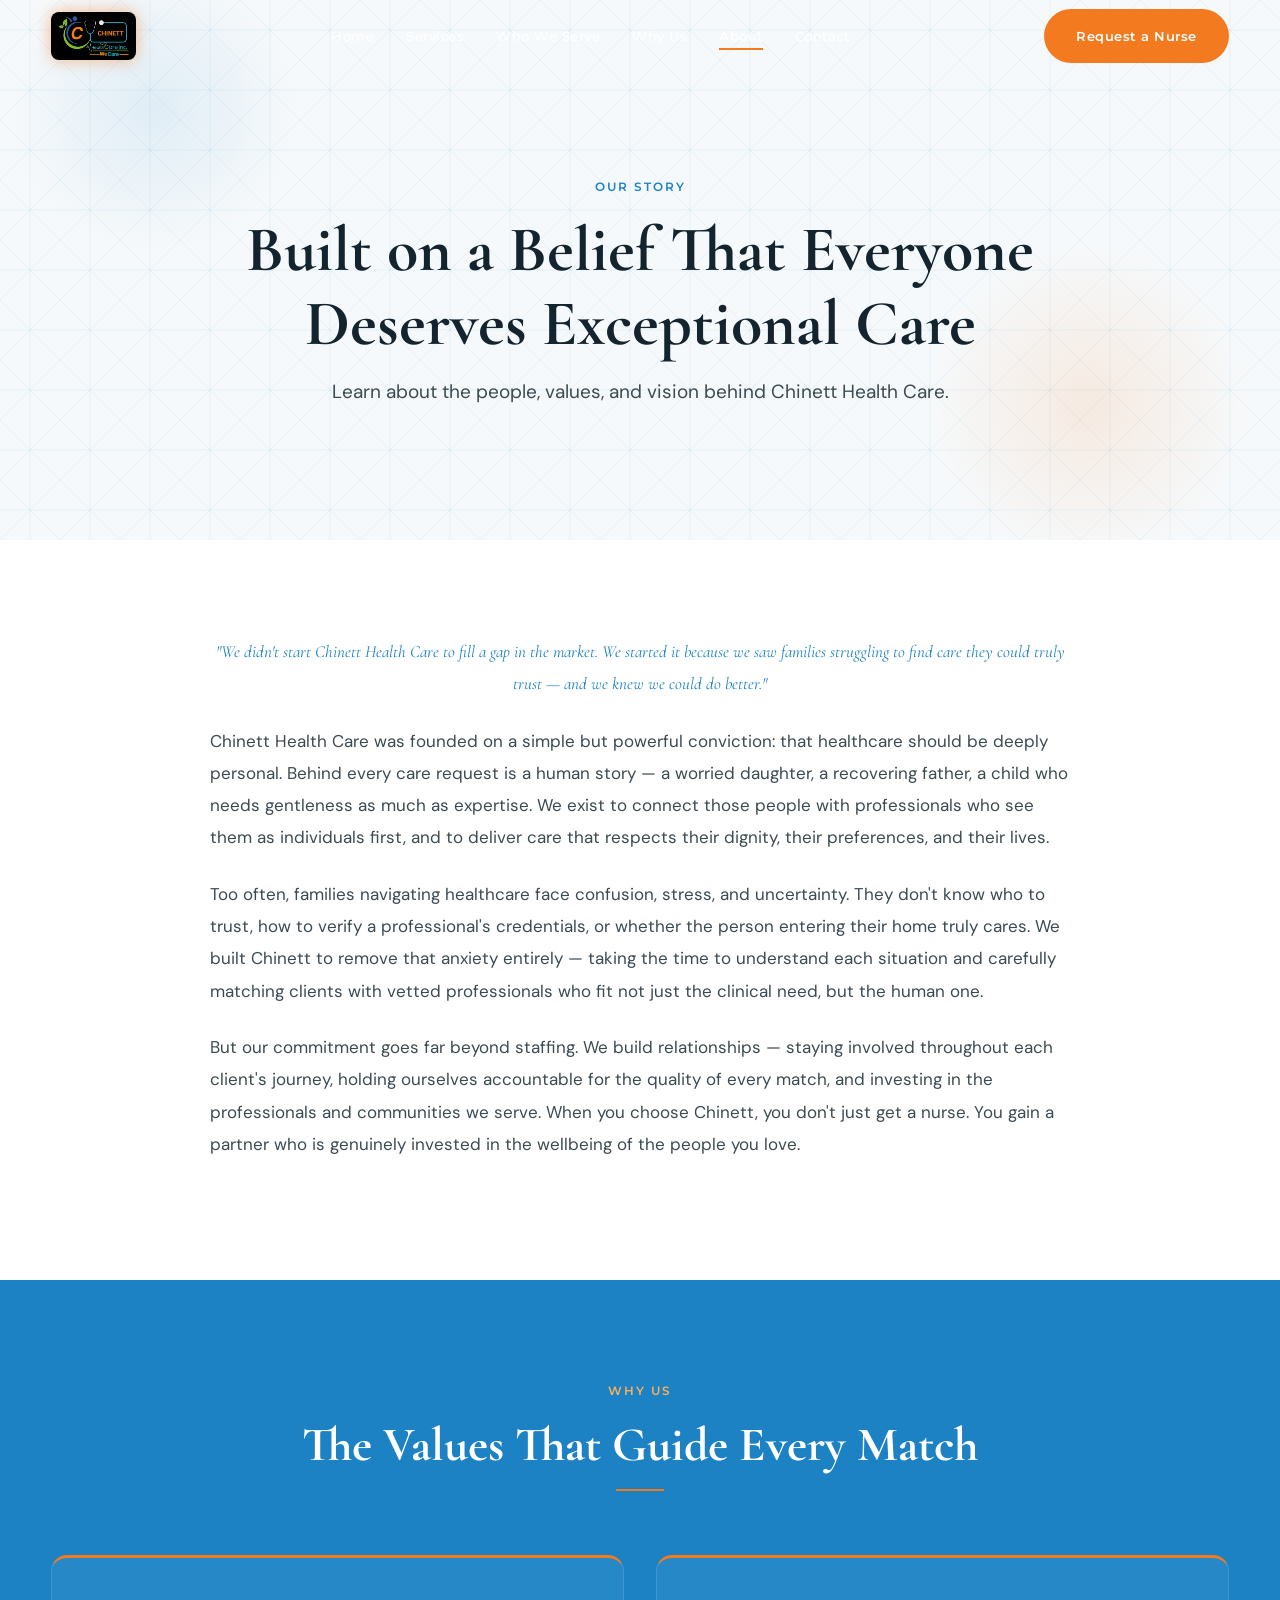
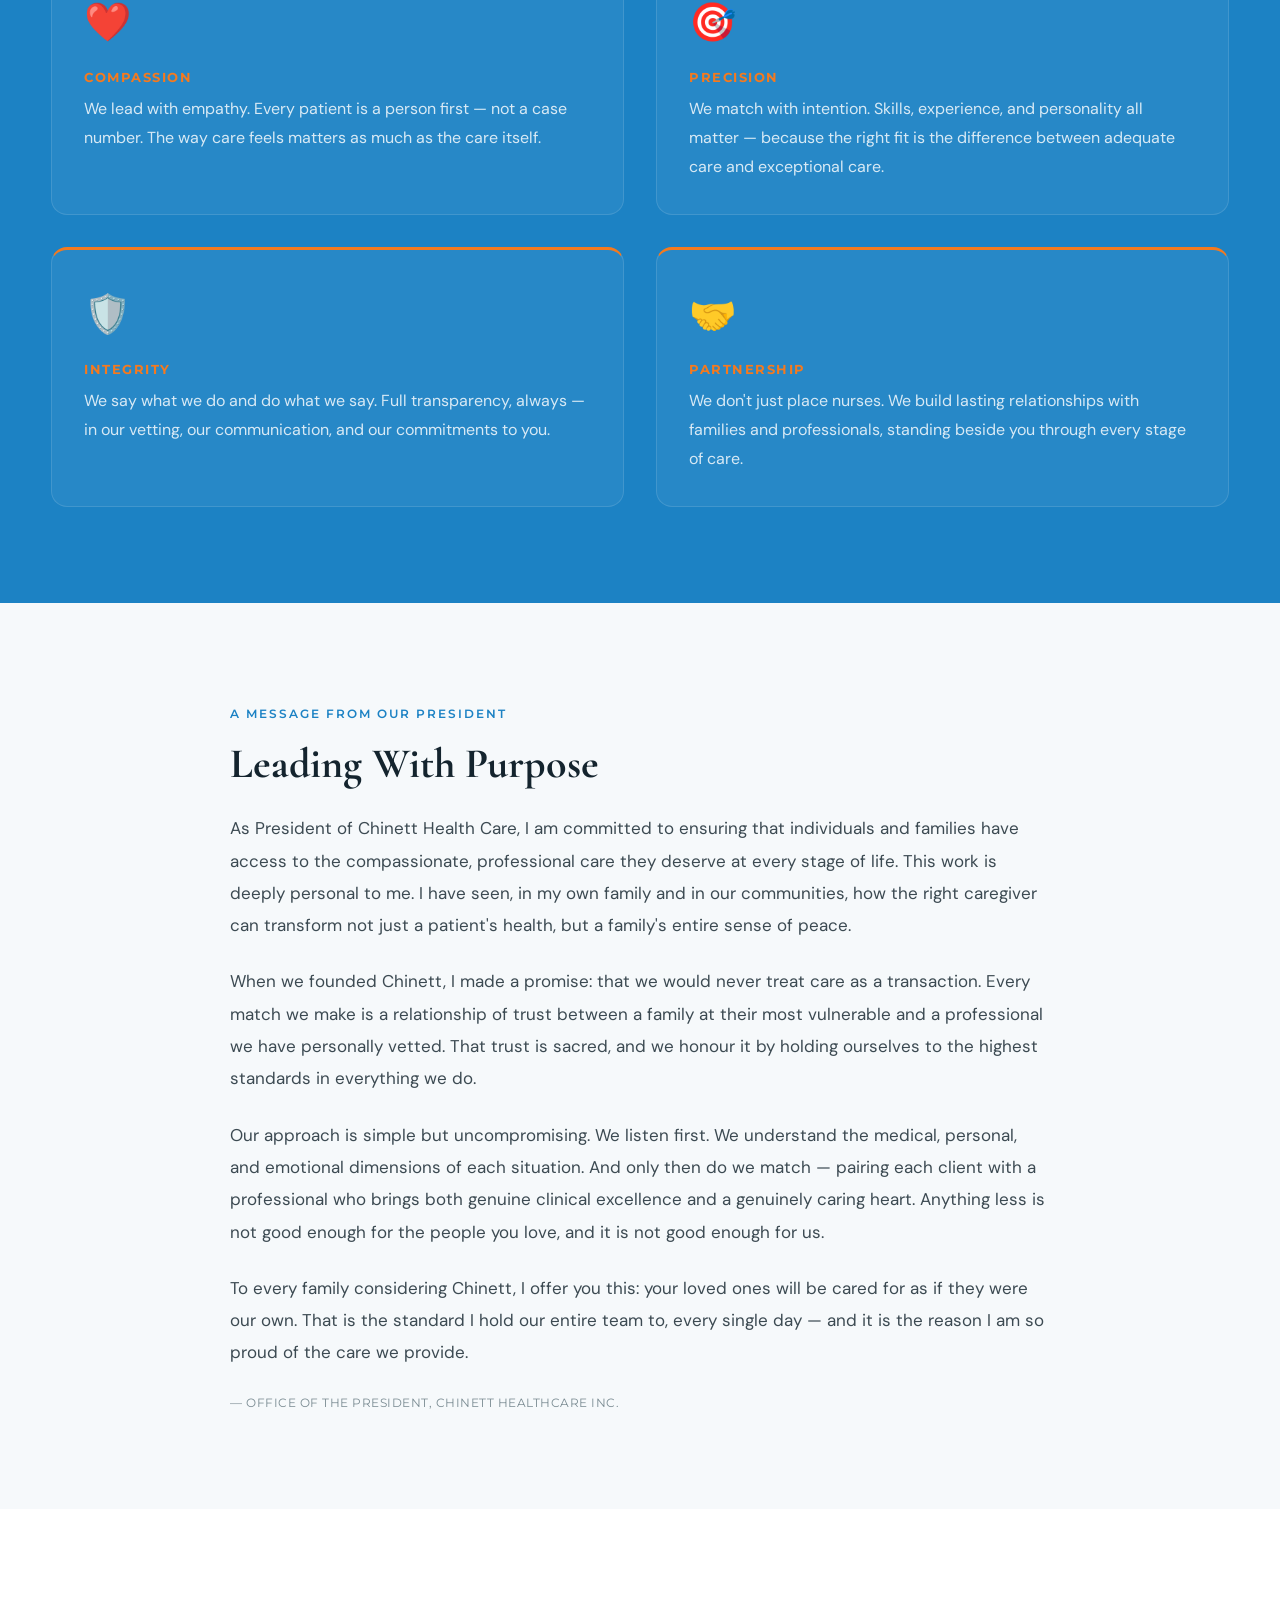
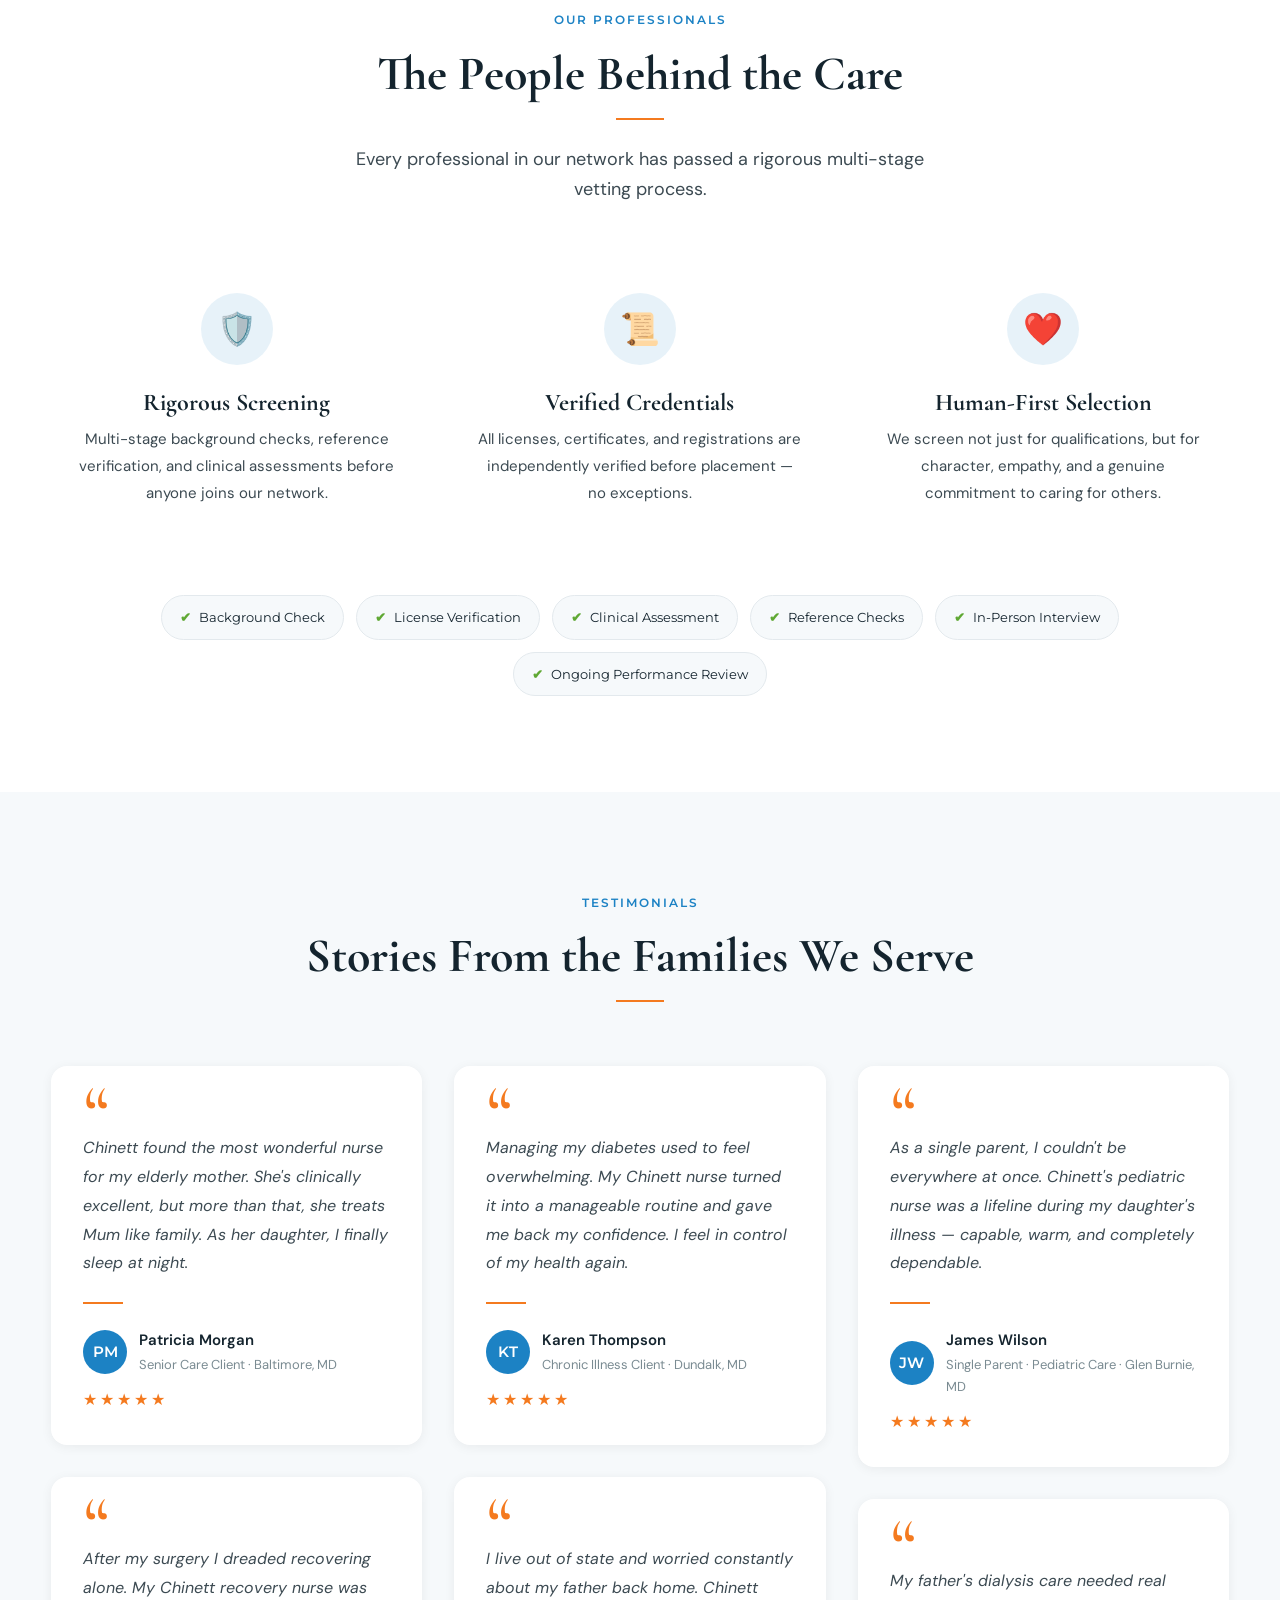
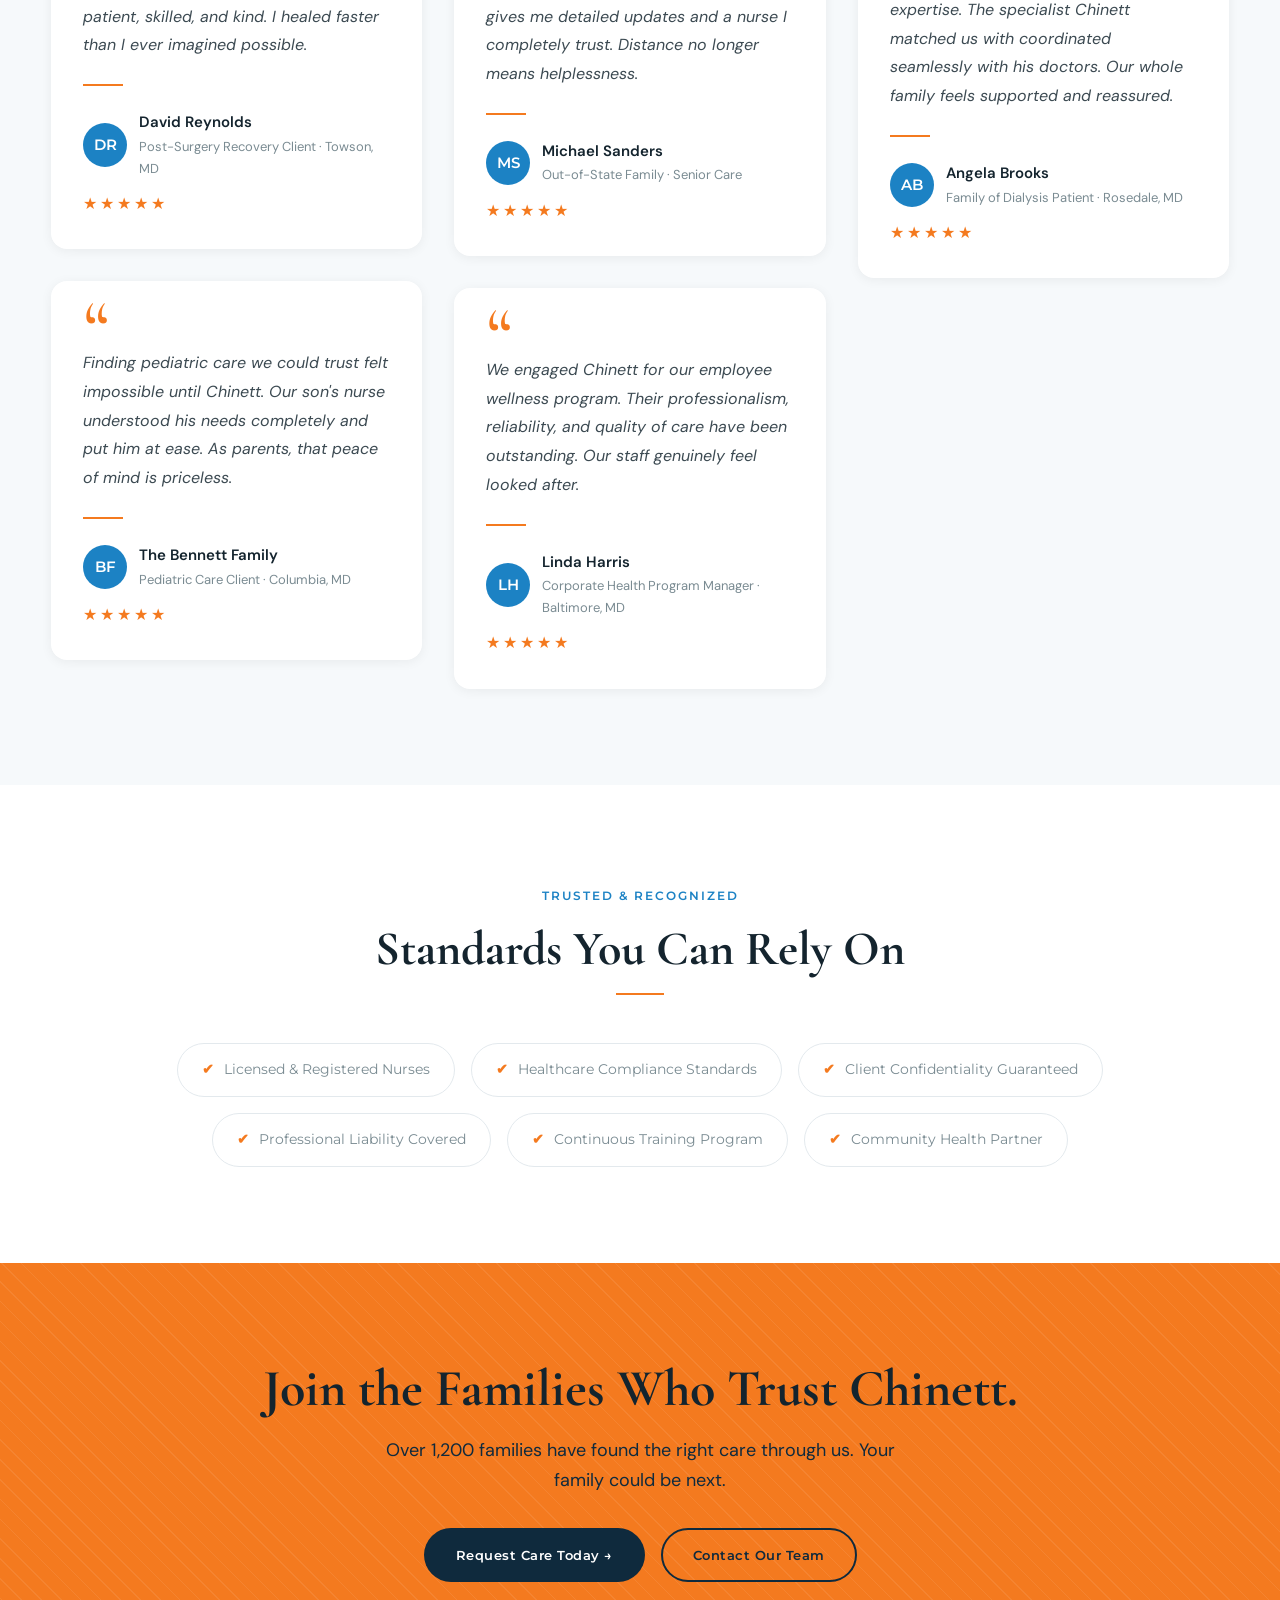
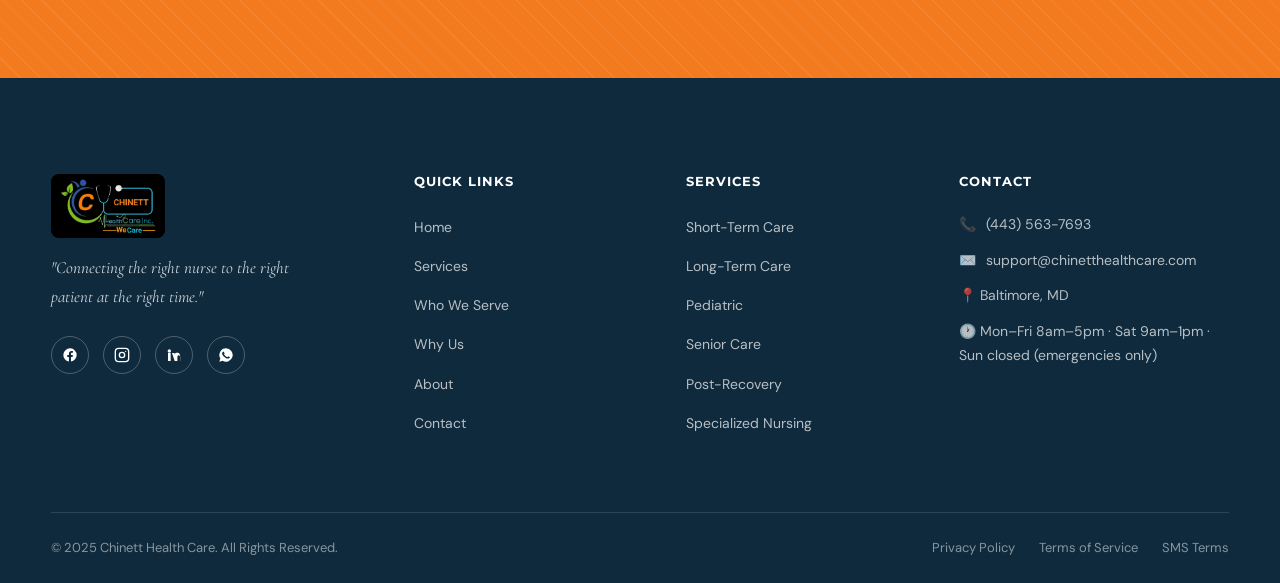
<file: about.html>
<!DOCTYPE html>
<html lang="en">
<head>
  <meta charset="UTF-8" />
  <meta name="viewport" content="width=device-width, initial-scale=1.0" />
  <title>About — Chinett Health Care</title>
  <meta name="description" content="Meet Chinett HealthCare Inc. — our mission, values, leadership, and rigorously vetted nurses serving families across Baltimore and Maryland. Built on a belief that everyone deserves exceptional, compassionate care." />
  <meta name="keywords" content="about Chinett HealthCare, Baltimore home care, vetted nurses, healthcare values, care mission Maryland" />
  <meta name="author" content="Chinett HealthCare Inc." />
  <meta name="robots" content="index, follow" />
  <meta name="theme-color" content="#0F2A3D" />
  <link rel="canonical" href="https://chinetthealthcare.com/about.html" />
  <link rel="manifest" href="site.webmanifest" />
  <meta property="og:type" content="website" />
  <meta property="og:site_name" content="Chinett HealthCare Inc." />
  <meta property="og:title" content="About — Chinett HealthCare Inc." />
  <meta property="og:description" content="Our mission, values, leadership, and rigorously vetted nurses serving Baltimore and Maryland." />
  <meta property="og:url" content="https://chinetthealthcare.com/about.html" />
  <meta property="og:image" content="https://chinetthealthcare.com/chinett-logo.jpeg" />
  <meta name="twitter:card" content="summary_large_image" />
  <meta name="twitter:title" content="About — Chinett HealthCare Inc." />
  <meta name="twitter:description" content="The people, values, and vision behind Chinett HealthCare Inc." />
  <meta name="twitter:image" content="https://chinetthealthcare.com/chinett-logo.jpeg" />

  <link rel="preconnect" href="https://fonts.googleapis.com" />
  <link rel="preconnect" href="https://fonts.gstatic.com" crossorigin />
  <link href="https://fonts.googleapis.com/css2?family=Cormorant+Garamond:ital,wght@0,400;0,600;0,700;1,400;1,600&family=DM+Sans:wght@300;400;500;700&family=Montserrat:wght@500;600;700&display=swap" rel="stylesheet" />
  <link href="https://unpkg.com/aos@2.3.1/dist/aos.css" rel="stylesheet" />
  <link rel="icon" href="favicon.svg" type="image/svg+xml" />
  <link rel="stylesheet" href="styles.css?v=4" />
</head>
<body>

  <a class="skip-link" href="#main">Skip to content</a>

  <!-- ============ NAVBAR ============ -->
  <nav class="navbar">
    <div class="container">
      <a href="index.html" class="logo" aria-label="Chinett HealthCare Inc. — Home">
        <span class="logo-spin">
          <img src="chinett-logo.jpeg" alt="Chinett HealthCare Inc." />
          <img src="chinett-logo.jpeg" alt="" aria-hidden="true" class="logo-back" />
        </span>
      </a>
      <ul class="nav-links">
        <li><a href="index.html">Home</a></li>
        <li><a href="services.html">Services</a></li>
        <li><a href="services.html#who-we-serve">Who We Serve</a></li>
        <li><a href="about.html#why-us">Why Us</a></li>
        <li><a href="about.html" class="active">About</a></li>
        <li><a href="contact.html">Contact</a></li>
      </ul>
      <div class="nav-cta">
        <a href="contact.html#request-form" class="btn btn-primary">Request a Nurse</a>
      </div>
      <button class="hamburger" aria-label="Toggle menu"><span></span><span></span><span></span></button>
    </div>
  </nav>

  <div class="mobile-nav">
    <a href="index.html">Home</a>
    <a href="services.html">Services</a>
    <a href="services.html#who-we-serve">Who We Serve</a>
    <a href="about.html#why-us">Why Us</a>
    <a href="about.html">About</a>
    <a href="contact.html">Contact</a>
    <a href="contact.html#request-form" class="btn btn-primary">Request a Nurse</a>
  </div>

  <!-- ============ PAGE HERO ============ -->
  <header class="page-hero light" id="main">
    <div class="page-hero-bg"></div>
    <div class="page-hero-overlay"></div>
    <div class="container" data-aos="fade-up">
      <span class="section-label">Our Story</span>
      <h1>Built on a Belief That Everyone Deserves Exceptional Care</h1>
      <p>Learn about the people, values, and vision behind Chinett Health Care.</p>
    </div>
  </header>

  <!-- ============ ORIGIN STORY ============ -->
  <section class="section origin">
    <div class="container">
      <p class="origin-statement" data-aos="fade-up">"We didn't start Chinett Health Care to fill a gap in the market. We started it because we saw families struggling to find care they could truly trust — and we knew we could do better."</p>

      <p data-aos="fade-up">Chinett Health Care was founded on a simple but powerful conviction: that healthcare should be deeply personal. Behind every care request is a human story — a worried daughter, a recovering father, a child who needs gentleness as much as expertise. We exist to connect those people with professionals who see them as individuals first, and to deliver care that respects their dignity, their preferences, and their lives.</p>

      <p data-aos="fade-up">Too often, families navigating healthcare face confusion, stress, and uncertainty. They don't know who to trust, how to verify a professional's credentials, or whether the person entering their home truly cares. We built Chinett to remove that anxiety entirely — taking the time to understand each situation and carefully matching clients with vetted professionals who fit not just the clinical need, but the human one.</p>

      <p data-aos="fade-up">But our commitment goes far beyond staffing. We build relationships — staying involved throughout each client's journey, holding ourselves accountable for the quality of every match, and investing in the professionals and communities we serve. When you choose Chinett, you don't just get a nurse. You gain a partner who is genuinely invested in the wellbeing of the people you love.</p>
    </div>
  </section>

  <!-- ============ VALUES ============ -->
  <section class="section values" id="why-us">
    <div class="container text-center">
      <span class="section-label" data-aos="fade-up">Why Us</span>
      <h2 class="section-title" data-aos="fade-up">The Values That Guide Every Match</h2>
      <hr class="divider-gold" />

      <div class="values-grid" style="text-align:left;">
        <div class="value-card" data-aos="fade-up">
          <div class="v-icon">❤️</div>
          <h3>Compassion</h3>
          <p>We lead with empathy. Every patient is a person first — not a case number. The way care feels matters as much as the care itself.</p>
        </div>
        <div class="value-card" data-aos="fade-up" data-aos-delay="60">
          <div class="v-icon">🎯</div>
          <h3>Precision</h3>
          <p>We match with intention. Skills, experience, and personality all matter — because the right fit is the difference between adequate care and exceptional care.</p>
        </div>
        <div class="value-card" data-aos="fade-up" data-aos-delay="120">
          <div class="v-icon">🛡️</div>
          <h3>Integrity</h3>
          <p>We say what we do and do what we say. Full transparency, always — in our vetting, our communication, and our commitments to you.</p>
        </div>
        <div class="value-card" data-aos="fade-up" data-aos-delay="180">
          <div class="v-icon">🤝</div>
          <h3>Partnership</h3>
          <p>We don't just place nurses. We build lasting relationships with families and professionals, standing beside you through every stage of care.</p>
        </div>
      </div>
    </div>
  </section>

  <!-- ============ LEADERSHIP ============ -->
  <section class="section leadership">
    <div class="container">
      <div class="leader-content" data-aos="fade-up">
        <span class="section-label">A Message From Our President</span>
        <h2>Leading With Purpose</h2>
        <p>As President of Chinett Health Care, I am committed to ensuring that individuals and families have access to the compassionate, professional care they deserve at every stage of life. This work is deeply personal to me. I have seen, in my own family and in our communities, how the right caregiver can transform not just a patient's health, but a family's entire sense of peace.</p>
        <p>When we founded Chinett, I made a promise: that we would never treat care as a transaction. Every match we make is a relationship of trust between a family at their most vulnerable and a professional we have personally vetted. That trust is sacred, and we honour it by holding ourselves to the highest standards in everything we do.</p>
        <p>Our approach is simple but uncompromising. We listen first. We understand the medical, personal, and emotional dimensions of each situation. And only then do we match — pairing each client with a professional who brings both genuine clinical excellence and a genuinely caring heart. Anything less is not good enough for the people you love, and it is not good enough for us.</p>
        <p>To every family considering Chinett, I offer you this: your loved ones will be cared for as if they were our own. That is the standard I hold our entire team to, every single day — and it is the reason I am so proud of the care we provide.</p>
        <div class="signature-cred">— Office of the President, Chinett HealthCare Inc.</div>
      </div>
    </div>
  </section>

  <!-- ============ OUR PROFESSIONALS ============ -->
  <section class="section professionals">
    <div class="container text-center">
      <span class="section-label" data-aos="fade-up">Our Professionals</span>
      <h2 class="section-title" data-aos="fade-up">The People Behind the Care</h2>
      <hr class="divider-gold" />
      <p class="section-subtitle" data-aos="fade-up">Every professional in our network has passed a rigorous multi-stage vetting process.</p>

      <div class="prof-grid">
        <div class="prof-col" data-aos="fade-up">
          <div class="p-icon">🛡️</div>
          <h3>Rigorous Screening</h3>
          <p>Multi-stage background checks, reference verification, and clinical assessments before anyone joins our network.</p>
        </div>
        <div class="prof-col" data-aos="fade-up" data-aos-delay="60">
          <div class="p-icon">📜</div>
          <h3>Verified Credentials</h3>
          <p>All licenses, certificates, and registrations are independently verified before placement — no exceptions.</p>
        </div>
        <div class="prof-col" data-aos="fade-up" data-aos-delay="120">
          <div class="p-icon">❤️</div>
          <h3>Human-First Selection</h3>
          <p>We screen not just for qualifications, but for character, empathy, and a genuine commitment to caring for others.</p>
        </div>
      </div>

      <div class="vetting-row" data-aos="fade-up">
        <span class="vstep">Background Check</span>
        <span class="vstep">License Verification</span>
        <span class="vstep">Clinical Assessment</span>
        <span class="vstep">Reference Checks</span>
        <span class="vstep">In-Person Interview</span>
        <span class="vstep">Ongoing Performance Review</span>
      </div>
    </div>
  </section>

  <!-- ============ FULL TESTIMONIALS ============ -->
  <section class="section testimonials-full">
    <div class="container text-center">
      <span class="section-label" data-aos="fade-up">Testimonials</span>
      <h2 class="section-title" data-aos="fade-up">Stories From the Families We Serve</h2>
      <hr class="divider-gold" />

      <div class="tcards" style="text-align:left;">
        <div class="tcard" data-aos="fade-up">
          <span class="tq">&ldquo;</span>
          <p class="ttext">Chinett found the most wonderful nurse for my elderly mother. She's clinically excellent, but more than that, she treats Mum like family. As her daughter, I finally sleep at night.</p>
          <hr class="tdivider" />
          <div class="tmeta"><div class="tavatar">PM</div><div><div class="tname">Patricia Morgan</div><div class="ttype">Senior Care Client · Baltimore, MD</div></div></div>
          <div class="stars" style="color:var(--color-accent)">★★★★★</div>
        </div>

        <div class="tcard" data-aos="fade-up">
          <span class="tq">&ldquo;</span>
          <p class="ttext">After my surgery I dreaded recovering alone. My Chinett recovery nurse was patient, skilled, and kind. I healed faster than I ever imagined possible.</p>
          <hr class="tdivider" />
          <div class="tmeta"><div class="tavatar">DR</div><div><div class="tname">David Reynolds</div><div class="ttype">Post-Surgery Recovery Client · Towson, MD</div></div></div>
          <div class="stars" style="color:var(--color-accent)">★★★★★</div>
        </div>

        <div class="tcard" data-aos="fade-up">
          <span class="tq">&ldquo;</span>
          <p class="ttext">Finding pediatric care we could trust felt impossible until Chinett. Our son's nurse understood his needs completely and put him at ease. As parents, that peace of mind is priceless.</p>
          <hr class="tdivider" />
          <div class="tmeta"><div class="tavatar">BF</div><div><div class="tname">The Bennett Family</div><div class="ttype">Pediatric Care Client · Columbia, MD</div></div></div>
          <div class="stars" style="color:var(--color-accent)">★★★★★</div>
        </div>

        <div class="tcard" data-aos="fade-up">
          <span class="tq">&ldquo;</span>
          <p class="ttext">Managing my diabetes used to feel overwhelming. My Chinett nurse turned it into a manageable routine and gave me back my confidence. I feel in control of my health again.</p>
          <hr class="tdivider" />
          <div class="tmeta"><div class="tavatar">KT</div><div><div class="tname">Karen Thompson</div><div class="ttype">Chronic Illness Client · Dundalk, MD</div></div></div>
          <div class="stars" style="color:var(--color-accent)">★★★★★</div>
        </div>

        <div class="tcard" data-aos="fade-up">
          <span class="tq">&ldquo;</span>
          <p class="ttext">I live out of state and worried constantly about my father back home. Chinett gives me detailed updates and a nurse I completely trust. Distance no longer means helplessness.</p>
          <hr class="tdivider" />
          <div class="tmeta"><div class="tavatar">MS</div><div><div class="tname">Michael Sanders</div><div class="ttype">Out-of-State Family · Senior Care</div></div></div>
          <div class="stars" style="color:var(--color-accent)">★★★★★</div>
        </div>

        <div class="tcard" data-aos="fade-up">
          <span class="tq">&ldquo;</span>
          <p class="ttext">We engaged Chinett for our employee wellness program. Their professionalism, reliability, and quality of care have been outstanding. Our staff genuinely feel looked after.</p>
          <hr class="tdivider" />
          <div class="tmeta"><div class="tavatar">LH</div><div><div class="tname">Linda Harris</div><div class="ttype">Corporate Health Program Manager · Baltimore, MD</div></div></div>
          <div class="stars" style="color:var(--color-accent)">★★★★★</div>
        </div>

        <div class="tcard" data-aos="fade-up">
          <span class="tq">&ldquo;</span>
          <p class="ttext">As a single parent, I couldn't be everywhere at once. Chinett's pediatric nurse was a lifeline during my daughter's illness — capable, warm, and completely dependable.</p>
          <hr class="tdivider" />
          <div class="tmeta"><div class="tavatar">JW</div><div><div class="tname">James Wilson</div><div class="ttype">Single Parent · Pediatric Care · Glen Burnie, MD</div></div></div>
          <div class="stars" style="color:var(--color-accent)">★★★★★</div>
        </div>

        <div class="tcard" data-aos="fade-up">
          <span class="tq">&ldquo;</span>
          <p class="ttext">My father's dialysis care needed real expertise. The specialist Chinett matched us with coordinated seamlessly with his doctors. Our whole family feels supported and reassured.</p>
          <hr class="tdivider" />
          <div class="tmeta"><div class="tavatar">AB</div><div><div class="tname">Angela Brooks</div><div class="ttype">Family of Dialysis Patient · Rosedale, MD</div></div></div>
          <div class="stars" style="color:var(--color-accent)">★★★★★</div>
        </div>
      </div>
    </div>
  </section>

  <!-- ============ TRUST BADGES ============ -->
  <section class="section trust">
    <div class="container text-center">
      <span class="section-label" data-aos="fade-up">Trusted &amp; Recognized</span>
      <h2 class="section-title" data-aos="fade-up">Standards You Can Rely On</h2>
      <hr class="divider-gold" />

      <div class="trust-row">
        <span class="trust-badge" data-aos="fade-up">Licensed &amp; Registered Nurses</span>
        <span class="trust-badge" data-aos="fade-up">Healthcare Compliance Standards</span>
        <span class="trust-badge" data-aos="fade-up">Client Confidentiality Guaranteed</span>
        <span class="trust-badge" data-aos="fade-up">Professional Liability Covered</span>
        <span class="trust-badge" data-aos="fade-up">Continuous Training Program</span>
        <span class="trust-badge" data-aos="fade-up">Community Health Partner</span>
      </div>
    </div>
  </section>

  <!-- ============ CTA BANNER ============ -->
  <section class="cta-banner">
    <div class="container" data-aos="fade-up">
      <h2>Join the Families Who Trust Chinett.</h2>
      <p>Over 1,200 families have found the right care through us. Your family could be next.</p>
      <div class="btn-row">
        <a href="contact.html#request-form" class="btn btn-teal-fill">Request Care Today →</a>
        <a href="contact.html" class="btn btn-teal-outline">Contact Our Team</a>
      </div>
    </div>
  </section>

  <!-- ============ FOOTER ============ -->
  <footer class="footer">
    <div class="container">
      <div class="footer-grid">
        <div>
          <img class="footer-logo-img" src="chinett-logo.jpeg" alt="Chinett HealthCare Inc." />
          <p class="footer-tagline">"Connecting the right nurse to the right patient at the right time."</p>
          <div class="social">
            <a href="#" aria-label="Facebook"><svg viewBox="0 0 24 24" fill="currentColor"><path d="M22 12a10 10 0 1 0-11.6 9.9v-7H7.9V12h2.5V9.8c0-2.5 1.5-3.9 3.8-3.9 1.1 0 2.2.2 2.2.2v2.5h-1.3c-1.2 0-1.6.8-1.6 1.6V12h2.8l-.4 2.9h-2.4v7A10 10 0 0 0 22 12z"/></svg></a>
            <a href="#" aria-label="Instagram"><svg viewBox="0 0 24 24" fill="none" stroke="currentColor" stroke-width="2"><rect x="2" y="2" width="20" height="20" rx="5"/><circle cx="12" cy="12" r="4"/><circle cx="17.5" cy="6.5" r="1" fill="currentColor" stroke="none"/></svg></a>
            <a href="#" aria-label="LinkedIn"><svg viewBox="0 0 24 24" fill="currentColor"><path d="M4.98 3.5A2.5 2.5 0 1 0 5 8.5a2.5 2.5 0 0 0-.02-5zM3 9h4v12H3zM9 9h3.8v1.7h.1c.5-.9 1.8-1.9 3.7-1.9 4 0 4.7 2.6 4.7 6V21H21v-5.5c0-1.3 0-3-1.8-3s-2.1 1.4-2.1 2.9V21H13z"/></svg></a>
            <a href="#" aria-label="WhatsApp"><svg viewBox="0 0 24 24" fill="currentColor"><path d="M12 2a10 10 0 0 0-8.5 15.2L2 22l4.9-1.4A10 10 0 1 0 12 2zm5.3 14.2c-.2.6-1.3 1.2-1.8 1.2-.5.1-1 .1-1.7-.1-.4-.1-1-.3-1.6-.6-2.9-1.2-4.7-4.1-4.9-4.3-.1-.2-1.1-1.5-1.1-2.8 0-1.3.7-2 .9-2.2.2-.3.5-.3.7-.3h.5c.2 0 .4 0 .6.5l.8 1.9c.1.2.1.4 0 .5l-.4.6c-.2.2-.3.4-.1.7.2.3.9 1.4 1.9 2.3 1.3 1.1 2.3 1.4 2.6 1.6.3.1.5.1.6-.1l.7-.9c.2-.2.4-.2.6-.1l1.8.9c.3.1.4.2.5.3.1.2.1.7-.1 1.3z"/></svg></a>
          </div>
        </div>
        <div>
          <h4>Quick Links</h4>
          <ul>
            <li><a href="index.html">Home</a></li>
            <li><a href="services.html">Services</a></li>
            <li><a href="services.html#who-we-serve">Who We Serve</a></li>
            <li><a href="about.html#why-us">Why Us</a></li>
            <li><a href="about.html">About</a></li>
            <li><a href="contact.html">Contact</a></li>
          </ul>
        </div>
        <div>
          <h4>Services</h4>
          <ul>
            <li><a href="services.html#short-term">Short-Term Care</a></li>
            <li><a href="services.html#long-term">Long-Term Care</a></li>
            <li><a href="services.html#pediatric">Pediatric</a></li>
            <li><a href="services.html#senior">Senior Care</a></li>
            <li><a href="services.html#recovery">Post-Recovery</a></li>
            <li><a href="services.html#specialized">Specialized Nursing</a></li>
          </ul>
        </div>
        <div>
          <h4>Contact</h4>
          <ul class="footer-contact">
            <li>📞 <a href="tel:+14435637693">(443) 563-7693</a></li>
            <li>✉️ <a href="mailto:support@chinetthealthcare.com">support@chinetthealthcare.com</a></li>
            <li>📍 Baltimore, MD</li>
            <li>🕐 Mon–Fri 8am–5pm · Sat 9am–1pm · Sun closed (emergencies only)</li>
          </ul>
        </div>
      </div>
      <div class="footer-bottom">
        <span>© 2025 Chinett Health Care. All Rights Reserved.</span>
        <div class="footer-bottom-links">
          <a href="privacy.html">Privacy Policy</a>
          <a href="terms.html">Terms of Service</a>
          <a href="terms.html#sms">SMS Terms</a>
        </div>
      </div>
    </div>
  </footer>

  <script src="https://unpkg.com/aos@2.3.1/dist/aos.js"></script>
  <script src="scripts.js?v=5"></script>
</body>
</html>
</file>
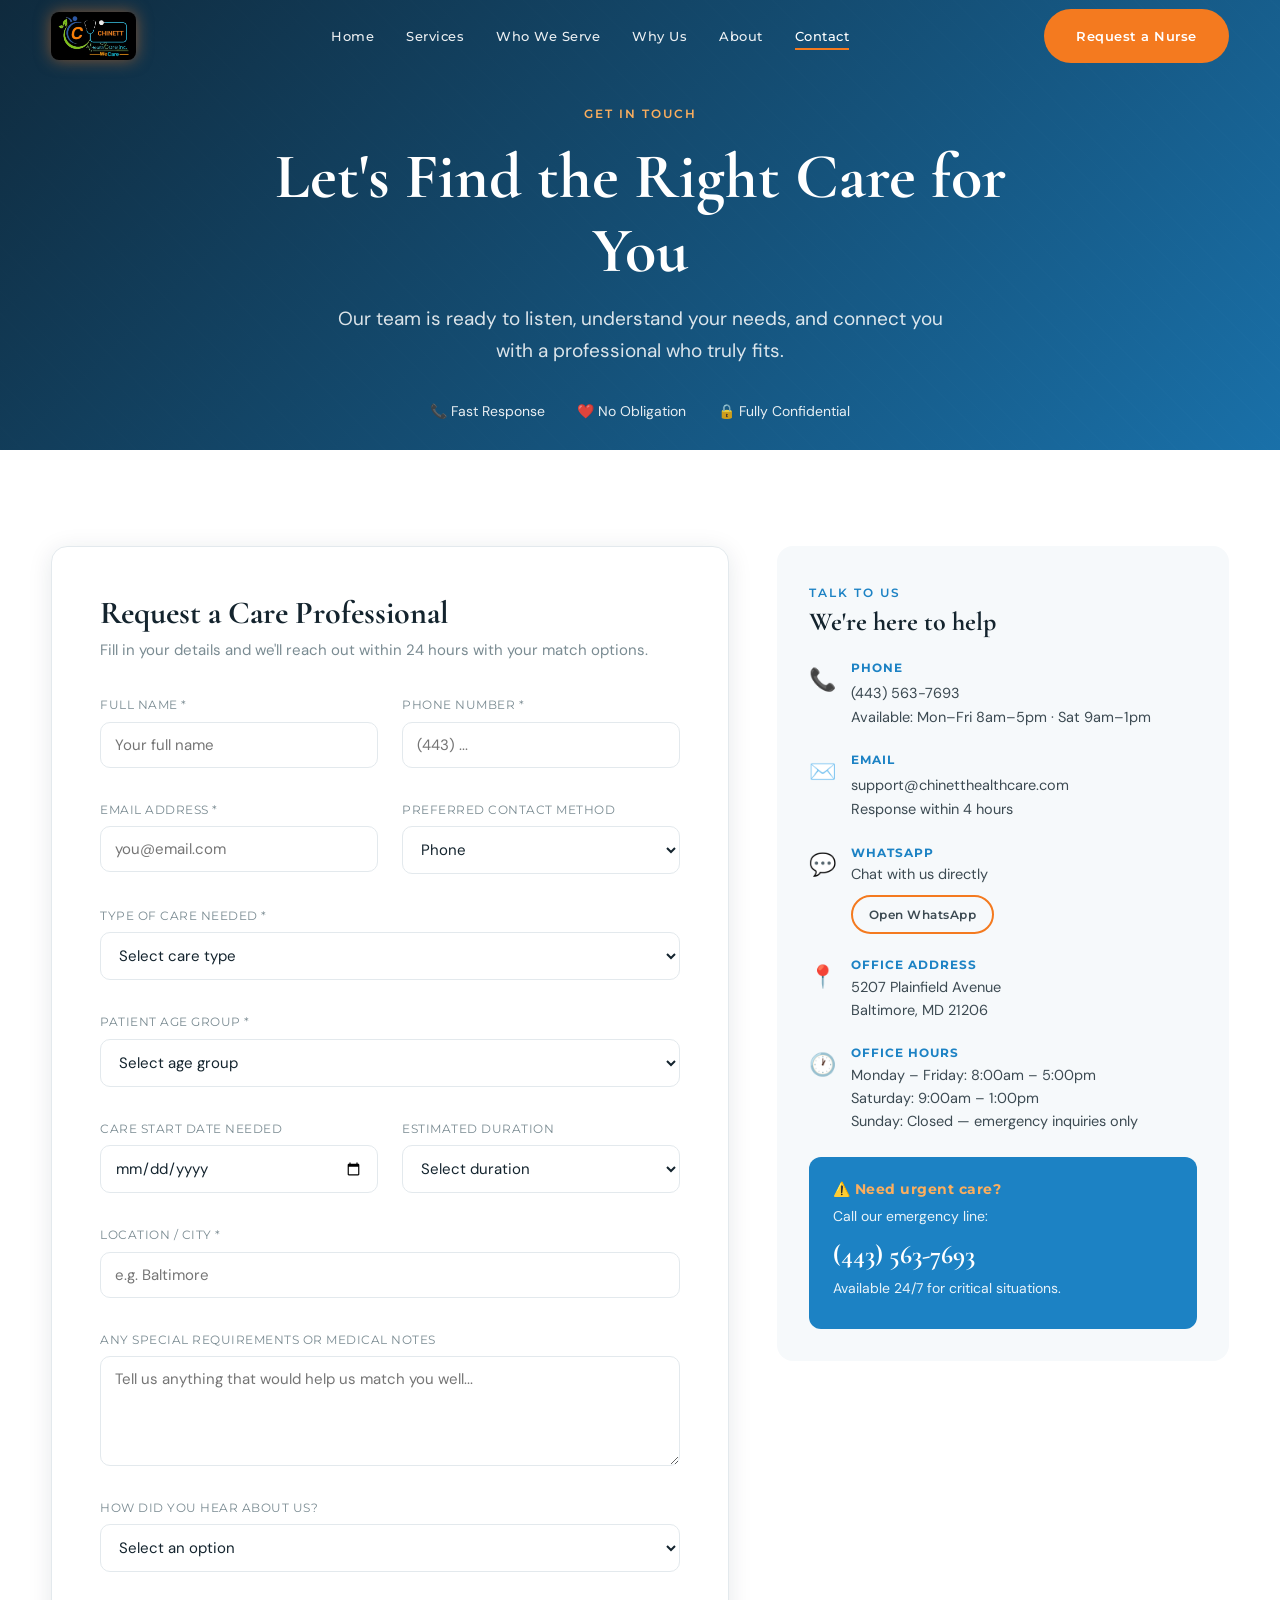
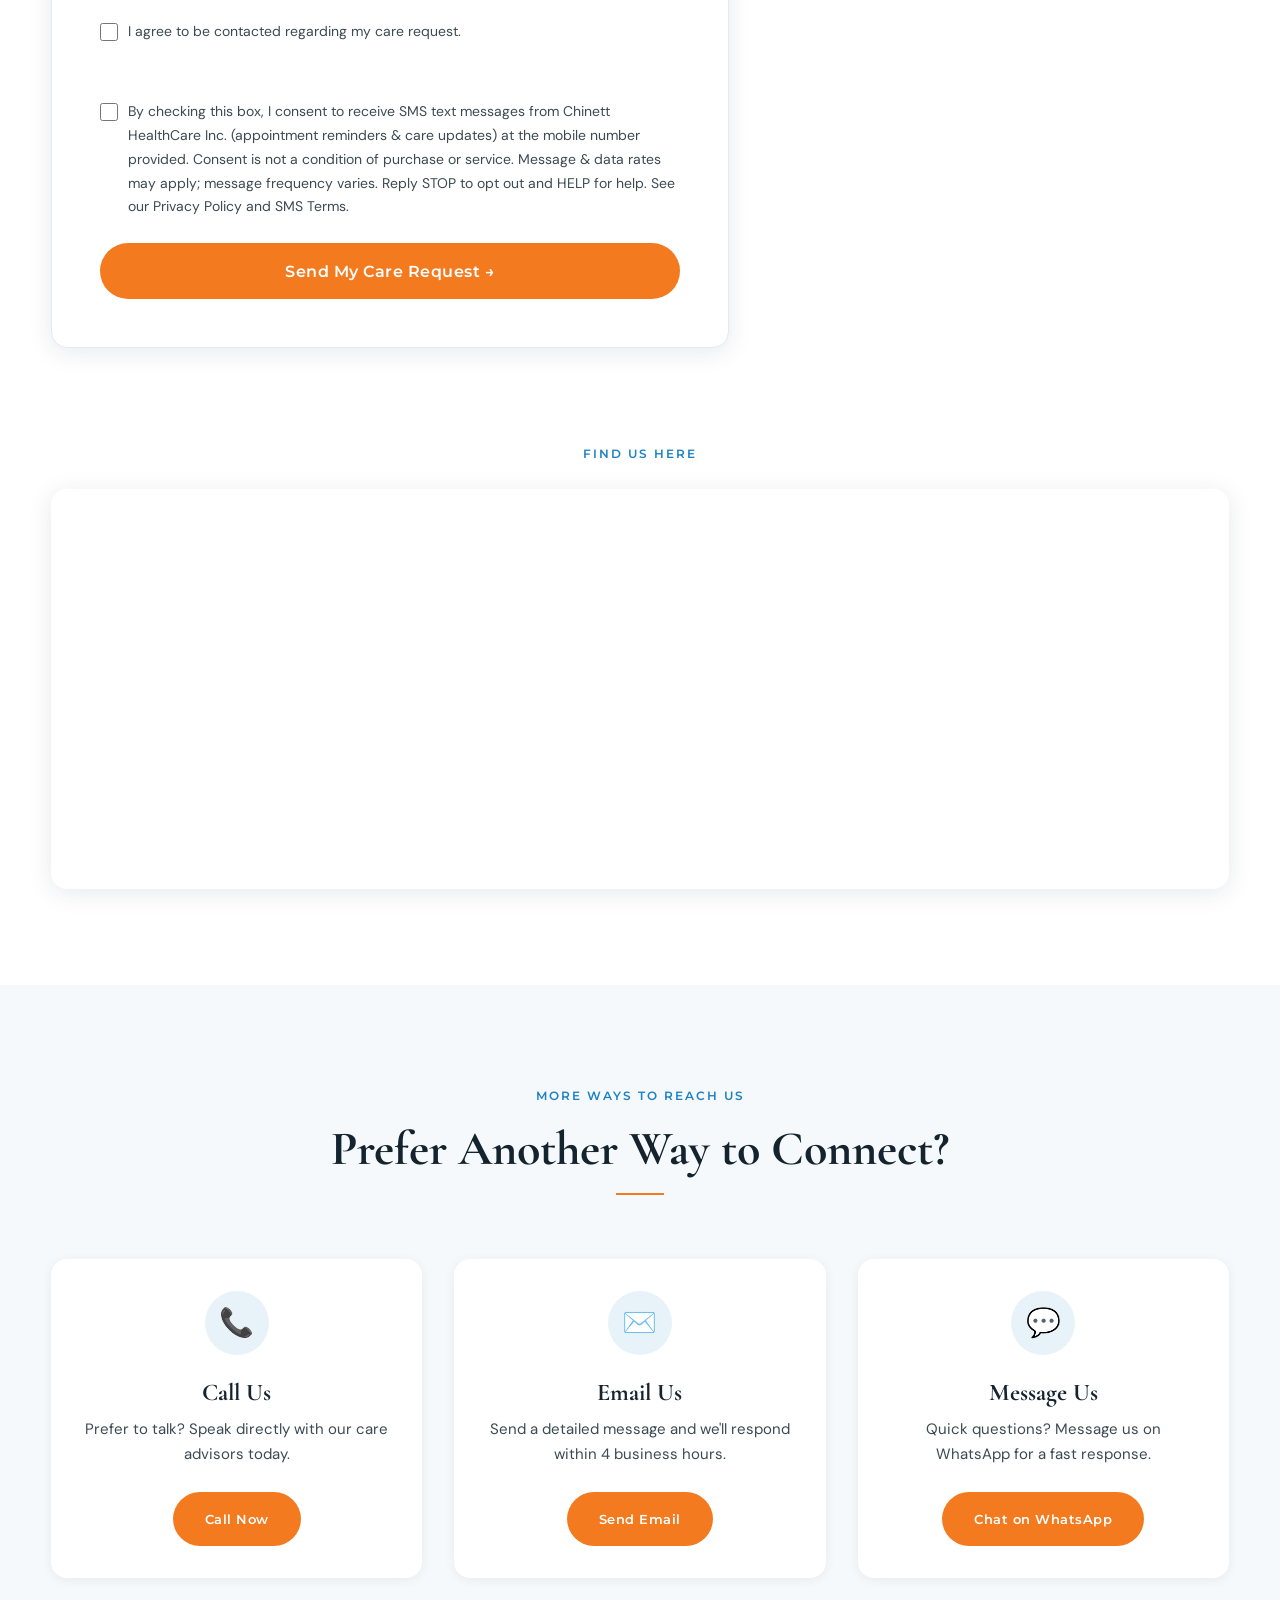
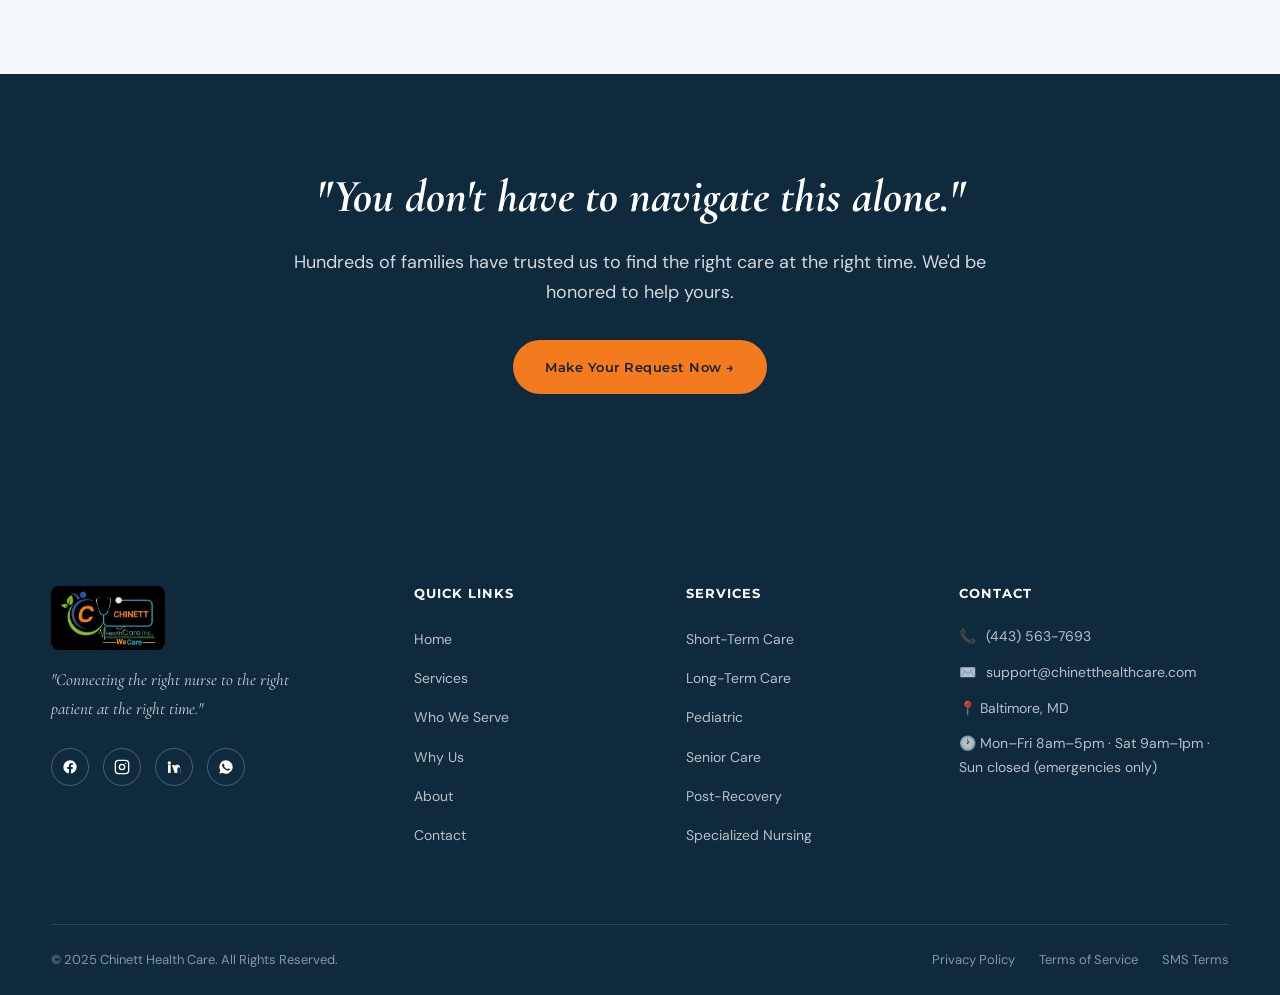
<file: contact.html>
<!DOCTYPE html>
<html lang="en">
<head>
  <meta charset="UTF-8" />
  <meta name="viewport" content="width=device-width, initial-scale=1.0" />
  <title>Contact — Chinett Health Care</title>
  <meta name="description" content="Contact Chinett HealthCare Inc. in Baltimore, MD. Request a verified nurse, call (443) 563-7693, email, or message us on WhatsApp. Office hours Mon–Fri 8am–5pm, Sat 9am–1pm. We respond within 24 hours — confidential, no obligation." />
  <meta name="keywords" content="contact Chinett HealthCare, request a nurse Baltimore, home care contact Maryland, hire a nurse, care professional" />
  <meta name="author" content="Chinett HealthCare Inc." />
  <meta name="robots" content="index, follow" />
  <meta name="theme-color" content="#0F2A3D" />
  <link rel="canonical" href="https://chinetthealthcare.com/contact.html" />
  <link rel="manifest" href="site.webmanifest" />
  <meta property="og:type" content="website" />
  <meta property="og:site_name" content="Chinett HealthCare Inc." />
  <meta property="og:title" content="Contact — Chinett HealthCare Inc." />
  <meta property="og:description" content="Request a verified nurse in Baltimore, MD. Call (443) 563-7693 or send a message — we respond within 24 hours." />
  <meta property="og:url" content="https://chinetthealthcare.com/contact.html" />
  <meta property="og:image" content="https://chinetthealthcare.com/chinett-logo.jpeg" />
  <meta name="twitter:card" content="summary_large_image" />
  <meta name="twitter:title" content="Contact — Chinett HealthCare Inc." />
  <meta name="twitter:description" content="Request a verified nurse in Baltimore, MD — confidential, no obligation." />
  <meta name="twitter:image" content="https://chinetthealthcare.com/chinett-logo.jpeg" />

  <link rel="preconnect" href="https://fonts.googleapis.com" />
  <link rel="preconnect" href="https://fonts.gstatic.com" crossorigin />
  <link href="https://fonts.googleapis.com/css2?family=Cormorant+Garamond:ital,wght@0,400;0,600;0,700;1,400;1,600&family=DM+Sans:wght@300;400;500;700&family=Montserrat:wght@500;600;700&display=swap" rel="stylesheet" />
  <link href="https://unpkg.com/aos@2.3.1/dist/aos.css" rel="stylesheet" />
  <link rel="icon" href="favicon.svg" type="image/svg+xml" />
  <link rel="stylesheet" href="styles.css?v=4" />
</head>
<body>

  <a class="skip-link" href="#main">Skip to content</a>

  <!-- ============ NAVBAR ============ -->
  <nav class="navbar">
    <div class="container">
      <a href="index.html" class="logo" aria-label="Chinett HealthCare Inc. — Home">
        <span class="logo-spin">
          <img src="chinett-logo.jpeg" alt="Chinett HealthCare Inc." />
          <img src="chinett-logo.jpeg" alt="" aria-hidden="true" class="logo-back" />
        </span>
      </a>
      <ul class="nav-links">
        <li><a href="index.html">Home</a></li>
        <li><a href="services.html">Services</a></li>
        <li><a href="services.html#who-we-serve">Who We Serve</a></li>
        <li><a href="about.html#why-us">Why Us</a></li>
        <li><a href="about.html">About</a></li>
        <li><a href="contact.html" class="active">Contact</a></li>
      </ul>
      <div class="nav-cta">
        <a href="contact.html#request-form" class="btn btn-primary">Request a Nurse</a>
      </div>
      <button class="hamburger" aria-label="Toggle menu"><span></span><span></span><span></span></button>
    </div>
  </nav>

  <div class="mobile-nav">
    <a href="index.html">Home</a>
    <a href="services.html">Services</a>
    <a href="services.html#who-we-serve">Who We Serve</a>
    <a href="about.html#why-us">Why Us</a>
    <a href="about.html">About</a>
    <a href="contact.html">Contact</a>
    <a href="contact.html#request-form" class="btn btn-primary">Request a Nurse</a>
  </div>

  <!-- ============ PAGE HERO (50vh) ============ -->
  <header class="page-hero" id="main" style="min-height:50vh;">
    <div class="page-hero-bg"></div>
    <div class="page-hero-overlay"></div>
    <div class="container" data-aos="fade-up">
      <span class="section-label" style="color:var(--color-accent-light)">Get In Touch</span>
      <h1>Let's Find the Right Care for You</h1>
      <p>Our team is ready to listen, understand your needs, and connect you with a professional who truly fits.</p>
      <div class="hero-trust-strip">
        <span>📞 Fast Response</span>
        <span>❤️ No Obligation</span>
        <span>🔒 Fully Confidential</span>
      </div>
    </div>
  </header>

  <!-- ============ CONTACT SPLIT ============ -->
  <section class="section contact-split" id="request-form">
    <div class="container">

      <!-- LEFT: FORM -->
      <div data-aos="fade-up">
        <form class="form-card" id="care-form" novalidate>
          <h2>Request a Care Professional</h2>
          <p class="form-sub">Fill in your details and we'll reach out within 24 hours with your match options.</p>

          <div class="form-grid">
            <div class="form-field">
              <label for="full-name">Full Name *</label>
              <input id="full-name" type="text" placeholder="Your full name" required />
              <span class="err-msg">Please enter your name.</span>
            </div>
            <div class="form-field">
              <label for="phone">Phone Number *</label>
              <input id="phone" type="tel" placeholder="(443) ..." required />
              <span class="err-msg">Please enter your phone number.</span>
            </div>
            <div class="form-field">
              <label for="email">Email Address *</label>
              <input id="email" type="email" placeholder="you@email.com" required />
              <span class="err-msg">Please enter a valid email.</span>
            </div>
            <div class="form-field">
              <label for="contact-method">Preferred Contact Method</label>
              <select id="contact-method">
                <option>Phone</option>
                <option>Email</option>
                <option>WhatsApp</option>
              </select>
            </div>

            <div class="form-field full">
              <label for="care-type">Type of Care Needed *</label>
              <select id="care-type" required>
                <option value="" disabled selected>Select care type</option>
                <option>Short-Term Care Support</option>
                <option>Long-Term Home Care</option>
                <option>Pediatric Care</option>
                <option>Senior Care</option>
                <option>Post-Hospital Recovery</option>
                <option>Specialized Nursing</option>
                <option>Not Sure — Help Me Decide</option>
              </select>
              <span class="err-msg">Please select a care type.</span>
            </div>

            <div class="form-field full">
              <label for="age-group">Patient Age Group *</label>
              <select id="age-group" required>
                <option value="" disabled selected>Select age group</option>
                <option>Infant (0–2 years)</option>
                <option>Child (3–12 years)</option>
                <option>Teenager (13–17)</option>
                <option>Adult (18–60)</option>
                <option>Senior (60+)</option>
              </select>
              <span class="err-msg">Please select an age group.</span>
            </div>

            <div class="form-field">
              <label for="start-date">Care Start Date Needed</label>
              <input id="start-date" type="date" />
            </div>
            <div class="form-field">
              <label for="duration">Estimated Duration</label>
              <select id="duration">
                <option value="" disabled selected>Select duration</option>
                <option>1–2 weeks</option>
                <option>1 month</option>
                <option>3+ months</option>
                <option>Ongoing</option>
              </select>
            </div>

            <div class="form-field full">
              <label for="location">Location / City *</label>
              <input id="location" type="text" placeholder="e.g. Baltimore" required />
              <span class="err-msg">Please enter your location.</span>
            </div>

            <div class="form-field full">
              <label for="notes">Any Special Requirements or Medical Notes</label>
              <textarea id="notes" rows="4" placeholder="Tell us anything that would help us match you well..."></textarea>
            </div>

            <div class="form-field full">
              <label for="hear">How Did You Hear About Us?</label>
              <select id="hear">
                <option value="" disabled selected>Select an option</option>
                <option>Google Search</option>
                <option>Social Media</option>
                <option>Referral</option>
                <option>Healthcare Provider</option>
                <option>Other</option>
              </select>
            </div>

            <div class="form-consent">
              <input id="consent" type="checkbox" required />
              <label for="consent">I agree to be contacted regarding my care request.</label>
            </div>
            <div class="form-consent">
              <input id="sms-consent" type="checkbox" />
              <label for="sms-consent">By checking this box, I consent to receive SMS text messages from Chinett HealthCare Inc. (appointment reminders &amp; care updates) at the mobile number provided. Consent is not a condition of purchase or service. Message &amp; data rates may apply; message frequency varies. Reply STOP to opt out and HELP for help. See our <a href="privacy.html">Privacy Policy</a> and <a href="terms.html#sms">SMS Terms</a>.</label>
            </div>
          </div>

          <button type="submit" class="btn btn-primary btn-submit">Send My Care Request →</button>
        </form>

        <!-- SUCCESS STATE -->
        <div class="form-card form-success" id="form-success" style="margin-top:0;">
          <div class="check">✔</div>
          <h2>Thank You, <span data-name>there</span>!</h2>
          <p>Your request has been received. Our team will contact you within 24 hours to discuss your care options.</p>
        </div>
      </div>

      <!-- RIGHT: INFO PANEL -->
      <aside class="info-panel" data-aos="fade-up" data-aos-delay="120">
        <span class="section-label">Talk to Us</span>
        <h3>We're here to help</h3>

        <div class="info-card">
          <span class="ic">📞</span>
          <div>
            <h4>Phone</h4>
            <a href="tel:+14435637693">(443) 563-7693</a>
            <p>Available: Mon–Fri 8am–5pm · Sat 9am–1pm</p>
          </div>
        </div>

        <div class="info-card">
          <span class="ic">✉️</span>
          <div>
            <h4>Email</h4>
            <a href="mailto:support@chinetthealthcare.com">support@chinetthealthcare.com</a>
            <p>Response within 4 hours</p>
          </div>
        </div>

        <div class="info-card">
          <span class="ic">💬</span>
          <div>
            <h4>WhatsApp</h4>
            <p>Chat with us directly</p>
            <a href="https://wa.me/14435637693" target="_blank" rel="noopener" class="btn btn-secondary wa-btn">Open WhatsApp</a>
          </div>
        </div>

        <div class="info-card">
          <span class="ic">📍</span>
          <div>
            <h4>Office Address</h4>
            <p>5207 Plainfield Avenue<br>Baltimore, MD 21206</p>
          </div>
        </div>

        <div class="info-card">
          <span class="ic">🕐</span>
          <div>
            <h4>Office Hours</h4>
            <p>Monday – Friday: 8:00am – 5:00pm<br>Saturday: 9:00am – 1:00pm<br>Sunday: Closed — emergency inquiries only</p>
          </div>
        </div>

        <div class="emergency-box">
          <h4>⚠️ Need urgent care?</h4>
          <p>Call our emergency line:</p>
          <div class="enum"><a href="tel:+14435637693">(443) 563-7693</a></div>
          <p>Available 24/7 for critical situations.</p>
        </div>
      </aside>

    </div>
  </section>

  <!-- ============ MAP ============ -->
  <section class="map-section">
    <div class="container">
      <span class="section-label">Find Us Here</span>
      <div class="map-wrap" data-aos="fade-up">
        <iframe
          src="https://www.google.com/maps?q=5207+Plainfield+Avenue,+Baltimore,+MD+21206&output=embed"
          loading="lazy" referrerpolicy="no-referrer-when-downgrade"
          title="Chinett Health Care location"></iframe>
      </div>
    </div>
  </section>

  <!-- ============ ALTERNATIVE CONTACT ============ -->
  <section class="section alt-contact">
    <div class="container text-center">
      <span class="section-label" data-aos="fade-up">More Ways to Reach Us</span>
      <h2 class="section-title" data-aos="fade-up">Prefer Another Way to Connect?</h2>
      <hr class="divider-gold" />

      <div class="alt-grid">
        <div class="alt-card" data-aos="fade-up">
          <div class="a-icon">📞</div>
          <h3>Call Us</h3>
          <p>Prefer to talk? Speak directly with our care advisors today.</p>
          <a href="tel:+14435637693" class="btn btn-primary">Call Now</a>
        </div>
        <div class="alt-card" data-aos="fade-up" data-aos-delay="60">
          <div class="a-icon">✉️</div>
          <h3>Email Us</h3>
          <p>Send a detailed message and we'll respond within 4 business hours.</p>
          <a href="mailto:support@chinetthealthcare.com" class="btn btn-primary">Send Email</a>
        </div>
        <div class="alt-card" data-aos="fade-up" data-aos-delay="120">
          <div class="a-icon">💬</div>
          <h3>Message Us</h3>
          <p>Quick questions? Message us on WhatsApp for a fast response.</p>
          <a href="https://wa.me/14435637693" target="_blank" rel="noopener" class="btn btn-primary">Chat on WhatsApp</a>
        </div>
      </div>
    </div>
  </section>

  <!-- ============ FINAL REASSURANCE ============ -->
  <section class="section reassurance" id="phone">
    <div class="container" data-aos="fade-up">
      <h2>"You don't have to navigate this alone."</h2>
      <p>Hundreds of families have trusted us to find the right care at the right time. We'd be honored to help yours.</p>
      <a href="#request-form" class="btn btn-gold">Make Your Request Now →</a>
    </div>
  </section>

  <!-- ============ FOOTER ============ -->
  <footer class="footer">
    <div class="container">
      <div class="footer-grid">
        <div>
          <img class="footer-logo-img" src="chinett-logo.jpeg" alt="Chinett HealthCare Inc." />
          <p class="footer-tagline">"Connecting the right nurse to the right patient at the right time."</p>
          <div class="social">
            <a href="#" aria-label="Facebook"><svg viewBox="0 0 24 24" fill="currentColor"><path d="M22 12a10 10 0 1 0-11.6 9.9v-7H7.9V12h2.5V9.8c0-2.5 1.5-3.9 3.8-3.9 1.1 0 2.2.2 2.2.2v2.5h-1.3c-1.2 0-1.6.8-1.6 1.6V12h2.8l-.4 2.9h-2.4v7A10 10 0 0 0 22 12z"/></svg></a>
            <a href="#" aria-label="Instagram"><svg viewBox="0 0 24 24" fill="none" stroke="currentColor" stroke-width="2"><rect x="2" y="2" width="20" height="20" rx="5"/><circle cx="12" cy="12" r="4"/><circle cx="17.5" cy="6.5" r="1" fill="currentColor" stroke="none"/></svg></a>
            <a href="#" aria-label="LinkedIn"><svg viewBox="0 0 24 24" fill="currentColor"><path d="M4.98 3.5A2.5 2.5 0 1 0 5 8.5a2.5 2.5 0 0 0-.02-5zM3 9h4v12H3zM9 9h3.8v1.7h.1c.5-.9 1.8-1.9 3.7-1.9 4 0 4.7 2.6 4.7 6V21H21v-5.5c0-1.3 0-3-1.8-3s-2.1 1.4-2.1 2.9V21H13z"/></svg></a>
            <a href="#" aria-label="WhatsApp"><svg viewBox="0 0 24 24" fill="currentColor"><path d="M12 2a10 10 0 0 0-8.5 15.2L2 22l4.9-1.4A10 10 0 1 0 12 2zm5.3 14.2c-.2.6-1.3 1.2-1.8 1.2-.5.1-1 .1-1.7-.1-.4-.1-1-.3-1.6-.6-2.9-1.2-4.7-4.1-4.9-4.3-.1-.2-1.1-1.5-1.1-2.8 0-1.3.7-2 .9-2.2.2-.3.5-.3.7-.3h.5c.2 0 .4 0 .6.5l.8 1.9c.1.2.1.4 0 .5l-.4.6c-.2.2-.3.4-.1.7.2.3.9 1.4 1.9 2.3 1.3 1.1 2.3 1.4 2.6 1.6.3.1.5.1.6-.1l.7-.9c.2-.2.4-.2.6-.1l1.8.9c.3.1.4.2.5.3.1.2.1.7-.1 1.3z"/></svg></a>
          </div>
        </div>
        <div>
          <h4>Quick Links</h4>
          <ul>
            <li><a href="index.html">Home</a></li>
            <li><a href="services.html">Services</a></li>
            <li><a href="services.html#who-we-serve">Who We Serve</a></li>
            <li><a href="about.html#why-us">Why Us</a></li>
            <li><a href="about.html">About</a></li>
            <li><a href="contact.html">Contact</a></li>
          </ul>
        </div>
        <div>
          <h4>Services</h4>
          <ul>
            <li><a href="services.html#short-term">Short-Term Care</a></li>
            <li><a href="services.html#long-term">Long-Term Care</a></li>
            <li><a href="services.html#pediatric">Pediatric</a></li>
            <li><a href="services.html#senior">Senior Care</a></li>
            <li><a href="services.html#recovery">Post-Recovery</a></li>
            <li><a href="services.html#specialized">Specialized Nursing</a></li>
          </ul>
        </div>
        <div>
          <h4>Contact</h4>
          <ul class="footer-contact">
            <li>📞 <a href="tel:+14435637693">(443) 563-7693</a></li>
            <li>✉️ <a href="mailto:support@chinetthealthcare.com">support@chinetthealthcare.com</a></li>
            <li>📍 Baltimore, MD</li>
            <li>🕐 Mon–Fri 8am–5pm · Sat 9am–1pm · Sun closed (emergencies only)</li>
          </ul>
        </div>
      </div>
      <div class="footer-bottom">
        <span>© 2025 Chinett Health Care. All Rights Reserved.</span>
        <div class="footer-bottom-links">
          <a href="privacy.html">Privacy Policy</a>
          <a href="terms.html">Terms of Service</a>
          <a href="terms.html#sms">SMS Terms</a>
        </div>
      </div>
    </div>
  </footer>

  <script src="https://unpkg.com/aos@2.3.1/dist/aos.js"></script>
  <script src="scripts.js?v=5"></script>
</body>
</html>
</file>
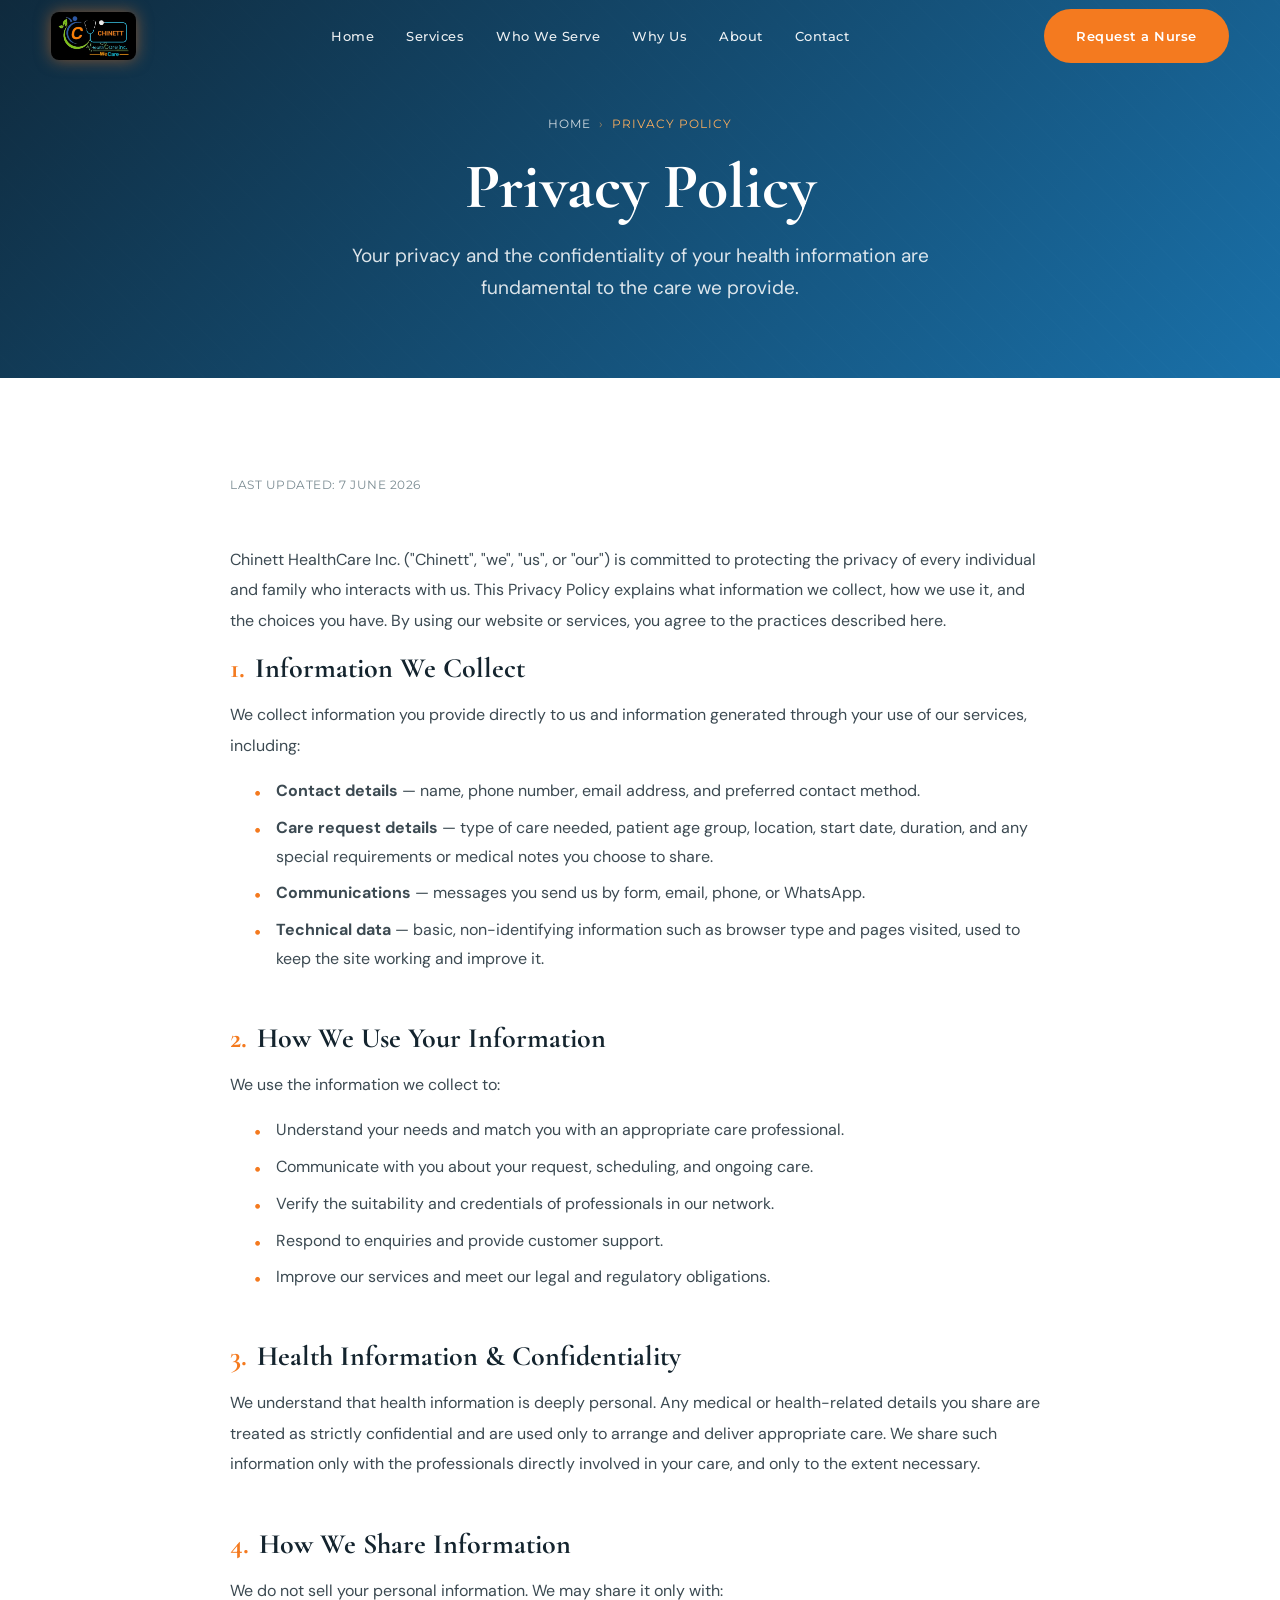
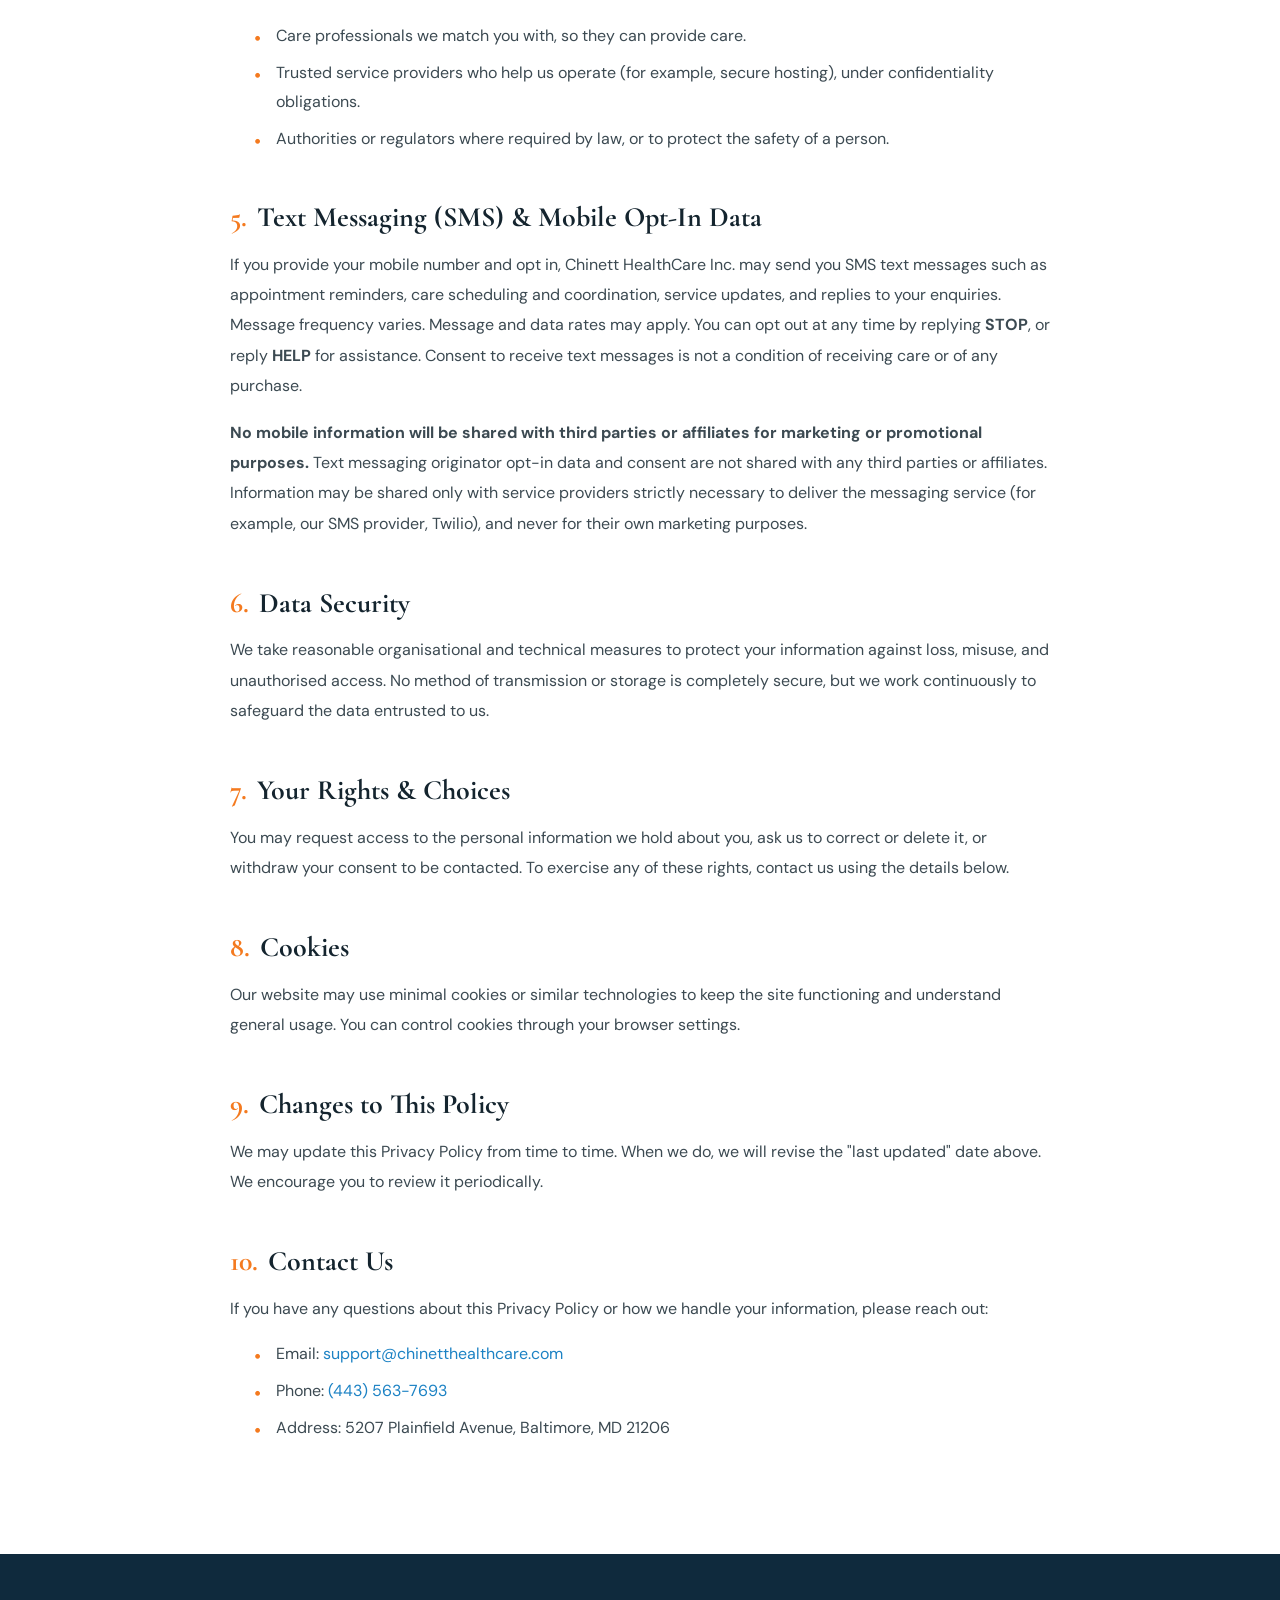
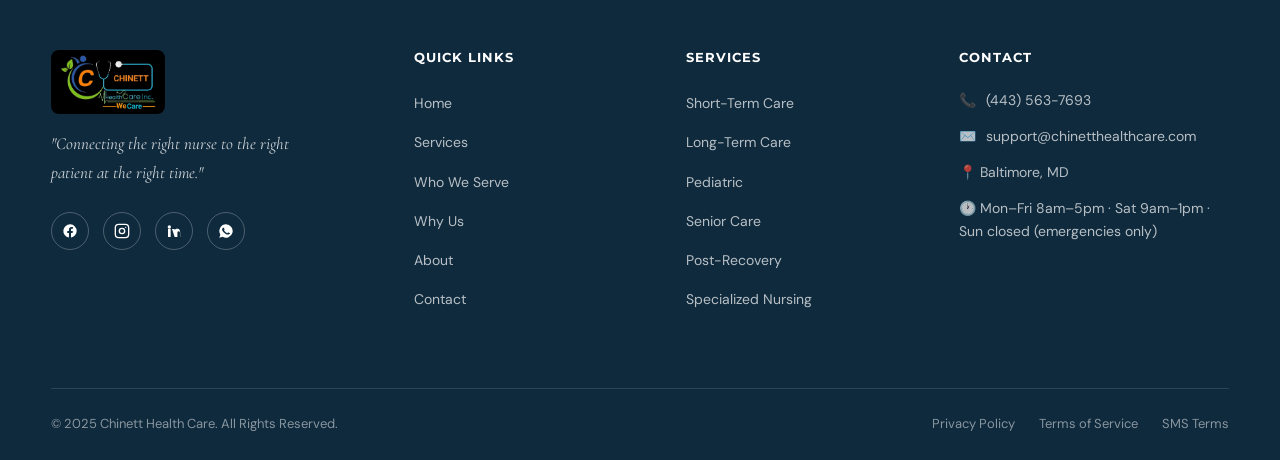
<file: privacy.html>
<!DOCTYPE html>
<html lang="en">
<head>
  <meta charset="UTF-8" />
  <meta name="viewport" content="width=device-width, initial-scale=1.0" />
  <title>Privacy Policy — Chinett HealthCare Inc.</title>
  <meta name="description" content="How Chinett HealthCare Inc. collects, uses, and protects your personal and health information." />
  <meta name="author" content="Chinett HealthCare Inc." />
  <meta name="robots" content="index, follow" />
  <meta name="theme-color" content="#0F2A3D" />
  <link rel="canonical" href="https://chinetthealthcare.com/privacy.html" />
  <link rel="manifest" href="site.webmanifest" />
  <meta property="og:type" content="website" />
  <meta property="og:site_name" content="Chinett HealthCare Inc." />
  <meta property="og:title" content="Privacy Policy — Chinett HealthCare Inc." />
  <meta property="og:url" content="https://chinetthealthcare.com/privacy.html" />
  <meta property="og:image" content="https://chinetthealthcare.com/chinett-logo.jpeg" />

  <link rel="preconnect" href="https://fonts.googleapis.com" />
  <link rel="preconnect" href="https://fonts.gstatic.com" crossorigin />
  <link href="https://fonts.googleapis.com/css2?family=Cormorant+Garamond:ital,wght@0,400;0,600;0,700;1,400;1,600&family=DM+Sans:wght@300;400;500;700&family=Montserrat:wght@500;600;700&display=swap" rel="stylesheet" />
  <link href="https://unpkg.com/aos@2.3.1/dist/aos.css" rel="stylesheet" />
  <link rel="icon" href="favicon.svg" type="image/svg+xml" />
  <link rel="stylesheet" href="styles.css?v=4" />
</head>
<body>

  <a class="skip-link" href="#main">Skip to content</a>

  <!-- ============ NAVBAR ============ -->
  <nav class="navbar">
    <div class="container">
      <a href="index.html" class="logo" aria-label="Chinett HealthCare Inc. — Home">
        <span class="logo-spin">
          <img src="chinett-logo.jpeg" alt="Chinett HealthCare Inc." />
          <img src="chinett-logo.jpeg" alt="" aria-hidden="true" class="logo-back" />
        </span>
      </a>
      <ul class="nav-links">
        <li><a href="index.html">Home</a></li>
        <li><a href="services.html">Services</a></li>
        <li><a href="services.html#who-we-serve">Who We Serve</a></li>
        <li><a href="about.html#why-us">Why Us</a></li>
        <li><a href="about.html">About</a></li>
        <li><a href="contact.html">Contact</a></li>
      </ul>
      <div class="nav-cta">
        <a href="contact.html#request-form" class="btn btn-primary">Request a Nurse</a>
      </div>
      <button class="hamburger" aria-label="Toggle menu"><span></span><span></span><span></span></button>
    </div>
  </nav>

  <div class="mobile-nav">
    <a href="index.html">Home</a>
    <a href="services.html">Services</a>
    <a href="services.html#who-we-serve">Who We Serve</a>
    <a href="about.html#why-us">Why Us</a>
    <a href="about.html">About</a>
    <a href="contact.html">Contact</a>
    <a href="contact.html#request-form" class="btn btn-primary">Request a Nurse</a>
  </div>

  <!-- ============ PAGE HERO ============ -->
  <header class="page-hero" id="main" style="min-height:42vh;">
    <div class="page-hero-bg"></div>
    <div class="page-hero-overlay"></div>
    <div class="container" data-aos="fade-up">
      <div class="breadcrumb"><a href="index.html">Home</a><span>›</span>Privacy Policy</div>
      <h1>Privacy Policy</h1>
      <p>Your privacy and the confidentiality of your health information are fundamental to the care we provide.</p>
    </div>
  </header>

  <!-- ============ LEGAL CONTENT ============ -->
  <section class="section legal">
    <div class="container">
      <p class="updated">Last updated: 7 June 2026</p>

      <p>Chinett HealthCare Inc. ("Chinett", "we", "us", or "our") is committed to protecting the privacy of every individual and family who interacts with us. This Privacy Policy explains what information we collect, how we use it, and the choices you have. By using our website or services, you agree to the practices described here.</p>

<h2><span class="ln">1.</span>Information We Collect</h2>
      <p>We collect information you provide directly to us and information generated through your use of our services, including:</p>
      <ul>
        <li><strong>Contact details</strong> — name, phone number, email address, and preferred contact method.</li>
        <li><strong>Care request details</strong> — type of care needed, patient age group, location, start date, duration, and any special requirements or medical notes you choose to share.</li>
        <li><strong>Communications</strong> — messages you send us by form, email, phone, or WhatsApp.</li>
        <li><strong>Technical data</strong> — basic, non-identifying information such as browser type and pages visited, used to keep the site working and improve it.</li>
      </ul>

      <h2><span class="ln">2.</span>How We Use Your Information</h2>
      <p>We use the information we collect to:</p>
      <ul>
        <li>Understand your needs and match you with an appropriate care professional.</li>
        <li>Communicate with you about your request, scheduling, and ongoing care.</li>
        <li>Verify the suitability and credentials of professionals in our network.</li>
        <li>Respond to enquiries and provide customer support.</li>
        <li>Improve our services and meet our legal and regulatory obligations.</li>
      </ul>

      <h2><span class="ln">3.</span>Health Information &amp; Confidentiality</h2>
      <p>We understand that health information is deeply personal. Any medical or health-related details you share are treated as strictly confidential and are used only to arrange and deliver appropriate care. We share such information only with the professionals directly involved in your care, and only to the extent necessary.</p>

      <h2><span class="ln">4.</span>How We Share Information</h2>
      <p>We do not sell your personal information. We may share it only with:</p>
      <ul>
        <li>Care professionals we match you with, so they can provide care.</li>
        <li>Trusted service providers who help us operate (for example, secure hosting), under confidentiality obligations.</li>
        <li>Authorities or regulators where required by law, or to protect the safety of a person.</li>
      </ul>

      <h2><span class="ln">5.</span>Text Messaging (SMS) &amp; Mobile Opt-In Data</h2>
      <p>If you provide your mobile number and opt in, Chinett HealthCare Inc. may send you SMS text messages such as appointment reminders, care scheduling and coordination, service updates, and replies to your enquiries. Message frequency varies. Message and data rates may apply. You can opt out at any time by replying <strong>STOP</strong>, or reply <strong>HELP</strong> for assistance. Consent to receive text messages is not a condition of receiving care or of any purchase.</p>
      <p><strong>No mobile information will be shared with third parties or affiliates for marketing or promotional purposes.</strong> Text messaging originator opt-in data and consent are not shared with any third parties or affiliates. Information may be shared only with service providers strictly necessary to deliver the messaging service (for example, our SMS provider, Twilio), and never for their own marketing purposes.</p>

      <h2><span class="ln">6.</span>Data Security</h2>
      <p>We take reasonable organisational and technical measures to protect your information against loss, misuse, and unauthorised access. No method of transmission or storage is completely secure, but we work continuously to safeguard the data entrusted to us.</p>

      <h2><span class="ln">7.</span>Your Rights &amp; Choices</h2>
      <p>You may request access to the personal information we hold about you, ask us to correct or delete it, or withdraw your consent to be contacted. To exercise any of these rights, contact us using the details below.</p>

      <h2><span class="ln">8.</span>Cookies</h2>
      <p>Our website may use minimal cookies or similar technologies to keep the site functioning and understand general usage. You can control cookies through your browser settings.</p>

      <h2><span class="ln">9.</span>Changes to This Policy</h2>
      <p>We may update this Privacy Policy from time to time. When we do, we will revise the "last updated" date above. We encourage you to review it periodically.</p>

      <h2><span class="ln">10.</span>Contact Us</h2>
      <p>If you have any questions about this Privacy Policy or how we handle your information, please reach out:</p>
      <ul>
        <li>Email: <a href="mailto:support@chinetthealthcare.com">support@chinetthealthcare.com</a></li>
        <li>Phone: <a href="tel:+14435637693">(443) 563-7693</a></li>
        <li>Address: 5207 Plainfield Avenue, Baltimore, MD 21206</li>
      </ul>
    </div>
  </section>

  <!-- ============ FOOTER ============ -->
  <footer class="footer">
    <div class="container">
      <div class="footer-grid">
        <div>
          <img class="footer-logo-img" src="chinett-logo.jpeg" alt="Chinett HealthCare Inc." />
          <p class="footer-tagline">"Connecting the right nurse to the right patient at the right time."</p>
          <div class="social">
            <a href="#" aria-label="Facebook"><svg viewBox="0 0 24 24" fill="currentColor"><path d="M22 12a10 10 0 1 0-11.6 9.9v-7H7.9V12h2.5V9.8c0-2.5 1.5-3.9 3.8-3.9 1.1 0 2.2.2 2.2.2v2.5h-1.3c-1.2 0-1.6.8-1.6 1.6V12h2.8l-.4 2.9h-2.4v7A10 10 0 0 0 22 12z"/></svg></a>
            <a href="#" aria-label="Instagram"><svg viewBox="0 0 24 24" fill="none" stroke="currentColor" stroke-width="2"><rect x="2" y="2" width="20" height="20" rx="5"/><circle cx="12" cy="12" r="4"/><circle cx="17.5" cy="6.5" r="1" fill="currentColor" stroke="none"/></svg></a>
            <a href="#" aria-label="LinkedIn"><svg viewBox="0 0 24 24" fill="currentColor"><path d="M4.98 3.5A2.5 2.5 0 1 0 5 8.5a2.5 2.5 0 0 0-.02-5zM3 9h4v12H3zM9 9h3.8v1.7h.1c.5-.9 1.8-1.9 3.7-1.9 4 0 4.7 2.6 4.7 6V21H21v-5.5c0-1.3 0-3-1.8-3s-2.1 1.4-2.1 2.9V21H13z"/></svg></a>
            <a href="#" aria-label="WhatsApp"><svg viewBox="0 0 24 24" fill="currentColor"><path d="M12 2a10 10 0 0 0-8.5 15.2L2 22l4.9-1.4A10 10 0 1 0 12 2zm5.3 14.2c-.2.6-1.3 1.2-1.8 1.2-.5.1-1 .1-1.7-.1-.4-.1-1-.3-1.6-.6-2.9-1.2-4.7-4.1-4.9-4.3-.1-.2-1.1-1.5-1.1-2.8 0-1.3.7-2 .9-2.2.2-.3.5-.3.7-.3h.5c.2 0 .4 0 .6.5l.8 1.9c.1.2.1.4 0 .5l-.4.6c-.2.2-.3.4-.1.7.2.3.9 1.4 1.9 2.3 1.3 1.1 2.3 1.4 2.6 1.6.3.1.5.1.6-.1l.7-.9c.2-.2.4-.2.6-.1l1.8.9c.3.1.4.2.5.3.1.2.1.7-.1 1.3z"/></svg></a>
          </div>
        </div>
        <div>
          <h4>Quick Links</h4>
          <ul>
            <li><a href="index.html">Home</a></li>
            <li><a href="services.html">Services</a></li>
            <li><a href="services.html#who-we-serve">Who We Serve</a></li>
            <li><a href="about.html#why-us">Why Us</a></li>
            <li><a href="about.html">About</a></li>
            <li><a href="contact.html">Contact</a></li>
          </ul>
        </div>
        <div>
          <h4>Services</h4>
          <ul>
            <li><a href="services.html#short-term">Short-Term Care</a></li>
            <li><a href="services.html#long-term">Long-Term Care</a></li>
            <li><a href="services.html#pediatric">Pediatric</a></li>
            <li><a href="services.html#senior">Senior Care</a></li>
            <li><a href="services.html#recovery">Post-Recovery</a></li>
            <li><a href="services.html#specialized">Specialized Nursing</a></li>
          </ul>
        </div>
        <div>
          <h4>Contact</h4>
          <ul class="footer-contact">
            <li>📞 <a href="tel:+14435637693">(443) 563-7693</a></li>
            <li>✉️ <a href="mailto:support@chinetthealthcare.com">support@chinetthealthcare.com</a></li>
            <li>📍 Baltimore, MD</li>
            <li>🕐 Mon–Fri 8am–5pm · Sat 9am–1pm · Sun closed (emergencies only)</li>
          </ul>
        </div>
      </div>
      <div class="footer-bottom">
        <span>© 2025 Chinett Health Care. All Rights Reserved.</span>
        <div class="footer-bottom-links">
          <a href="privacy.html">Privacy Policy</a>
          <a href="terms.html">Terms of Service</a>
          <a href="terms.html#sms">SMS Terms</a>
        </div>
      </div>
    </div>
  </footer>

  <script src="https://unpkg.com/aos@2.3.1/dist/aos.js"></script>
  <script src="scripts.js?v=5"></script>
</body>
</html>
</file>
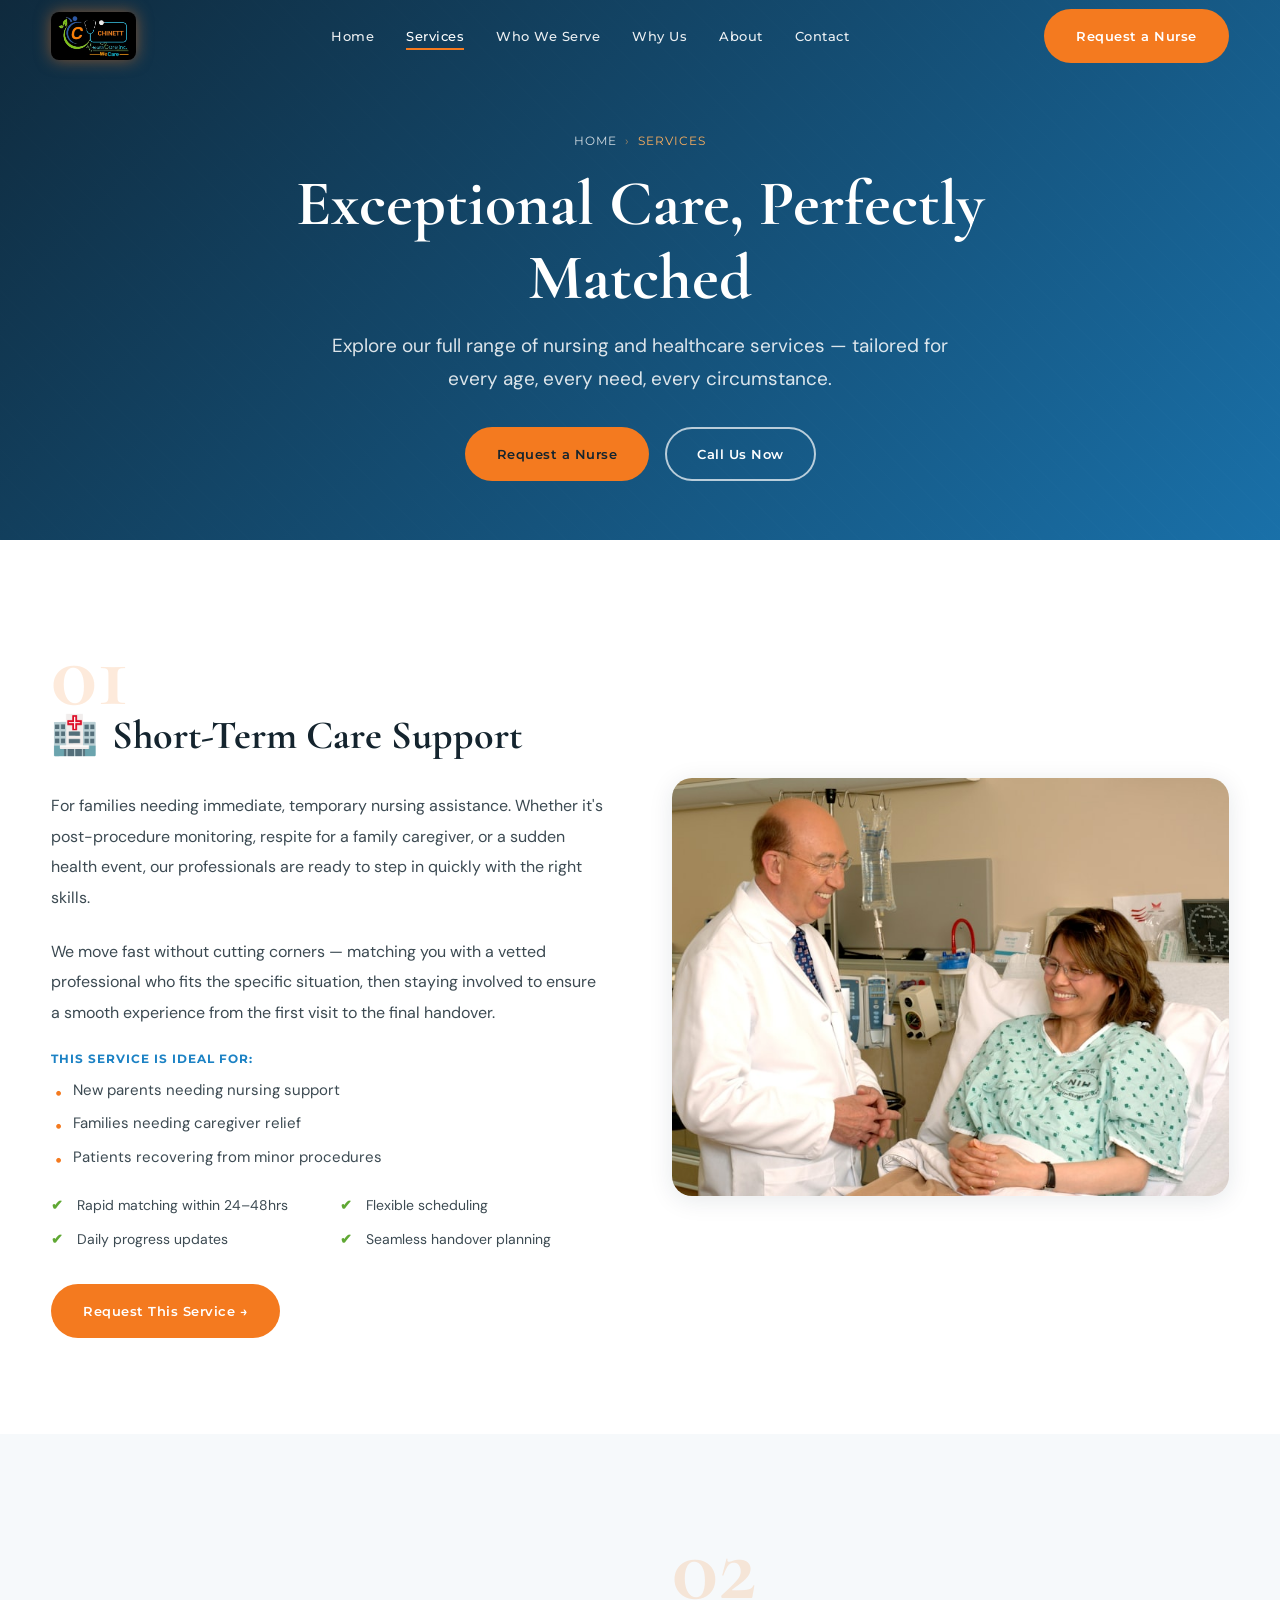
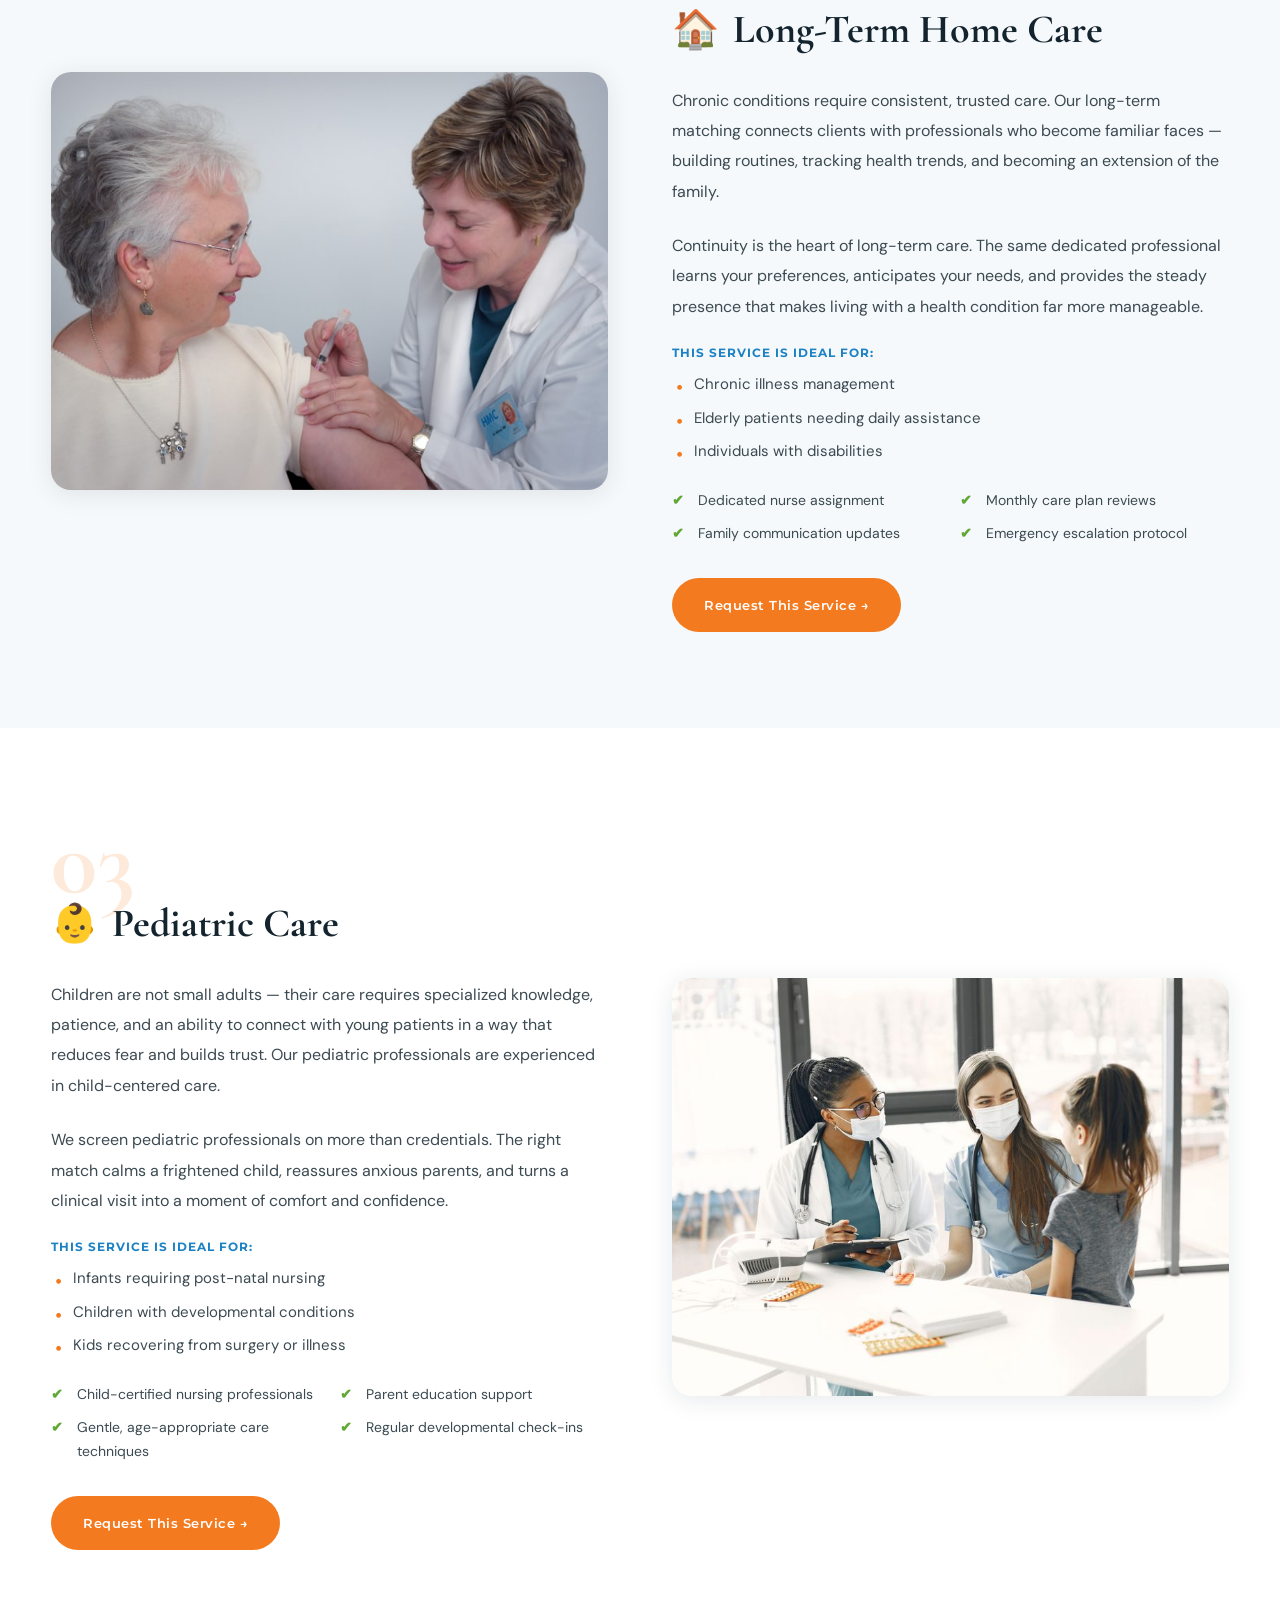
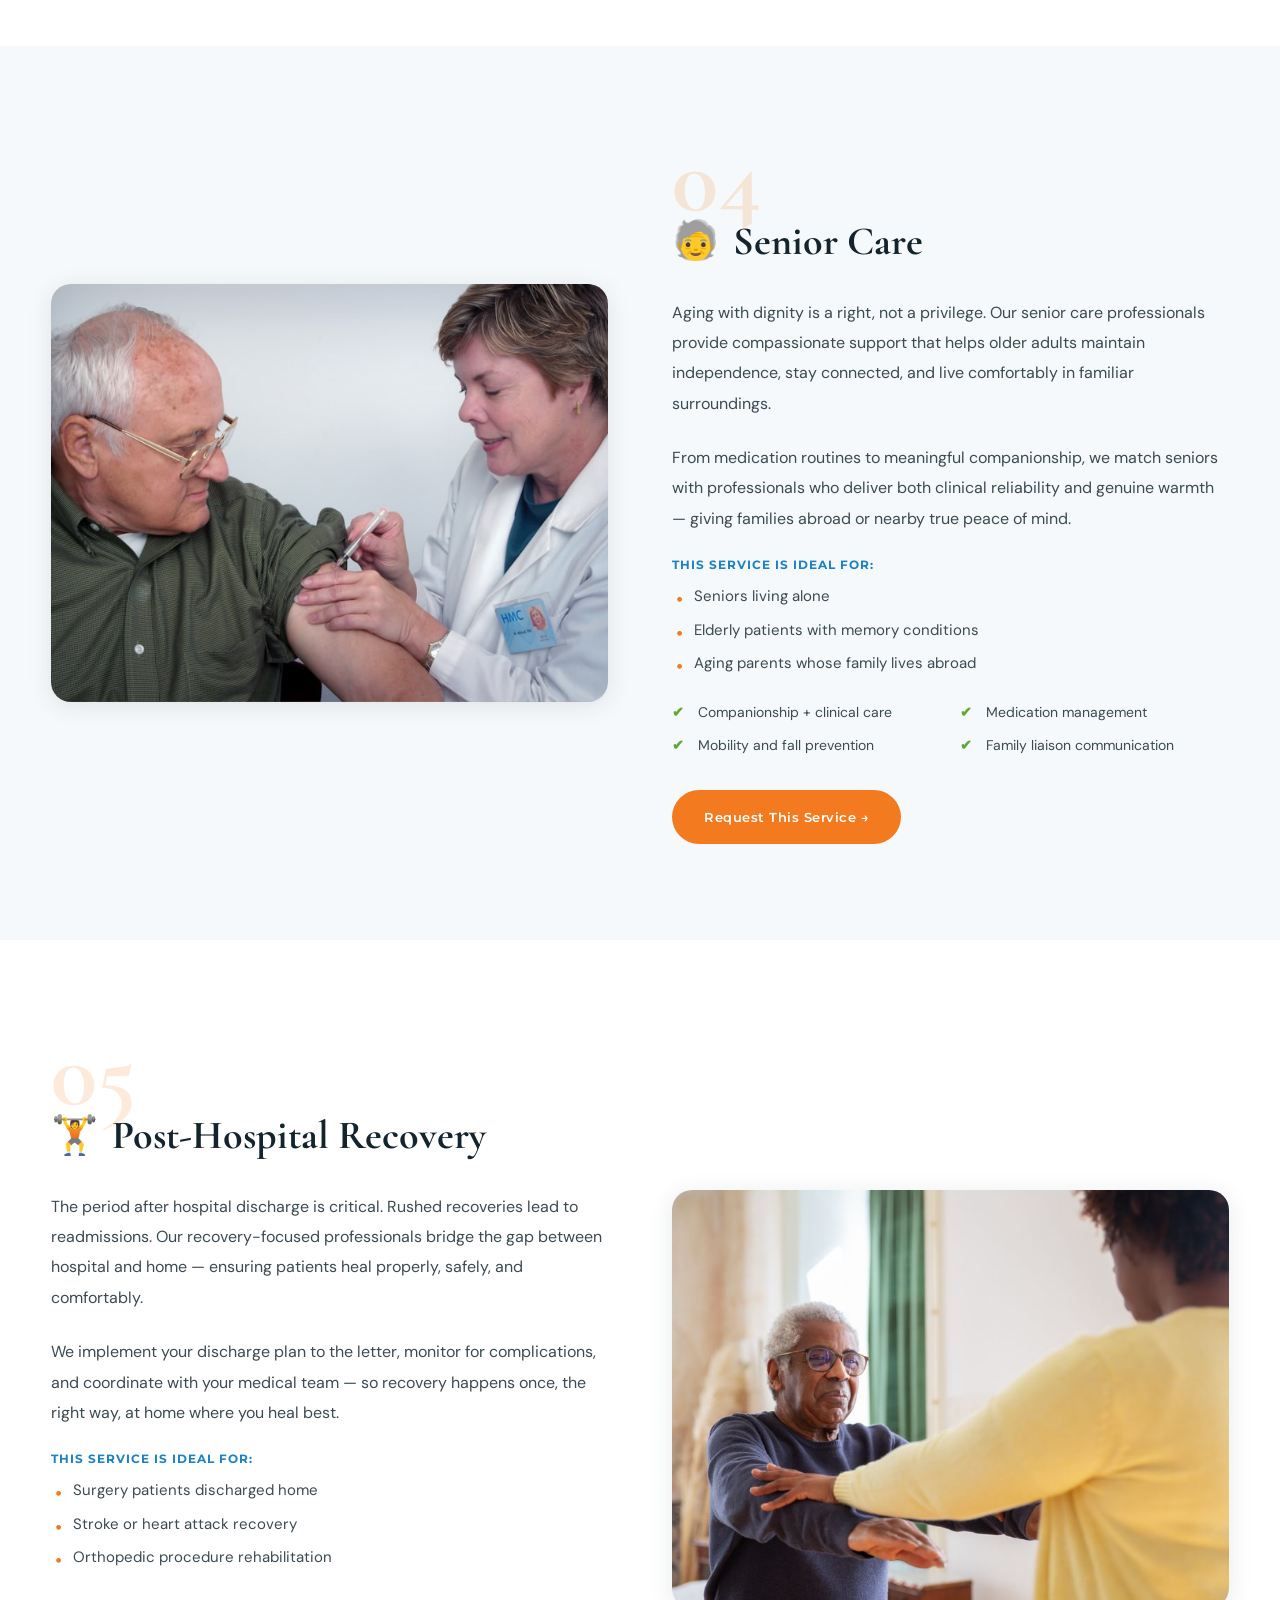
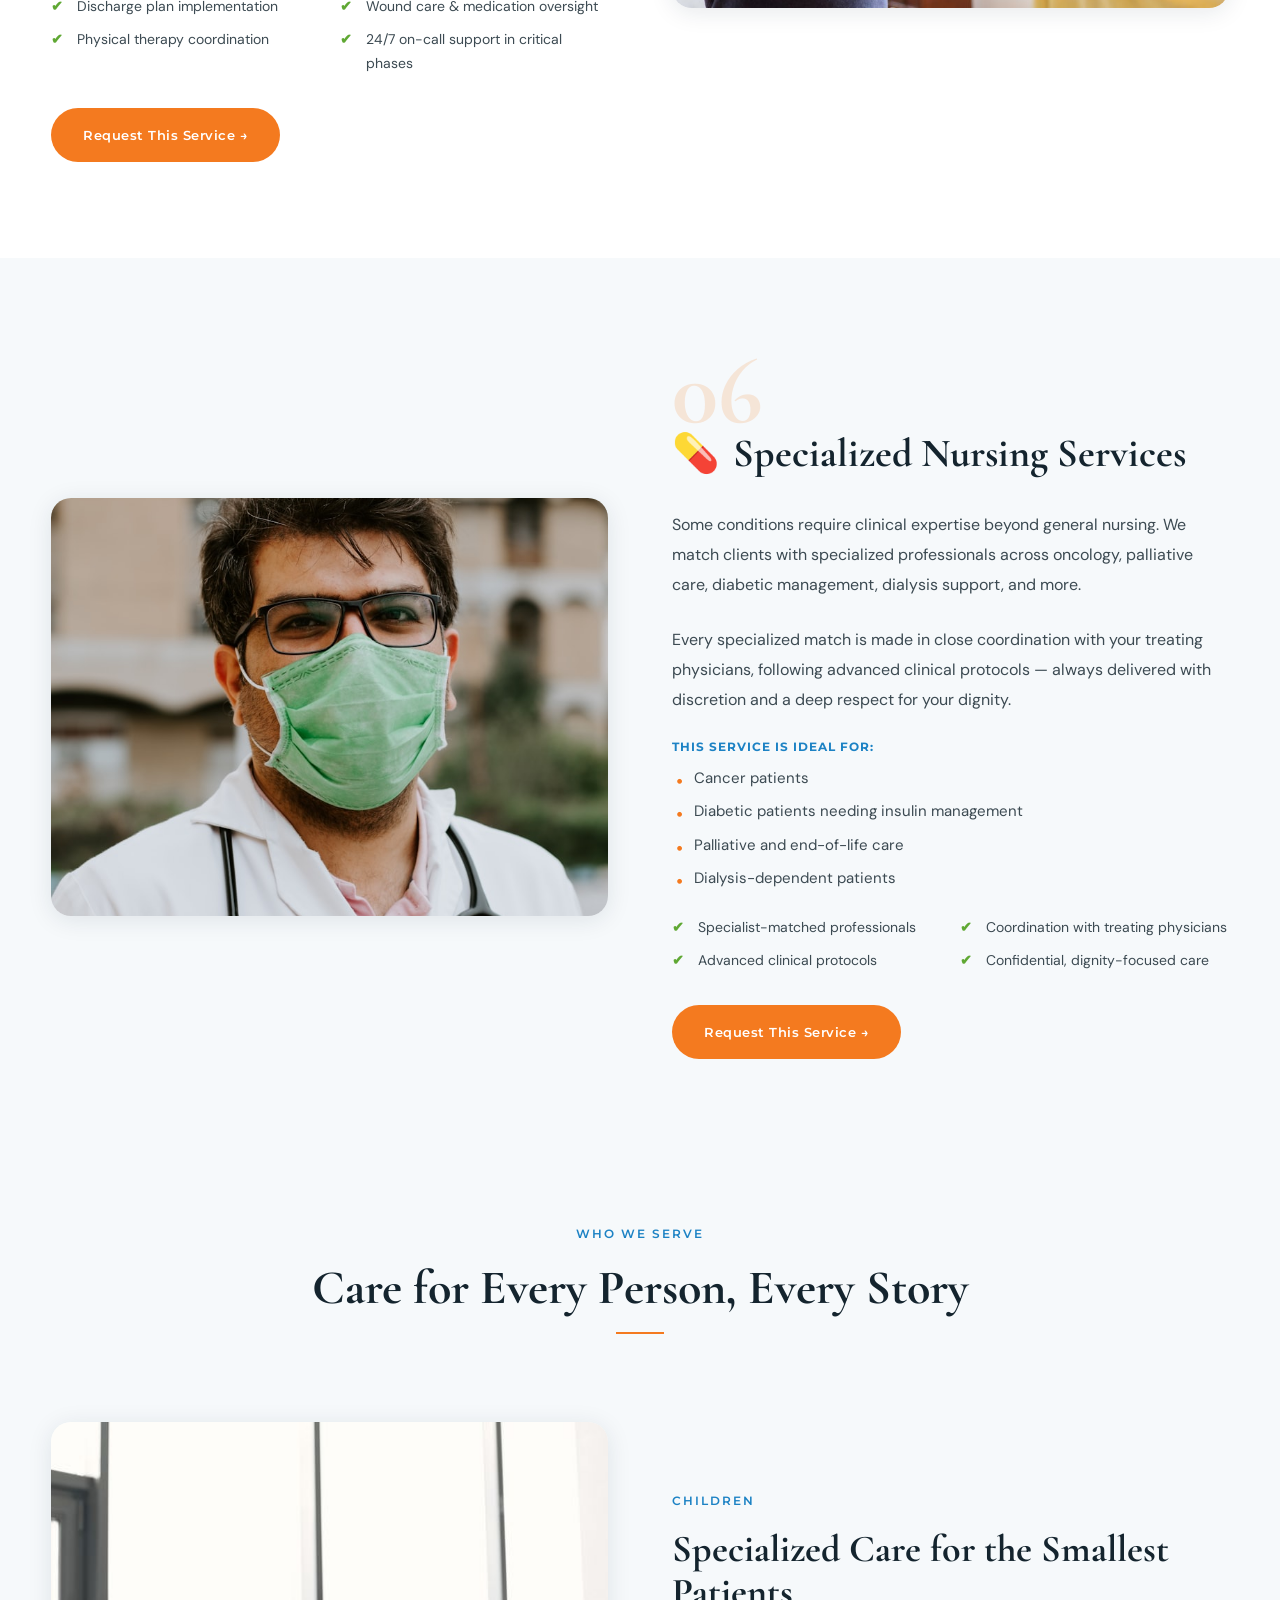
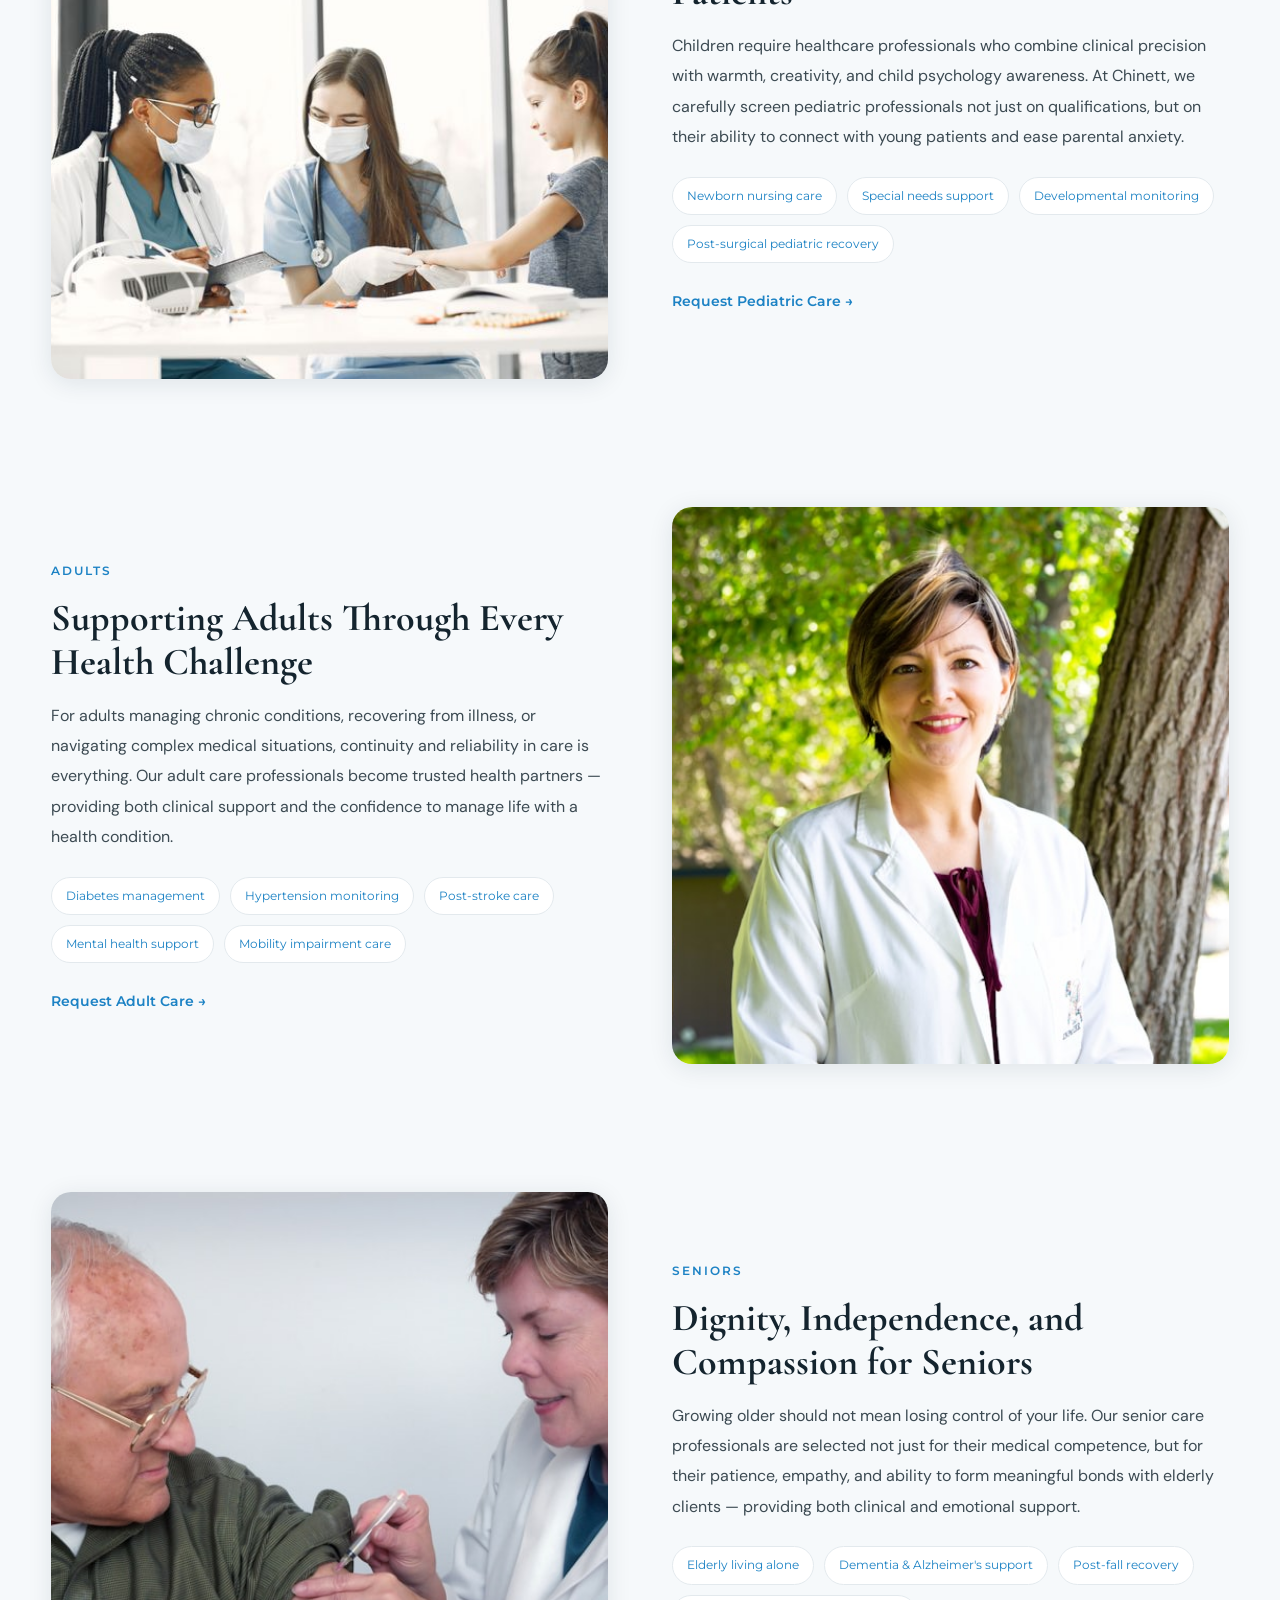
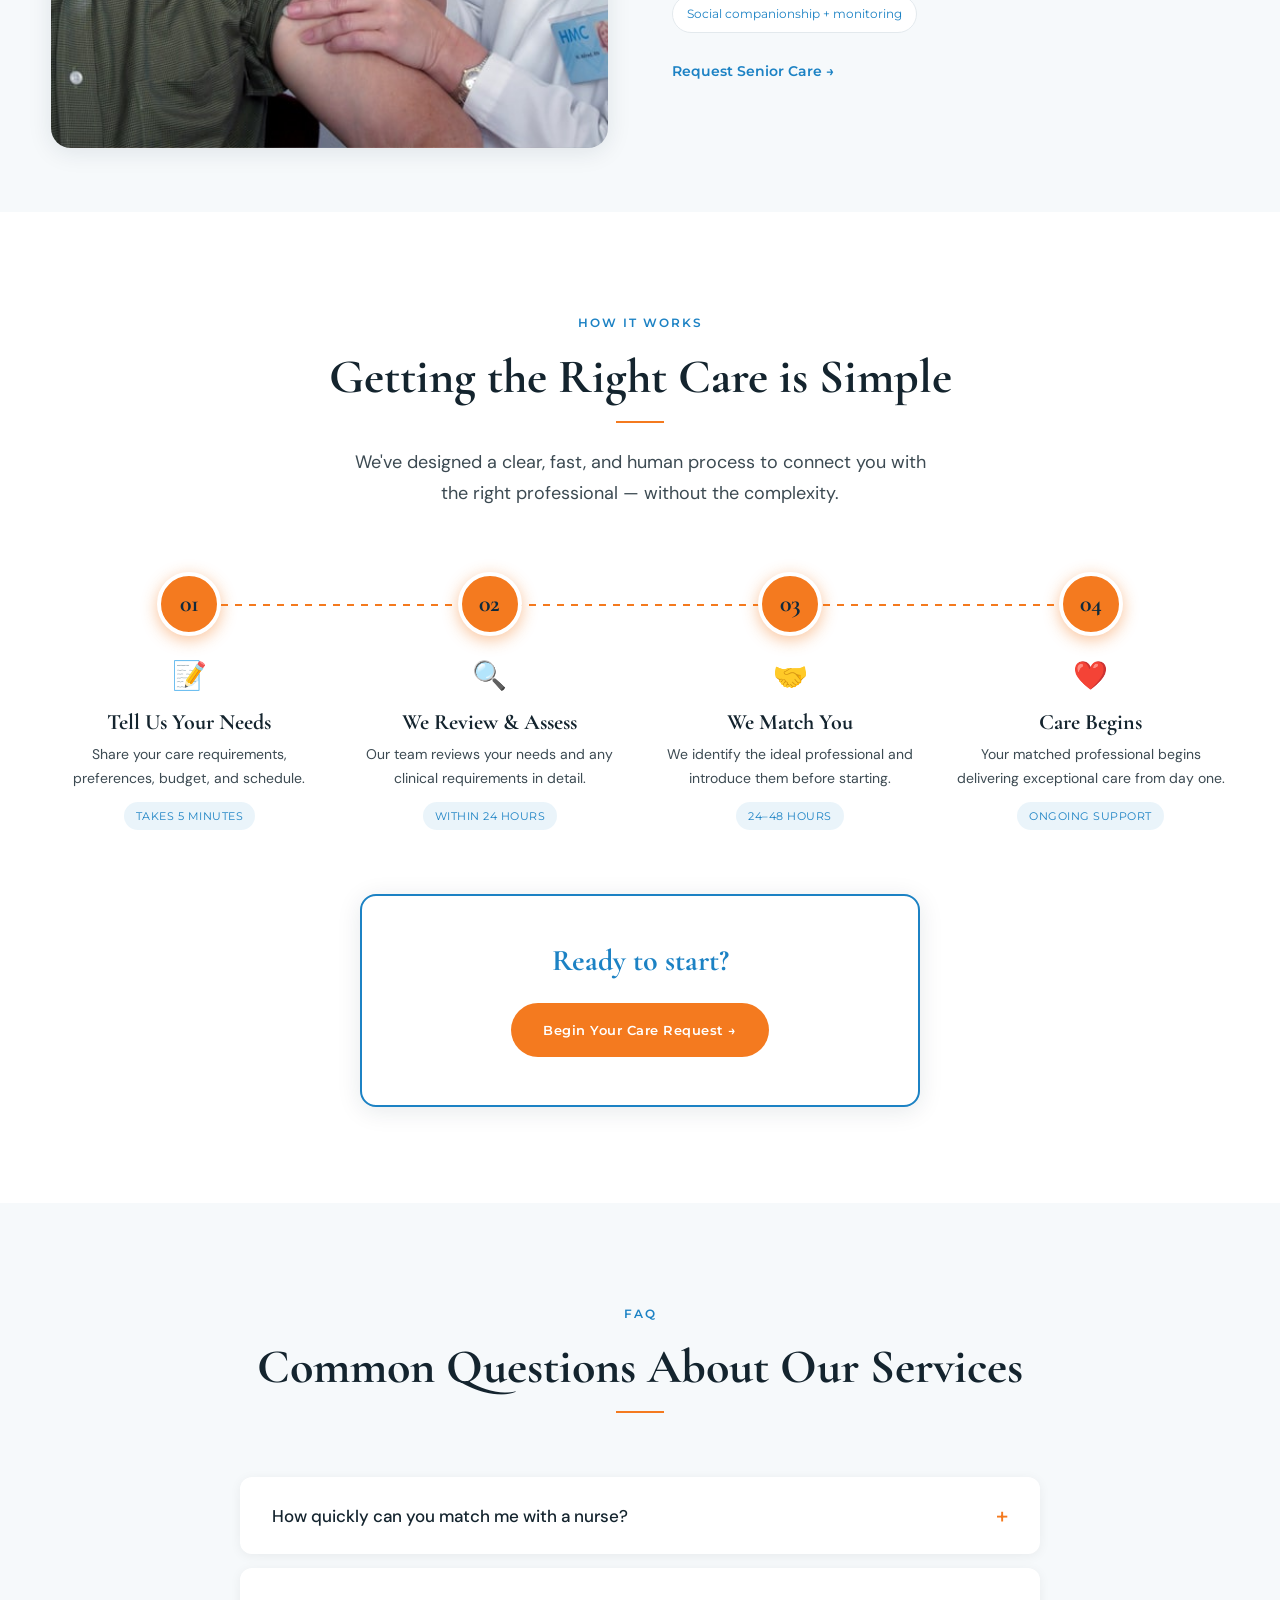
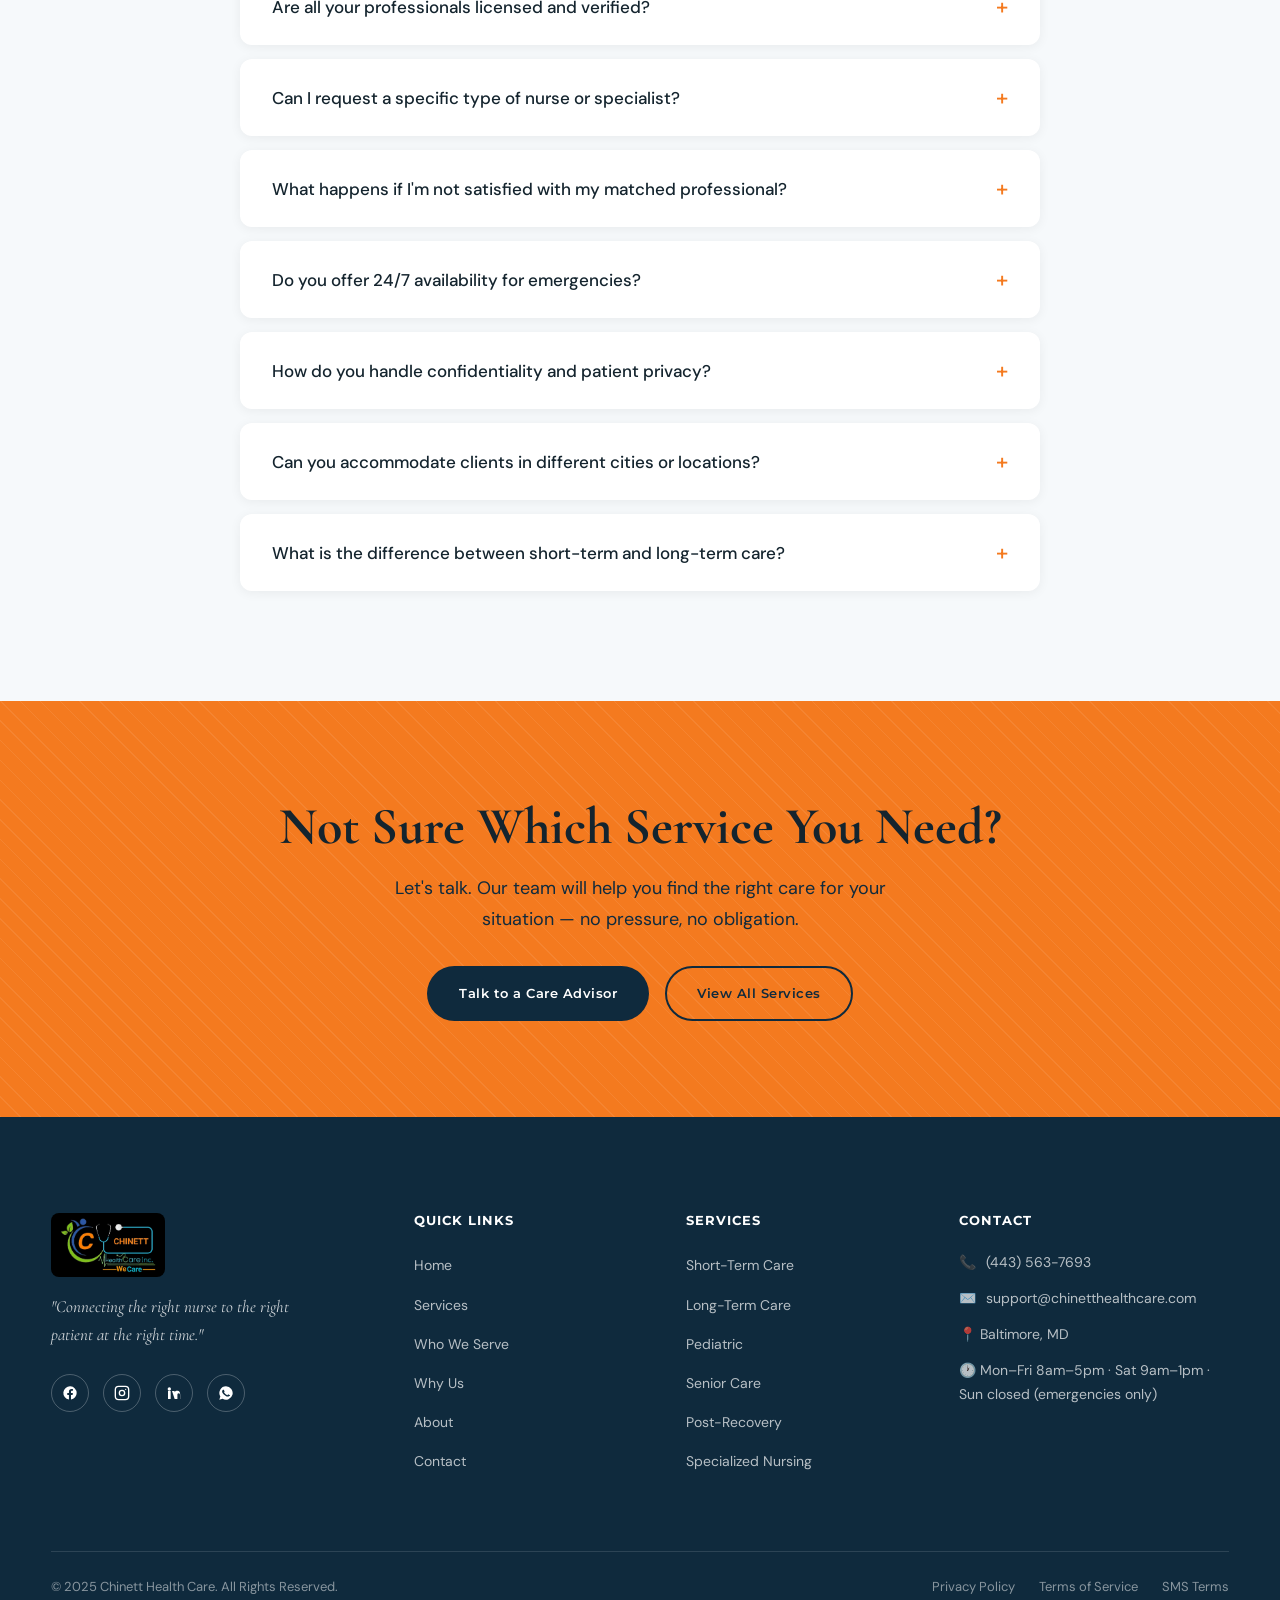
<file: services.html>
<!DOCTYPE html>
<html lang="en">
<head>
  <meta charset="UTF-8" />
  <meta name="viewport" content="width=device-width, initial-scale=1.0" />
  <title>Services — Chinett Health Care</title>
  <meta name="description" content="Explore Chinett HealthCare's nursing services in Baltimore, MD: short-term care, long-term home care, pediatric, senior, post-hospital recovery, and specialized nursing — matched to your exact needs. Learn how our simple, human process works." />
  <meta name="keywords" content="nursing services Baltimore, short-term care, long-term home care, pediatric nursing, senior care, post-hospital recovery, specialized nursing, Maryland home care" />
  <meta name="author" content="Chinett HealthCare Inc." />
  <meta name="robots" content="index, follow" />
  <meta name="theme-color" content="#0F2A3D" />
  <link rel="canonical" href="https://chinetthealthcare.com/services.html" />
  <link rel="manifest" href="site.webmanifest" />
  <meta property="og:type" content="website" />
  <meta property="og:site_name" content="Chinett HealthCare Inc." />
  <meta property="og:title" content="Our Services — Chinett HealthCare Inc." />
  <meta property="og:description" content="Short-term, long-term, pediatric, senior, post-hospital recovery, and specialized nursing in Baltimore, MD — perfectly matched to your needs." />
  <meta property="og:url" content="https://chinetthealthcare.com/services.html" />
  <meta property="og:image" content="https://chinetthealthcare.com/chinett-logo.jpeg" />
  <meta name="twitter:card" content="summary_large_image" />
  <meta name="twitter:title" content="Our Services — Chinett HealthCare Inc." />
  <meta name="twitter:description" content="Care matched to your needs: pediatric, senior, recovery, and specialized nursing in Baltimore, MD." />
  <meta name="twitter:image" content="https://chinetthealthcare.com/chinett-logo.jpeg" />

  <link rel="preconnect" href="https://fonts.googleapis.com" />
  <link rel="preconnect" href="https://fonts.gstatic.com" crossorigin />
  <link href="https://fonts.googleapis.com/css2?family=Cormorant+Garamond:ital,wght@0,400;0,600;0,700;1,400;1,600&family=DM+Sans:wght@300;400;500;700&family=Montserrat:wght@500;600;700&display=swap" rel="stylesheet" />
  <link href="https://unpkg.com/aos@2.3.1/dist/aos.css" rel="stylesheet" />
  <link rel="icon" href="favicon.svg" type="image/svg+xml" />
  <link rel="stylesheet" href="styles.css?v=4" />

  <script type="application/ld+json">
  {
    "@context": "https://schema.org",
    "@type": "FAQPage",
    "mainEntity": [
      { "@type": "Question", "name": "How quickly can you match me with a nurse?", "acceptedAnswer": { "@type": "Answer", "text": "For short-term and urgent needs, we typically match you with a verified professional within 24–48 hours. More specialized requests may take a little longer to ensure the perfect fit, and we keep you informed at every stage." } },
      { "@type": "Question", "name": "Are all your professionals licensed and verified?", "acceptedAnswer": { "@type": "Answer", "text": "Yes. Every professional in our network is fully licensed and passes a rigorous screening process covering credentials, references, and background checks. 100% are screened and vetted before they ever meet a client." } },
      { "@type": "Question", "name": "Can I request a specific type of nurse or specialist?", "acceptedAnswer": { "@type": "Answer", "text": "Yes. You can specify the specialization, experience level, language, gender preference, and personality traits that matter to you. Our entire model is built around finding the right professional for your exact situation." } },
      { "@type": "Question", "name": "What happens if I'm not satisfied with my matched professional?", "acceptedAnswer": { "@type": "Answer", "text": "If a match isn't working for any reason, let us know and we'll quickly arrange a replacement. We stay involved throughout your care to make sure the fit stays right." } },
      { "@type": "Question", "name": "Do you offer 24/7 availability for emergencies?", "acceptedAnswer": { "@type": "Answer", "text": "Yes. We operate a 24/7 care line and, for clients in critical recovery phases, on-call support around the clock." } },
      { "@type": "Question", "name": "How do you handle confidentiality and patient privacy?", "acceptedAnswer": { "@type": "Answer", "text": "All client information is kept strictly confidential and shared only with the professionals directly involved in your care, and only as needed. We treat every detail of your health and home with the utmost discretion." } },
      { "@type": "Question", "name": "Can you accommodate clients in different cities or locations?", "acceptedAnswer": { "@type": "Answer", "text": "We serve clients across multiple locations and continue to expand. Include your location in your request and we'll let you know our availability in your area right away." } },
      { "@type": "Question", "name": "What is the difference between short-term and long-term care?", "acceptedAnswer": { "@type": "Answer", "text": "Short-term care covers temporary needs — recovery from a procedure, caregiver relief, or a sudden health event — usually over days or weeks. Long-term care provides ongoing, consistent support for chronic conditions or daily assistance, often with a dedicated professional." } }
    ]
  }
  </script>
</head>
<body>

  <a class="skip-link" href="#main">Skip to content</a>

  <!-- ============ NAVBAR ============ -->
  <nav class="navbar">
    <div class="container">
      <a href="index.html" class="logo" aria-label="Chinett HealthCare Inc. — Home">
        <span class="logo-spin">
          <img src="chinett-logo.jpeg" alt="Chinett HealthCare Inc." />
          <img src="chinett-logo.jpeg" alt="" aria-hidden="true" class="logo-back" />
        </span>
      </a>
      <ul class="nav-links">
        <li><a href="index.html">Home</a></li>
        <li><a href="services.html" class="active">Services</a></li>
        <li><a href="services.html#who-we-serve">Who We Serve</a></li>
        <li><a href="about.html#why-us">Why Us</a></li>
        <li><a href="about.html">About</a></li>
        <li><a href="contact.html">Contact</a></li>
      </ul>
      <div class="nav-cta">
        <a href="contact.html#request-form" class="btn btn-primary">Request a Nurse</a>
      </div>
      <button class="hamburger" aria-label="Toggle menu"><span></span><span></span><span></span></button>
    </div>
  </nav>

  <div class="mobile-nav">
    <a href="index.html">Home</a>
    <a href="services.html">Services</a>
    <a href="services.html#who-we-serve">Who We Serve</a>
    <a href="about.html#why-us">Why Us</a>
    <a href="about.html">About</a>
    <a href="contact.html">Contact</a>
    <a href="contact.html#request-form" class="btn btn-primary">Request a Nurse</a>
  </div>

  <!-- ============ PAGE HERO ============ -->
  <header class="page-hero" id="main">
    <div class="page-hero-bg"></div>
    <div class="page-hero-overlay"></div>
    <div class="container" data-aos="fade-up">
      <div class="breadcrumb"><a href="index.html">Home</a><span>›</span>Services</div>
      <h1>Exceptional Care, Perfectly Matched</h1>
      <p>Explore our full range of nursing and healthcare services — tailored for every age, every need, every circumstance.</p>
      <div class="btn-row">
        <a href="contact.html#request-form" class="btn btn-gold">Request a Nurse</a>
        <a href="contact.html#phone" class="btn btn-ghost">Call Us Now</a>
      </div>
    </div>
  </header>

  <!-- ============ SERVICES DEEP DIVE ============ -->

  <!-- SERVICE 1 -->
  <section class="service-row" id="short-term">
    <div class="container">
      <div class="service-row-text" data-aos="fade-up">
        <div class="service-num">01</div>
        <div class="service-row-title"><span class="ic">🏥</span><h2>Short-Term Care Support</h2></div>
        <p class="lead">For families needing immediate, temporary nursing assistance. Whether it's post-procedure monitoring, respite for a family caregiver, or a sudden health event, our professionals are ready to step in quickly with the right skills.</p>
        <p class="lead">We move fast without cutting corners — matching you with a vetted professional who fits the specific situation, then staying involved to ensure a smooth experience from the first visit to the final handover.</p>
        <div class="ideal-block">
          <h4>This service is ideal for:</h4>
          <ul class="ideal-list">
            <li>New parents needing nursing support</li>
            <li>Families needing caregiver relief</li>
            <li>Patients recovering from minor procedures</li>
          </ul>
        </div>
        <ul class="included-grid">
          <li>Rapid matching within 24–48hrs</li>
          <li>Flexible scheduling</li>
          <li>Daily progress updates</li>
          <li>Seamless handover planning</li>
        </ul>
        <a href="contact.html#request-form" class="btn btn-primary">Request This Service →</a>
      </div>
      <div class="service-row-img" data-aos="fade-up" data-aos-delay="120">
        <img loading="lazy" decoding="async" src="assets/images/shortterm.jpg" alt="Nurse providing short-term care" />
      </div>
    </div>
  </section>

  <!-- SERVICE 2 -->
  <section class="service-row" id="long-term">
    <div class="container">
      <div class="service-row-text" data-aos="fade-up">
        <div class="service-num">02</div>
        <div class="service-row-title"><span class="ic">🏠</span><h2>Long-Term Home Care</h2></div>
        <p class="lead">Chronic conditions require consistent, trusted care. Our long-term matching connects clients with professionals who become familiar faces — building routines, tracking health trends, and becoming an extension of the family.</p>
        <p class="lead">Continuity is the heart of long-term care. The same dedicated professional learns your preferences, anticipates your needs, and provides the steady presence that makes living with a health condition far more manageable.</p>
        <div class="ideal-block">
          <h4>This service is ideal for:</h4>
          <ul class="ideal-list">
            <li>Chronic illness management</li>
            <li>Elderly patients needing daily assistance</li>
            <li>Individuals with disabilities</li>
          </ul>
        </div>
        <ul class="included-grid">
          <li>Dedicated nurse assignment</li>
          <li>Monthly care plan reviews</li>
          <li>Family communication updates</li>
          <li>Emergency escalation protocol</li>
        </ul>
        <a href="contact.html#request-form" class="btn btn-primary">Request This Service →</a>
      </div>
      <div class="service-row-img" data-aos="fade-up" data-aos-delay="120">
        <img loading="lazy" decoding="async" src="assets/images/longterm.jpg" alt="Long-term home care" />
      </div>
    </div>
  </section>

  <!-- SERVICE 3 -->
  <section class="service-row" id="pediatric">
    <div class="container">
      <div class="service-row-text" data-aos="fade-up">
        <div class="service-num">03</div>
        <div class="service-row-title"><span class="ic">👶</span><h2>Pediatric Care</h2></div>
        <p class="lead">Children are not small adults — their care requires specialized knowledge, patience, and an ability to connect with young patients in a way that reduces fear and builds trust. Our pediatric professionals are experienced in child-centered care.</p>
        <p class="lead">We screen pediatric professionals on more than credentials. The right match calms a frightened child, reassures anxious parents, and turns a clinical visit into a moment of comfort and confidence.</p>
        <div class="ideal-block">
          <h4>This service is ideal for:</h4>
          <ul class="ideal-list">
            <li>Infants requiring post-natal nursing</li>
            <li>Children with developmental conditions</li>
            <li>Kids recovering from surgery or illness</li>
          </ul>
        </div>
        <ul class="included-grid">
          <li>Child-certified nursing professionals</li>
          <li>Parent education support</li>
          <li>Gentle, age-appropriate care techniques</li>
          <li>Regular developmental check-ins</li>
        </ul>
        <a href="contact.html#request-form" class="btn btn-primary">Request This Service →</a>
      </div>
      <div class="service-row-img" data-aos="fade-up" data-aos-delay="120">
        <img loading="lazy" decoding="async" src="assets/images/pediatric.jpg" alt="Pediatric nurse and doctor caring for a child" />
      </div>
    </div>
  </section>

  <!-- SERVICE 4 -->
  <section class="service-row" id="senior">
    <div class="container">
      <div class="service-row-text" data-aos="fade-up">
        <div class="service-num">04</div>
        <div class="service-row-title"><span class="ic">🧓</span><h2>Senior Care</h2></div>
        <p class="lead">Aging with dignity is a right, not a privilege. Our senior care professionals provide compassionate support that helps older adults maintain independence, stay connected, and live comfortably in familiar surroundings.</p>
        <p class="lead">From medication routines to meaningful companionship, we match seniors with professionals who deliver both clinical reliability and genuine warmth — giving families abroad or nearby true peace of mind.</p>
        <div class="ideal-block">
          <h4>This service is ideal for:</h4>
          <ul class="ideal-list">
            <li>Seniors living alone</li>
            <li>Elderly patients with memory conditions</li>
            <li>Aging parents whose family lives abroad</li>
          </ul>
        </div>
        <ul class="included-grid">
          <li>Companionship + clinical care</li>
          <li>Medication management</li>
          <li>Mobility and fall prevention</li>
          <li>Family liaison communication</li>
        </ul>
        <a href="contact.html#request-form" class="btn btn-primary">Request This Service →</a>
      </div>
      <div class="service-row-img" data-aos="fade-up" data-aos-delay="120">
        <img loading="lazy" decoding="async" src="assets/images/senior.jpg" alt="Senior care companionship" />
      </div>
    </div>
  </section>

  <!-- SERVICE 5 -->
  <section class="service-row" id="recovery">
    <div class="container">
      <div class="service-row-text" data-aos="fade-up">
        <div class="service-num">05</div>
        <div class="service-row-title"><span class="ic">🏋️</span><h2>Post-Hospital Recovery</h2></div>
        <p class="lead">The period after hospital discharge is critical. Rushed recoveries lead to readmissions. Our recovery-focused professionals bridge the gap between hospital and home — ensuring patients heal properly, safely, and comfortably.</p>
        <p class="lead">We implement your discharge plan to the letter, monitor for complications, and coordinate with your medical team — so recovery happens once, the right way, at home where you heal best.</p>
        <div class="ideal-block">
          <h4>This service is ideal for:</h4>
          <ul class="ideal-list">
            <li>Surgery patients discharged home</li>
            <li>Stroke or heart attack recovery</li>
            <li>Orthopedic procedure rehabilitation</li>
          </ul>
        </div>
        <ul class="included-grid">
          <li>Discharge plan implementation</li>
          <li>Wound care &amp; medication oversight</li>
          <li>Physical therapy coordination</li>
          <li>24/7 on-call support in critical phases</li>
        </ul>
        <a href="contact.html#request-form" class="btn btn-primary">Request This Service →</a>
      </div>
      <div class="service-row-img" data-aos="fade-up" data-aos-delay="120">
        <img loading="lazy" decoding="async" src="assets/images/recovery.jpg" alt="Post-hospital recovery care" />
      </div>
    </div>
  </section>

  <!-- SERVICE 6 -->
  <section class="service-row" id="specialized">
    <div class="container">
      <div class="service-row-text" data-aos="fade-up">
        <div class="service-num">06</div>
        <div class="service-row-title"><span class="ic">💊</span><h2>Specialized Nursing Services</h2></div>
        <p class="lead">Some conditions require clinical expertise beyond general nursing. We match clients with specialized professionals across oncology, palliative care, diabetic management, dialysis support, and more.</p>
        <p class="lead">Every specialized match is made in close coordination with your treating physicians, following advanced clinical protocols — always delivered with discretion and a deep respect for your dignity.</p>
        <div class="ideal-block">
          <h4>This service is ideal for:</h4>
          <ul class="ideal-list">
            <li>Cancer patients</li>
            <li>Diabetic patients needing insulin management</li>
            <li>Palliative and end-of-life care</li>
            <li>Dialysis-dependent patients</li>
          </ul>
        </div>
        <ul class="included-grid">
          <li>Specialist-matched professionals</li>
          <li>Coordination with treating physicians</li>
          <li>Advanced clinical protocols</li>
          <li>Confidential, dignity-focused care</li>
        </ul>
        <a href="contact.html#request-form" class="btn btn-primary">Request This Service →</a>
      </div>
      <div class="service-row-img" data-aos="fade-up" data-aos-delay="120">
        <img loading="lazy" decoding="async" src="assets/images/specialized.jpg" alt="Specialized nursing care" />
      </div>
    </div>
  </section>

  <!-- ============ WHO WE SERVE (FULL) ============ -->
  <section class="audience-full" id="who-we-serve">
    <div class="container text-center" style="padding-top: var(--sp-6);">
      <span class="section-label" data-aos="fade-up">Who We Serve</span>
      <h2 class="section-title" data-aos="fade-up">Care for Every Person, Every Story</h2>
      <hr class="divider-gold" />
    </div>

    <!-- CHILDREN -->
    <div class="audience-block" id="children">
      <div class="container">
        <div class="ab-text" data-aos="fade-up">
          <span class="section-label">Children</span>
          <h2>Specialized Care for the Smallest Patients</h2>
          <p>Children require healthcare professionals who combine clinical precision with warmth, creativity, and child psychology awareness. At Chinett, we carefully screen pediatric professionals not just on qualifications, but on their ability to connect with young patients and ease parental anxiety.</p>
          <div class="ab-scenarios">
            <span>Newborn nursing care</span>
            <span>Special needs support</span>
            <span>Developmental monitoring</span>
            <span>Post-surgical pediatric recovery</span>
          </div>
          <a href="contact.html#request-form" class="text-link">Request Pediatric Care</a>
        </div>
        <div class="ab-img" data-aos="fade-up" data-aos-delay="120">
          <img loading="lazy" decoding="async" src="assets/images/pediatric-2.jpg" alt="Pediatric team caring for a child" />
        </div>
      </div>
    </div>

    <!-- ADULTS -->
    <div class="audience-block" id="adults">
      <div class="container">
        <div class="ab-text" data-aos="fade-up">
          <span class="section-label">Adults</span>
          <h2>Supporting Adults Through Every Health Challenge</h2>
          <p>For adults managing chronic conditions, recovering from illness, or navigating complex medical situations, continuity and reliability in care is everything. Our adult care professionals become trusted health partners — providing both clinical support and the confidence to manage life with a health condition.</p>
          <div class="ab-scenarios">
            <span>Diabetes management</span>
            <span>Hypertension monitoring</span>
            <span>Post-stroke care</span>
            <span>Mental health support</span>
            <span>Mobility impairment care</span>
          </div>
          <a href="contact.html#request-form" class="text-link">Request Adult Care</a>
        </div>
        <div class="ab-img" data-aos="fade-up" data-aos-delay="120">
          <img loading="lazy" decoding="async" src="assets/images/president.jpg" alt="Adult patient with nurse" />
        </div>
      </div>
    </div>

    <!-- SENIORS -->
    <div class="audience-block" id="seniors">
      <div class="container">
        <div class="ab-text" data-aos="fade-up">
          <span class="section-label">Seniors</span>
          <h2>Dignity, Independence, and Compassion for Seniors</h2>
          <p>Growing older should not mean losing control of your life. Our senior care professionals are selected not just for their medical competence, but for their patience, empathy, and ability to form meaningful bonds with elderly clients — providing both clinical and emotional support.</p>
          <div class="ab-scenarios">
            <span>Elderly living alone</span>
            <span>Dementia &amp; Alzheimer's support</span>
            <span>Post-fall recovery</span>
            <span>Social companionship + monitoring</span>
          </div>
          <a href="contact.html#request-form" class="text-link">Request Senior Care</a>
        </div>
        <div class="ab-img" data-aos="fade-up" data-aos-delay="120">
          <img loading="lazy" decoding="async" src="assets/images/senior.jpg" alt="Senior with caregiver" />
        </div>
      </div>
    </div>
  </section>

  <!-- ============ HOW IT WORKS ============ -->
  <section class="section process" id="how-it-works">
    <div class="container text-center">
      <span class="section-label" data-aos="fade-up">How It Works</span>
      <h2 class="section-title" data-aos="fade-up">Getting the Right Care is Simple</h2>
      <hr class="divider-gold" />
      <p class="section-subtitle" data-aos="fade-up">We've designed a clear, fast, and human process to connect you with the right professional — without the complexity.</p>

      <div class="timeline">
        <div class="step" data-aos="fade-up">
          <div class="step-badge">01</div>
          <div class="step-icon">📝</div>
          <h3>Tell Us Your Needs</h3>
          <p>Share your care requirements, preferences, budget, and schedule.</p>
          <span class="step-time">Takes 5 minutes</span>
        </div>
        <div class="step" data-aos="fade-up" data-aos-delay="80">
          <div class="step-badge">02</div>
          <div class="step-icon">🔍</div>
          <h3>We Review &amp; Assess</h3>
          <p>Our team reviews your needs and any clinical requirements in detail.</p>
          <span class="step-time">Within 24 hours</span>
        </div>
        <div class="step" data-aos="fade-up" data-aos-delay="160">
          <div class="step-badge">03</div>
          <div class="step-icon">🤝</div>
          <h3>We Match You</h3>
          <p>We identify the ideal professional and introduce them before starting.</p>
          <span class="step-time">24–48 hours</span>
        </div>
        <div class="step" data-aos="fade-up" data-aos-delay="240">
          <div class="step-badge">04</div>
          <div class="step-icon">❤️</div>
          <h3>Care Begins</h3>
          <p>Your matched professional begins delivering exceptional care from day one.</p>
          <span class="step-time">Ongoing support</span>
        </div>
      </div>

      <div class="process-cta" data-aos="fade-up">
        <h3>Ready to start?</h3>
        <a href="contact.html#request-form" class="btn btn-primary">Begin Your Care Request →</a>
      </div>
    </div>
  </section>

  <!-- ============ FAQ ============ -->
  <section class="section faq">
    <div class="container text-center">
      <span class="section-label" data-aos="fade-up">FAQ</span>
      <h2 class="section-title" data-aos="fade-up">Common Questions About Our Services</h2>
      <hr class="divider-gold" />

      <div class="faq-list">
        <div class="faq-item" data-aos="fade-up">
          <button class="faq-q">How quickly can you match me with a nurse? <span class="faq-icon">+</span></button>
          <div class="faq-a"><p>For short-term and urgent needs, we typically match you with a verified professional within 24–48 hours. More specialized requests may take a little longer to ensure the perfect fit. The moment you submit a request, our team begins working — and we keep you informed at every stage.</p></div>
        </div>
        <div class="faq-item" data-aos="fade-up">
          <button class="faq-q">Are all your professionals licensed and verified? <span class="faq-icon">+</span></button>
          <div class="faq-a"><p>Absolutely. Every professional in our network is fully licensed and passes a rigorous screening process covering credentials, references, and background checks. We verify clinical competence and the human qualities that make great care — 100% of our professionals are screened and vetted before they ever meet a client.</p></div>
        </div>
        <div class="faq-item" data-aos="fade-up">
          <button class="faq-q">Can I request a specific type of nurse or specialist? <span class="faq-icon">+</span></button>
          <div class="faq-a"><p>Yes. You can specify the specialization, experience level, language, gender preference, and personality traits that matter to you. The more detail you share, the better we can match. Our entire model is built around finding the right professional for your exact situation — not a one-size-fits-all assignment.</p></div>
        </div>
        <div class="faq-item" data-aos="fade-up">
          <button class="faq-q">What happens if I'm not satisfied with my matched professional? <span class="faq-icon">+</span></button>
          <div class="faq-a"><p>Your comfort and trust come first. If a match isn't working for any reason, simply let us know and we'll quickly arrange a replacement at no extra hassle. We see it as our responsibility to get the fit right, and we stay involved throughout your care to make sure it stays right.</p></div>
        </div>
        <div class="faq-item" data-aos="fade-up">
          <button class="faq-q">Do you offer 24/7 availability for emergencies? <span class="faq-icon">+</span></button>
          <div class="faq-a"><p>Yes. We operate a 24/7 care line and, for clients in critical recovery phases, on-call support around the clock. Whether it's a sudden concern at night or an urgent need for additional care, there is always someone ready to respond and help you navigate the situation calmly.</p></div>
        </div>
        <div class="faq-item" data-aos="fade-up">
          <button class="faq-q">How do you handle confidentiality and patient privacy? <span class="faq-icon">+</span></button>
          <div class="faq-a"><p>Privacy is fundamental to dignified care. All client information is kept strictly confidential and shared only with the professionals directly involved in your care, and only as needed. Our professionals are bound by confidentiality standards, and we treat every detail of your health and home with the utmost discretion.</p></div>
        </div>
        <div class="faq-item" data-aos="fade-up">
          <button class="faq-q">Can you accommodate clients in different cities or locations? <span class="faq-icon">+</span></button>
          <div class="faq-a"><p>We serve clients across multiple locations and continue to expand our network. When you submit a request, simply include your location and we'll let you know our availability in your area right away. If we can't serve you directly yet, we'll do our best to point you toward trusted help.</p></div>
        </div>
        <div class="faq-item" data-aos="fade-up">
          <button class="faq-q">What is the difference between short-term and long-term care? <span class="faq-icon">+</span></button>
          <div class="faq-a"><p>Short-term care covers temporary needs — recovery from a procedure, caregiver relief, or a sudden health event — usually over days or weeks. Long-term care provides ongoing, consistent support for chronic conditions or daily assistance, often with a dedicated professional who becomes a familiar, trusted part of your routine. We'll help you decide which fits your situation.</p></div>
        </div>
      </div>
    </div>
  </section>

  <!-- ============ CTA BANNER ============ -->
  <section class="cta-banner">
    <div class="container" data-aos="fade-up">
      <h2>Not Sure Which Service You Need?</h2>
      <p>Let's talk. Our team will help you find the right care for your situation — no pressure, no obligation.</p>
      <div class="btn-row">
        <a href="contact.html#request-form" class="btn btn-teal-fill">Talk to a Care Advisor</a>
        <a href="#short-term" class="btn btn-teal-outline">View All Services</a>
      </div>
    </div>
  </section>

  <!-- ============ FOOTER ============ -->
  <footer class="footer">
    <div class="container">
      <div class="footer-grid">
        <div>
          <img class="footer-logo-img" src="chinett-logo.jpeg" alt="Chinett HealthCare Inc." />
          <p class="footer-tagline">"Connecting the right nurse to the right patient at the right time."</p>
          <div class="social">
            <a href="#" aria-label="Facebook"><svg viewBox="0 0 24 24" fill="currentColor"><path d="M22 12a10 10 0 1 0-11.6 9.9v-7H7.9V12h2.5V9.8c0-2.5 1.5-3.9 3.8-3.9 1.1 0 2.2.2 2.2.2v2.5h-1.3c-1.2 0-1.6.8-1.6 1.6V12h2.8l-.4 2.9h-2.4v7A10 10 0 0 0 22 12z"/></svg></a>
            <a href="#" aria-label="Instagram"><svg viewBox="0 0 24 24" fill="none" stroke="currentColor" stroke-width="2"><rect x="2" y="2" width="20" height="20" rx="5"/><circle cx="12" cy="12" r="4"/><circle cx="17.5" cy="6.5" r="1" fill="currentColor" stroke="none"/></svg></a>
            <a href="#" aria-label="LinkedIn"><svg viewBox="0 0 24 24" fill="currentColor"><path d="M4.98 3.5A2.5 2.5 0 1 0 5 8.5a2.5 2.5 0 0 0-.02-5zM3 9h4v12H3zM9 9h3.8v1.7h.1c.5-.9 1.8-1.9 3.7-1.9 4 0 4.7 2.6 4.7 6V21H21v-5.5c0-1.3 0-3-1.8-3s-2.1 1.4-2.1 2.9V21H13z"/></svg></a>
            <a href="#" aria-label="WhatsApp"><svg viewBox="0 0 24 24" fill="currentColor"><path d="M12 2a10 10 0 0 0-8.5 15.2L2 22l4.9-1.4A10 10 0 1 0 12 2zm5.3 14.2c-.2.6-1.3 1.2-1.8 1.2-.5.1-1 .1-1.7-.1-.4-.1-1-.3-1.6-.6-2.9-1.2-4.7-4.1-4.9-4.3-.1-.2-1.1-1.5-1.1-2.8 0-1.3.7-2 .9-2.2.2-.3.5-.3.7-.3h.5c.2 0 .4 0 .6.5l.8 1.9c.1.2.1.4 0 .5l-.4.6c-.2.2-.3.4-.1.7.2.3.9 1.4 1.9 2.3 1.3 1.1 2.3 1.4 2.6 1.6.3.1.5.1.6-.1l.7-.9c.2-.2.4-.2.6-.1l1.8.9c.3.1.4.2.5.3.1.2.1.7-.1 1.3z"/></svg></a>
          </div>
        </div>
        <div>
          <h4>Quick Links</h4>
          <ul>
            <li><a href="index.html">Home</a></li>
            <li><a href="services.html">Services</a></li>
            <li><a href="services.html#who-we-serve">Who We Serve</a></li>
            <li><a href="about.html#why-us">Why Us</a></li>
            <li><a href="about.html">About</a></li>
            <li><a href="contact.html">Contact</a></li>
          </ul>
        </div>
        <div>
          <h4>Services</h4>
          <ul>
            <li><a href="services.html#short-term">Short-Term Care</a></li>
            <li><a href="services.html#long-term">Long-Term Care</a></li>
            <li><a href="services.html#pediatric">Pediatric</a></li>
            <li><a href="services.html#senior">Senior Care</a></li>
            <li><a href="services.html#recovery">Post-Recovery</a></li>
            <li><a href="services.html#specialized">Specialized Nursing</a></li>
          </ul>
        </div>
        <div>
          <h4>Contact</h4>
          <ul class="footer-contact">
            <li>📞 <a href="tel:+14435637693">(443) 563-7693</a></li>
            <li>✉️ <a href="mailto:support@chinetthealthcare.com">support@chinetthealthcare.com</a></li>
            <li>📍 Baltimore, MD</li>
            <li>🕐 Mon–Fri 8am–5pm · Sat 9am–1pm · Sun closed (emergencies only)</li>
          </ul>
        </div>
      </div>
      <div class="footer-bottom">
        <span>© 2025 Chinett Health Care. All Rights Reserved.</span>
        <div class="footer-bottom-links">
          <a href="privacy.html">Privacy Policy</a>
          <a href="terms.html">Terms of Service</a>
          <a href="terms.html#sms">SMS Terms</a>
        </div>
      </div>
    </div>
  </footer>

  <script src="https://unpkg.com/aos@2.3.1/dist/aos.js"></script>
  <script src="scripts.js?v=5"></script>
</body>
</html>
</file>
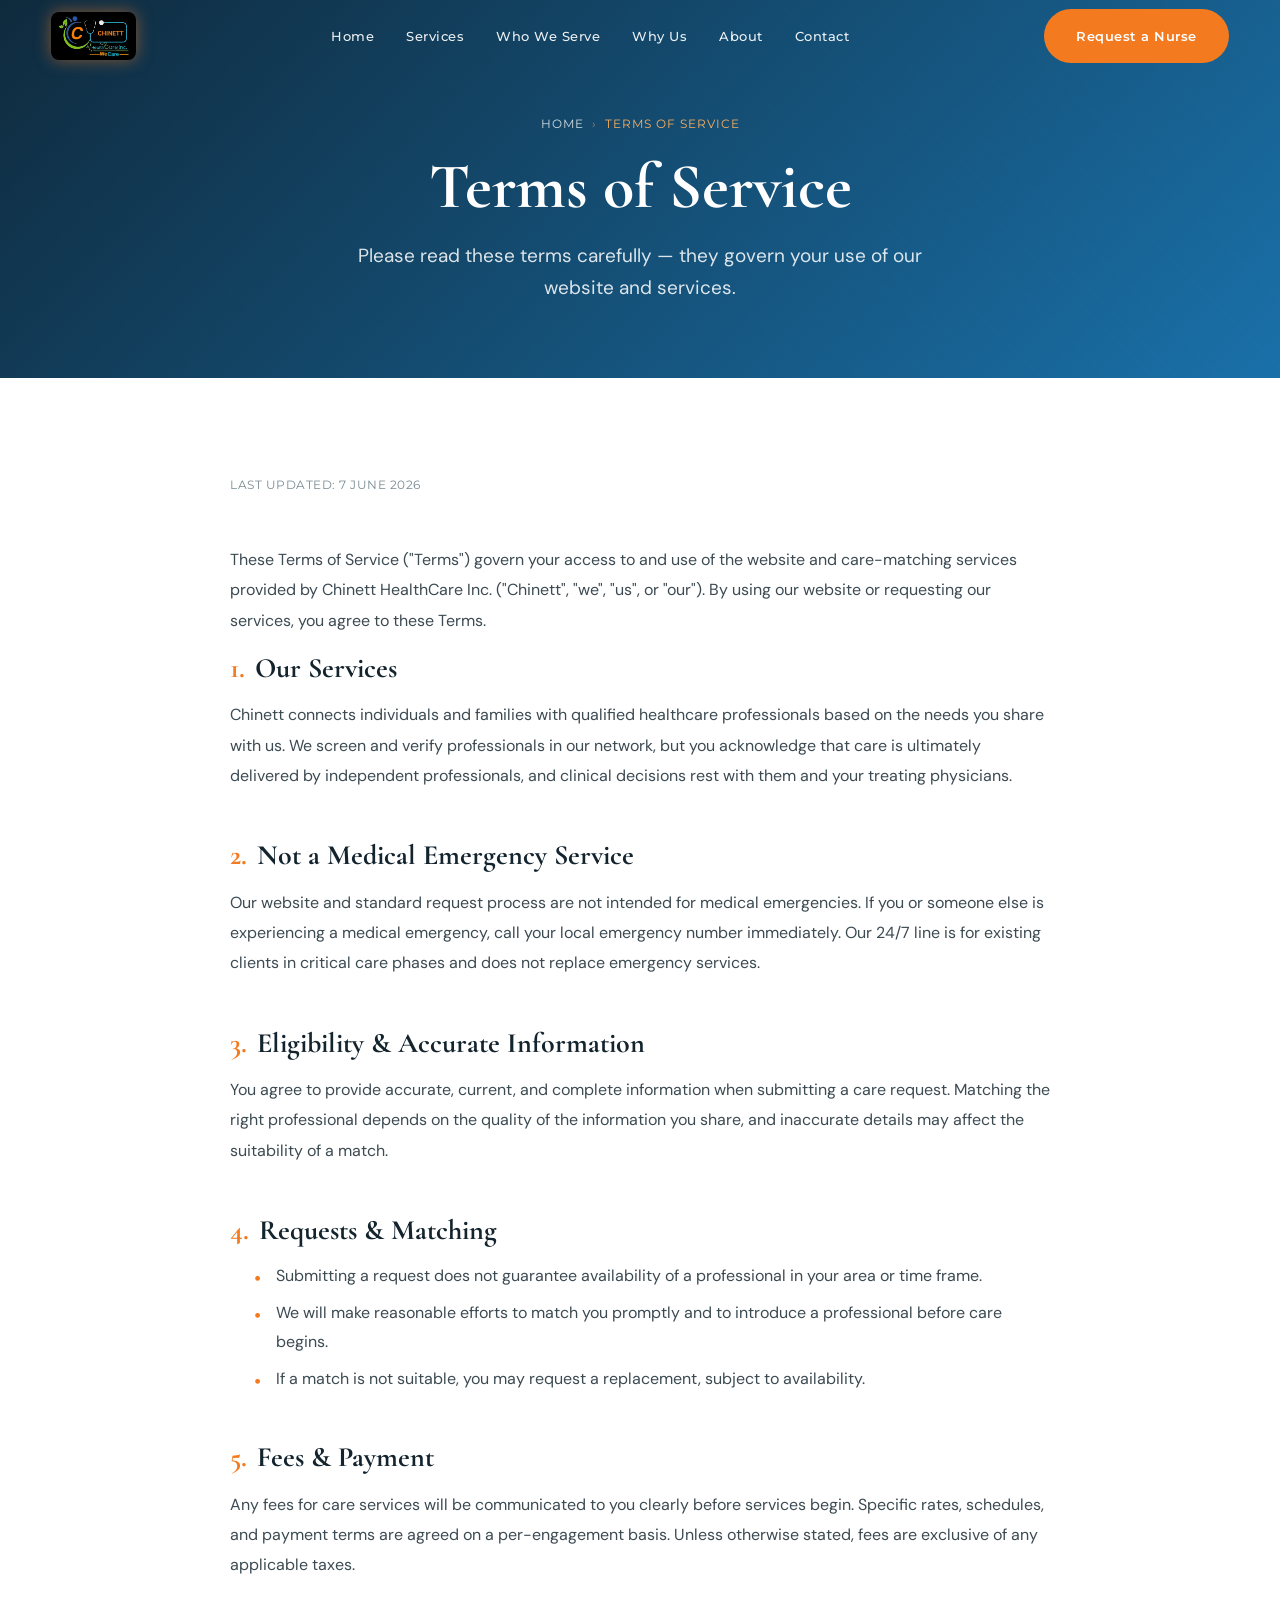
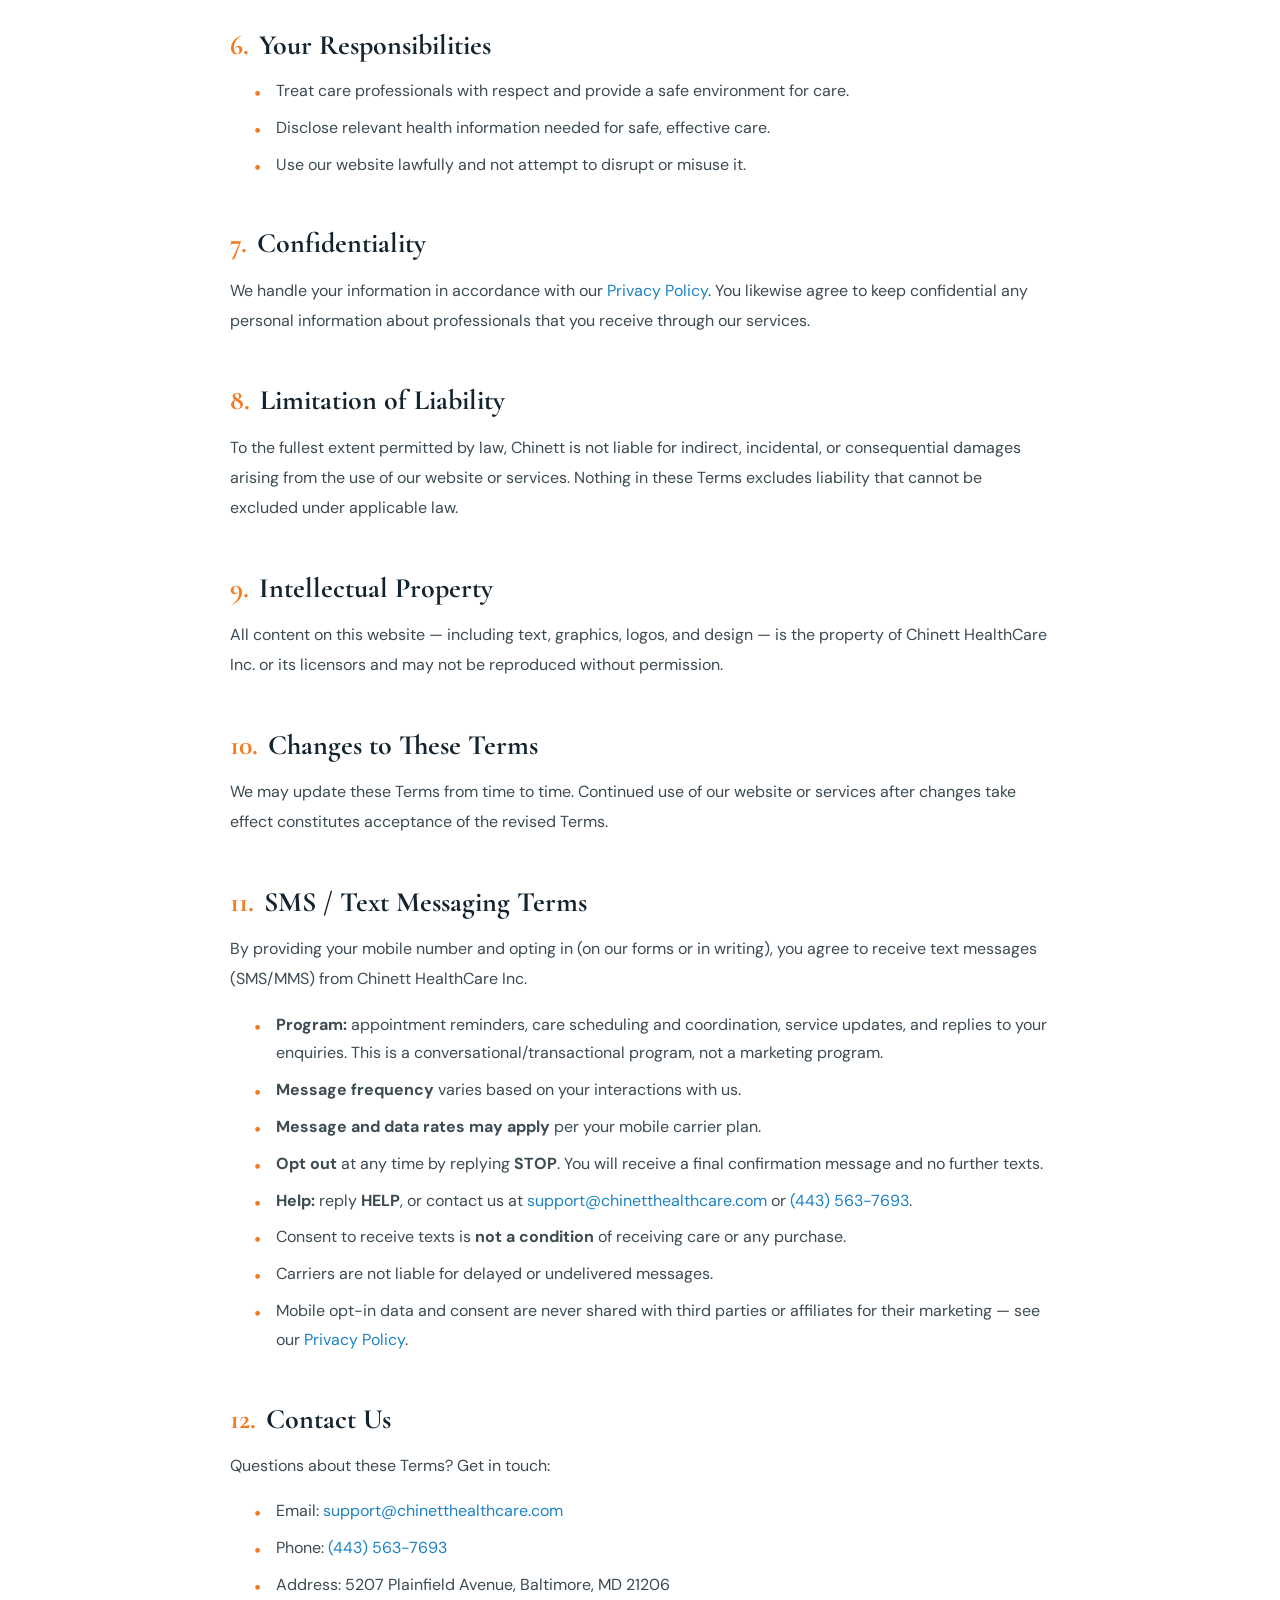
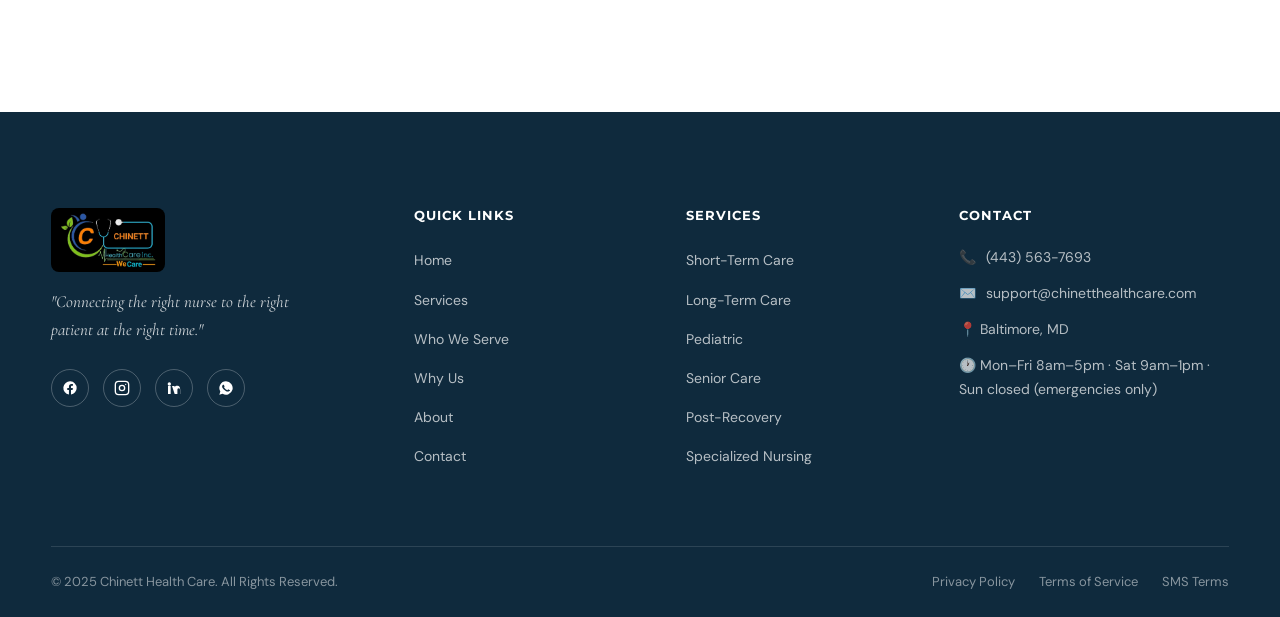
<file: terms.html>
<!DOCTYPE html>
<html lang="en">
<head>
  <meta charset="UTF-8" />
  <meta name="viewport" content="width=device-width, initial-scale=1.0" />
  <title>Terms of Service — Chinett HealthCare Inc.</title>
  <meta name="description" content="The terms governing your use of Chinett HealthCare Inc.'s website and care-matching services." />
  <meta name="author" content="Chinett HealthCare Inc." />
  <meta name="robots" content="index, follow" />
  <meta name="theme-color" content="#0F2A3D" />
  <link rel="canonical" href="https://chinetthealthcare.com/terms.html" />
  <link rel="manifest" href="site.webmanifest" />
  <meta property="og:type" content="website" />
  <meta property="og:site_name" content="Chinett HealthCare Inc." />
  <meta property="og:title" content="Terms of Service — Chinett HealthCare Inc." />
  <meta property="og:url" content="https://chinetthealthcare.com/terms.html" />
  <meta property="og:image" content="https://chinetthealthcare.com/chinett-logo.jpeg" />

  <link rel="preconnect" href="https://fonts.googleapis.com" />
  <link rel="preconnect" href="https://fonts.gstatic.com" crossorigin />
  <link href="https://fonts.googleapis.com/css2?family=Cormorant+Garamond:ital,wght@0,400;0,600;0,700;1,400;1,600&family=DM+Sans:wght@300;400;500;700&family=Montserrat:wght@500;600;700&display=swap" rel="stylesheet" />
  <link href="https://unpkg.com/aos@2.3.1/dist/aos.css" rel="stylesheet" />
  <link rel="icon" href="favicon.svg" type="image/svg+xml" />
  <link rel="stylesheet" href="styles.css?v=4" />
</head>
<body>

  <a class="skip-link" href="#main">Skip to content</a>

  <!-- ============ NAVBAR ============ -->
  <nav class="navbar">
    <div class="container">
      <a href="index.html" class="logo" aria-label="Chinett HealthCare Inc. — Home">
        <span class="logo-spin">
          <img src="chinett-logo.jpeg" alt="Chinett HealthCare Inc." />
          <img src="chinett-logo.jpeg" alt="" aria-hidden="true" class="logo-back" />
        </span>
      </a>
      <ul class="nav-links">
        <li><a href="index.html">Home</a></li>
        <li><a href="services.html">Services</a></li>
        <li><a href="services.html#who-we-serve">Who We Serve</a></li>
        <li><a href="about.html#why-us">Why Us</a></li>
        <li><a href="about.html">About</a></li>
        <li><a href="contact.html">Contact</a></li>
      </ul>
      <div class="nav-cta">
        <a href="contact.html#request-form" class="btn btn-primary">Request a Nurse</a>
      </div>
      <button class="hamburger" aria-label="Toggle menu"><span></span><span></span><span></span></button>
    </div>
  </nav>

  <div class="mobile-nav">
    <a href="index.html">Home</a>
    <a href="services.html">Services</a>
    <a href="services.html#who-we-serve">Who We Serve</a>
    <a href="about.html#why-us">Why Us</a>
    <a href="about.html">About</a>
    <a href="contact.html">Contact</a>
    <a href="contact.html#request-form" class="btn btn-primary">Request a Nurse</a>
  </div>

  <!-- ============ PAGE HERO ============ -->
  <header class="page-hero" id="main" style="min-height:42vh;">
    <div class="page-hero-bg"></div>
    <div class="page-hero-overlay"></div>
    <div class="container" data-aos="fade-up">
      <div class="breadcrumb"><a href="index.html">Home</a><span>›</span>Terms of Service</div>
      <h1>Terms of Service</h1>
      <p>Please read these terms carefully — they govern your use of our website and services.</p>
    </div>
  </header>

  <!-- ============ LEGAL CONTENT ============ -->
  <section class="section legal">
    <div class="container">
      <p class="updated">Last updated: 7 June 2026</p>

      <p>These Terms of Service ("Terms") govern your access to and use of the website and care-matching services provided by Chinett HealthCare Inc. ("Chinett", "we", "us", or "our"). By using our website or requesting our services, you agree to these Terms.</p>

<h2><span class="ln">1.</span>Our Services</h2>
      <p>Chinett connects individuals and families with qualified healthcare professionals based on the needs you share with us. We screen and verify professionals in our network, but you acknowledge that care is ultimately delivered by independent professionals, and clinical decisions rest with them and your treating physicians.</p>

      <h2><span class="ln">2.</span>Not a Medical Emergency Service</h2>
      <p>Our website and standard request process are not intended for medical emergencies. If you or someone else is experiencing a medical emergency, call your local emergency number immediately. Our 24/7 line is for existing clients in critical care phases and does not replace emergency services.</p>

      <h2><span class="ln">3.</span>Eligibility &amp; Accurate Information</h2>
      <p>You agree to provide accurate, current, and complete information when submitting a care request. Matching the right professional depends on the quality of the information you share, and inaccurate details may affect the suitability of a match.</p>

      <h2><span class="ln">4.</span>Requests &amp; Matching</h2>
      <ul>
        <li>Submitting a request does not guarantee availability of a professional in your area or time frame.</li>
        <li>We will make reasonable efforts to match you promptly and to introduce a professional before care begins.</li>
        <li>If a match is not suitable, you may request a replacement, subject to availability.</li>
      </ul>

      <h2><span class="ln">5.</span>Fees &amp; Payment</h2>
      <p>Any fees for care services will be communicated to you clearly before services begin. Specific rates, schedules, and payment terms are agreed on a per-engagement basis. Unless otherwise stated, fees are exclusive of any applicable taxes.</p>

      <h2><span class="ln">6.</span>Your Responsibilities</h2>
      <ul>
        <li>Treat care professionals with respect and provide a safe environment for care.</li>
        <li>Disclose relevant health information needed for safe, effective care.</li>
        <li>Use our website lawfully and not attempt to disrupt or misuse it.</li>
      </ul>

      <h2><span class="ln">7.</span>Confidentiality</h2>
      <p>We handle your information in accordance with our <a href="privacy.html">Privacy Policy</a>. You likewise agree to keep confidential any personal information about professionals that you receive through our services.</p>

      <h2><span class="ln">8.</span>Limitation of Liability</h2>
      <p>To the fullest extent permitted by law, Chinett is not liable for indirect, incidental, or consequential damages arising from the use of our website or services. Nothing in these Terms excludes liability that cannot be excluded under applicable law.</p>

      <h2><span class="ln">9.</span>Intellectual Property</h2>
      <p>All content on this website — including text, graphics, logos, and design — is the property of Chinett HealthCare Inc. or its licensors and may not be reproduced without permission.</p>

      <h2><span class="ln">10.</span>Changes to These Terms</h2>
      <p>We may update these Terms from time to time. Continued use of our website or services after changes take effect constitutes acceptance of the revised Terms.</p>

      <h2 id="sms"><span class="ln">11.</span>SMS / Text Messaging Terms</h2>
      <p>By providing your mobile number and opting in (on our forms or in writing), you agree to receive text messages (SMS/MMS) from Chinett HealthCare Inc.</p>
      <ul>
        <li><strong>Program:</strong> appointment reminders, care scheduling and coordination, service updates, and replies to your enquiries. This is a conversational/transactional program, not a marketing program.</li>
        <li><strong>Message frequency</strong> varies based on your interactions with us.</li>
        <li><strong>Message and data rates may apply</strong> per your mobile carrier plan.</li>
        <li><strong>Opt out</strong> at any time by replying <strong>STOP</strong>. You will receive a final confirmation message and no further texts.</li>
        <li><strong>Help:</strong> reply <strong>HELP</strong>, or contact us at <a href="mailto:support@chinetthealthcare.com">support@chinetthealthcare.com</a> or <a href="tel:+14435637693">(443) 563-7693</a>.</li>
        <li>Consent to receive texts is <strong>not a condition</strong> of receiving care or any purchase.</li>
        <li>Carriers are not liable for delayed or undelivered messages.</li>
        <li>Mobile opt-in data and consent are never shared with third parties or affiliates for their marketing — see our <a href="privacy.html">Privacy Policy</a>.</li>
      </ul>

      <h2><span class="ln">12.</span>Contact Us</h2>
      <p>Questions about these Terms? Get in touch:</p>
      <ul>
        <li>Email: <a href="mailto:support@chinetthealthcare.com">support@chinetthealthcare.com</a></li>
        <li>Phone: <a href="tel:+14435637693">(443) 563-7693</a></li>
        <li>Address: 5207 Plainfield Avenue, Baltimore, MD 21206</li>
      </ul>
    </div>
  </section>

  <!-- ============ FOOTER ============ -->
  <footer class="footer">
    <div class="container">
      <div class="footer-grid">
        <div>
          <img class="footer-logo-img" src="chinett-logo.jpeg" alt="Chinett HealthCare Inc." />
          <p class="footer-tagline">"Connecting the right nurse to the right patient at the right time."</p>
          <div class="social">
            <a href="#" aria-label="Facebook"><svg viewBox="0 0 24 24" fill="currentColor"><path d="M22 12a10 10 0 1 0-11.6 9.9v-7H7.9V12h2.5V9.8c0-2.5 1.5-3.9 3.8-3.9 1.1 0 2.2.2 2.2.2v2.5h-1.3c-1.2 0-1.6.8-1.6 1.6V12h2.8l-.4 2.9h-2.4v7A10 10 0 0 0 22 12z"/></svg></a>
            <a href="#" aria-label="Instagram"><svg viewBox="0 0 24 24" fill="none" stroke="currentColor" stroke-width="2"><rect x="2" y="2" width="20" height="20" rx="5"/><circle cx="12" cy="12" r="4"/><circle cx="17.5" cy="6.5" r="1" fill="currentColor" stroke="none"/></svg></a>
            <a href="#" aria-label="LinkedIn"><svg viewBox="0 0 24 24" fill="currentColor"><path d="M4.98 3.5A2.5 2.5 0 1 0 5 8.5a2.5 2.5 0 0 0-.02-5zM3 9h4v12H3zM9 9h3.8v1.7h.1c.5-.9 1.8-1.9 3.7-1.9 4 0 4.7 2.6 4.7 6V21H21v-5.5c0-1.3 0-3-1.8-3s-2.1 1.4-2.1 2.9V21H13z"/></svg></a>
            <a href="#" aria-label="WhatsApp"><svg viewBox="0 0 24 24" fill="currentColor"><path d="M12 2a10 10 0 0 0-8.5 15.2L2 22l4.9-1.4A10 10 0 1 0 12 2zm5.3 14.2c-.2.6-1.3 1.2-1.8 1.2-.5.1-1 .1-1.7-.1-.4-.1-1-.3-1.6-.6-2.9-1.2-4.7-4.1-4.9-4.3-.1-.2-1.1-1.5-1.1-2.8 0-1.3.7-2 .9-2.2.2-.3.5-.3.7-.3h.5c.2 0 .4 0 .6.5l.8 1.9c.1.2.1.4 0 .5l-.4.6c-.2.2-.3.4-.1.7.2.3.9 1.4 1.9 2.3 1.3 1.1 2.3 1.4 2.6 1.6.3.1.5.1.6-.1l.7-.9c.2-.2.4-.2.6-.1l1.8.9c.3.1.4.2.5.3.1.2.1.7-.1 1.3z"/></svg></a>
          </div>
        </div>
        <div>
          <h4>Quick Links</h4>
          <ul>
            <li><a href="index.html">Home</a></li>
            <li><a href="services.html">Services</a></li>
            <li><a href="services.html#who-we-serve">Who We Serve</a></li>
            <li><a href="about.html#why-us">Why Us</a></li>
            <li><a href="about.html">About</a></li>
            <li><a href="contact.html">Contact</a></li>
          </ul>
        </div>
        <div>
          <h4>Services</h4>
          <ul>
            <li><a href="services.html#short-term">Short-Term Care</a></li>
            <li><a href="services.html#long-term">Long-Term Care</a></li>
            <li><a href="services.html#pediatric">Pediatric</a></li>
            <li><a href="services.html#senior">Senior Care</a></li>
            <li><a href="services.html#recovery">Post-Recovery</a></li>
            <li><a href="services.html#specialized">Specialized Nursing</a></li>
          </ul>
        </div>
        <div>
          <h4>Contact</h4>
          <ul class="footer-contact">
            <li>📞 <a href="tel:+14435637693">(443) 563-7693</a></li>
            <li>✉️ <a href="mailto:support@chinetthealthcare.com">support@chinetthealthcare.com</a></li>
            <li>📍 Baltimore, MD</li>
            <li>🕐 Mon–Fri 8am–5pm · Sat 9am–1pm · Sun closed (emergencies only)</li>
          </ul>
        </div>
      </div>
      <div class="footer-bottom">
        <span>© 2025 Chinett Health Care. All Rights Reserved.</span>
        <div class="footer-bottom-links">
          <a href="privacy.html">Privacy Policy</a>
          <a href="terms.html">Terms of Service</a>
          <a href="terms.html#sms">SMS Terms</a>
        </div>
      </div>
    </div>
  </footer>

  <script src="https://unpkg.com/aos@2.3.1/dist/aos.js"></script>
  <script src="scripts.js?v=5"></script>
</body>
</html>
</file>
<file: styles.css>
/* ============================================================
   CHINETT HEALTH CARE — GLOBAL STYLESHEET
   Shared across index.html, services.html, about.html, contact.html
   ============================================================ */

/* ---------- 1. DESIGN TOKENS ---------- */
:root {
  /* Brand palette — Chinett HealthCare Inc. logo colors */
  --color-primary:       #1C82C4;   /* Brand Blue — main structural */
  --color-primary-light: #2E97D8;   /* Soft Blue — hover states */
  --color-primary-dark:  #0F2A3D;   /* Deep Navy — footer, bold dark sections */
  --color-accent:        #F47A1F;   /* Brand Orange — CTAs, highlights */
  --color-accent-light:  #FBAE5E;   /* Light Orange — hover, backgrounds */
  --color-accent-dark:   #DD6A11;   /* Darker Orange — CTA hover fill */
  --color-green:         #6FB13C;   /* Brand Green — supporting */
  --color-teal:          #14A3A3;   /* Brand Teal — supporting (stethoscope) */
  --color-bg-ivory:      #F6F9FB;   /* Cool Light — section backgrounds */
  --color-bg-white:      #FFFFFF;   /* Pure White — cards */
  --color-text-dark:     #14242E;   /* Charcoal-Navy — headlines */
  --color-text-body:     #3C4A52;   /* Slate — body copy */
  --color-text-muted:    #7A8B92;   /* Muted Slate — labels, captions */
  --color-border:        #E3E9ED;   /* Soft border */
  --color-success:       #5FA833;   /* Confirmation green */

  /* Typography */
  --font-display: 'Cormorant Garamond', serif;
  --font-body:    'DM Sans', sans-serif;
  --font-label:   'Montserrat', sans-serif;

  /* Spacing scale (8px base) */
  --sp-1: 8px;  --sp-2: 16px; --sp-3: 24px; --sp-4: 32px;
  --sp-5: 48px; --sp-6: 64px; --sp-7: 96px; --sp-8: 128px;

  /* Radius */
  --r-card: 16px; --r-btn: 50px; --r-input: 10px; --r-badge: 6px;

  /* Shadows */
  --shadow-soft:  0 4px 24px rgba(15,42,61,0.10);
  --shadow-hover: 0 12px 40px rgba(15,42,61,0.18);
  --shadow-card:  0 2px 12px rgba(0,0,0,0.06);

  --nav-h: 72px;
}

/* ---------- 2. RESET / BASE ---------- */
*, *::before, *::after { box-sizing: border-box; margin: 0; padding: 0; }

html { scroll-behavior: smooth; scroll-padding-top: var(--nav-h); }

body {
  font-family: var(--font-body);
  color: var(--color-text-body);
  background: var(--color-bg-white);
  line-height: 1.7;
  -webkit-font-smoothing: antialiased;
  overflow-x: hidden;
}

img { max-width: 100%; display: block; }
a { text-decoration: none; color: inherit; }
ul { list-style: none; }

h1, h2, h3, h4 { font-family: var(--font-display); color: var(--color-text-dark); line-height: 1.15; font-weight: 700; }

.container { width: min(1200px, 92%); margin-inline: auto; }

/* Accessibility: skip to content */
.skip-link {
  position: absolute; left: 8px; top: -60px; z-index: 2000;
  background: var(--color-primary-dark); color: #fff;
  padding: 10px 18px; border-radius: 0 0 10px 10px;
  font-family: var(--font-label); font-size: 13px; letter-spacing: 0.5px;
  transition: top 0.2s ease;
}
.skip-link:focus { top: 0; outline: 2px solid var(--color-accent); }

/* ---------- 3. SHARED COMPONENTS ---------- */
.section { padding: var(--sp-7) 0; }

.section-label {
  font-family: var(--font-label);
  font-size: 12px;
  font-weight: 600;
  letter-spacing: 2px;
  text-transform: uppercase;
  color: var(--color-primary);
  display: inline-block;
  margin-bottom: var(--sp-2);
}

.section-title {
  font-family: var(--font-display);
  font-size: clamp(32px, 5vw, 48px);
  font-weight: 700;
  color: var(--color-text-dark);
}

.section-subtitle {
  font-family: var(--font-body);
  font-size: 18px;
  color: var(--color-text-body);
  max-width: 600px;
  margin: var(--sp-2) auto 0;
}

.text-center { text-align: center; }

.divider-gold {
  width: 48px; height: 2px;
  background: var(--color-accent);
  border: none;
  margin: var(--sp-2) auto var(--sp-3);
}

/* Buttons */
.btn {
  display: inline-flex; align-items: center; justify-content: center; gap: 8px;
  font-family: var(--font-label);
  font-size: 13px; font-weight: 600; letter-spacing: 0.5px;
  padding: 14px 30px;
  border-radius: var(--r-btn);
  cursor: pointer;
  border: 2px solid transparent;
  transition: all 0.3s ease-in-out;
  white-space: nowrap;
}

.btn-primary { background: var(--color-accent); color: #fff; }
.btn-primary:hover { background: var(--color-accent-dark); transform: translateY(-3px); box-shadow: var(--shadow-hover); }

/* gold-filled variant (used on dark hero) */
.btn-gold { background: var(--color-accent); color: var(--color-text-dark); }
.btn-gold:hover { background: var(--color-accent-light); transform: translateY(-3px); box-shadow: var(--shadow-hover); }

.btn-secondary { background: transparent; color: var(--color-accent); border-color: var(--color-accent); }
.btn-secondary:hover { background: var(--color-accent); color: var(--color-text-dark); transform: translateY(-3px); }

.btn-ghost { background: transparent; color: #fff; border-color: rgba(255,255,255,0.7); }
.btn-ghost:hover { background: #fff; color: var(--color-primary-dark); transform: translateY(-3px); }

/* dark buttons used on gold banner */
.btn-teal-fill { background: var(--color-primary-dark); color: #fff; }
.btn-teal-fill:hover { background: var(--color-primary); transform: translateY(-3px); box-shadow: var(--shadow-hover); }
.btn-teal-outline { background: transparent; color: var(--color-primary-dark); border-color: var(--color-primary-dark); }
.btn-teal-outline:hover { background: var(--color-primary-dark); color: #fff; transform: translateY(-3px); }

/* Generic card */
.card {
  background: var(--color-bg-white);
  border-radius: var(--r-card);
  box-shadow: var(--shadow-card);
  transition: transform 0.3s ease-in-out, box-shadow 0.3s ease-in-out;
}
.card:hover { transform: translateY(-6px); box-shadow: var(--shadow-hover); }

/* ============================================================
   4. NAVBAR
   ============================================================ */
.navbar {
  position: fixed; top: 0; left: 0; width: 100%;
  height: var(--nav-h);
  display: flex; align-items: center;
  z-index: 1000;
  transition: background 0.3s ease, box-shadow 0.3s ease, height 0.3s ease;
  background: transparent;
}
.navbar.scrolled { background: #fff; box-shadow: var(--shadow-soft); }

.navbar .container { display: flex; align-items: center; justify-content: space-between; }

/* Logo — continuous 3D turn (double-sided so it's never mirrored) */
.logo { display: flex; align-items: center; gap: 8px; perspective: 800px; }
.logo-spin {
  position: relative; height: 48px;
  transform-style: preserve-3d;
  animation: logoSpin 6.5s linear infinite;
}
.logo-spin img {
  height: 48px; width: auto; display: block; border-radius: 8px; background: #000;
  backface-visibility: hidden;
  filter: drop-shadow(0 0 8px rgba(244,122,31,0.5));
}
.logo-spin .logo-back { position: absolute; inset: 0; transform: rotateY(180deg); }
@keyframes logoSpin { from { transform: rotateY(0deg); } to { transform: rotateY(360deg); } }

.footer-logo-img {
  height: 64px; width: auto; display: block; border-radius: 8px; background: #000;
  margin-bottom: var(--sp-1);
  animation: logoFloat 6s ease-in-out infinite;
}
@keyframes logoFloat {
  0%, 100% { transform: perspective(600px) translateY(0) rotateY(0deg); filter: drop-shadow(0 0 0 rgba(20,163,163,0)); }
  50%      { transform: perspective(600px) translateY(-3px) rotateY(16deg); filter: drop-shadow(0 0 10px rgba(244,122,31,0.55)); }
}
.logo svg { width: 22px; height: 22px; color: var(--color-teal); flex-shrink: 0; }
.logo-text { font-family: var(--font-display); font-size: 24px; font-weight: 700; color: var(--color-accent); }
.logo-text span { font-family: var(--font-body); font-weight: 300; font-size: 18px; color: var(--color-text-dark); }
/* On transparent navbar, logo text is white */
.navbar:not(.scrolled) .logo-text { color: #fff; }
.navbar:not(.scrolled) .logo-text span { color: rgba(255,255,255,0.85); }

/* Nav links */
.nav-links { display: flex; gap: var(--sp-4); }
.nav-links a {
  font-family: var(--font-label);
  font-size: 13px; letter-spacing: 0.5px; font-weight: 500;
  color: var(--color-text-dark);
  position: relative;
  padding: 6px 0;
  transition: color 0.3s;
}
.navbar:not(.scrolled) .nav-links a { color: rgba(255,255,255,0.92); }

.nav-links a::after {
  content: ''; position: absolute; left: 0; bottom: 0;
  width: 0; height: 2px; background: var(--color-primary);
  transition: width 0.3s ease;
}
.nav-links a:hover::after { width: 100%; }
.navbar:not(.scrolled) .nav-links a:hover::after { background: var(--color-accent); }

.nav-links a.active { color: var(--color-primary); }
.navbar:not(.scrolled) .nav-links a.active { color: #fff; }
.nav-links a.active::after { width: 100%; background: var(--color-accent); }

.nav-cta { display: flex; align-items: center; }

/* Hamburger */
.hamburger {
  display: none; flex-direction: column; gap: 5px;
  background: none; border: none; cursor: pointer; padding: 6px; z-index: 1100;
}
.hamburger span {
  width: 26px; height: 2px; background: var(--color-text-dark);
  transition: all 0.3s ease; border-radius: 2px;
}
.navbar:not(.scrolled) .hamburger span { background: #fff; }
.hamburger.open span:nth-child(1) { transform: translateY(7px) rotate(45deg); background: var(--color-primary); }
.hamburger.open span:nth-child(2) { opacity: 0; }
.hamburger.open span:nth-child(3) { transform: translateY(-7px) rotate(-45deg); background: var(--color-primary); }

/* Light hero (homepage): dark nav text on the transparent (unscrolled) navbar */
.hero-light .navbar:not(.scrolled) .nav-links a { color: var(--color-text-dark); }
.hero-light .navbar:not(.scrolled) .nav-links a.active { color: var(--color-primary); }
.hero-light .navbar:not(.scrolled) .nav-links a:hover::after { background: var(--color-accent); }
.hero-light .navbar:not(.scrolled) .hamburger span { background: var(--color-text-dark); }

/* Mobile overlay */
.mobile-nav {
  position: fixed; inset: 0; background: var(--color-bg-ivory);
  display: flex; flex-direction: column; align-items: center; justify-content: center;
  gap: var(--sp-4);
  transform: translateX(100%); transition: transform 0.4s ease;
  z-index: 1050;
}
.mobile-nav.open { transform: translateX(0); }
.mobile-nav a {
  font-family: var(--font-display); font-size: 32px; color: var(--color-text-dark);
  opacity: 0; transform: translateY(20px);
}
.mobile-nav.open a { animation: fadeUpStagger 0.5s forwards; }
.mobile-nav.open a:nth-child(1){animation-delay:.1s}
.mobile-nav.open a:nth-child(2){animation-delay:.18s}
.mobile-nav.open a:nth-child(3){animation-delay:.26s}
.mobile-nav.open a:nth-child(4){animation-delay:.34s}
.mobile-nav.open a:nth-child(5){animation-delay:.42s}
.mobile-nav.open a:nth-child(6){animation-delay:.5s}
.mobile-nav .btn { margin-top: var(--sp-3); font-size: 14px; opacity: 1; transform: none; }
@keyframes fadeUpStagger { to { opacity: 1; transform: translateY(0); } }

/* ============================================================
   5. HERO
   ============================================================ */
.hero {
  position: relative; min-height: 100vh;
  display: flex; align-items: center;
  overflow: hidden;
  color: var(--color-text-dark);
  background: radial-gradient(circle at 58% 46%, #e4e2dc 0%, #ceccc5 55%, #bbb9b1 100%);
}
/* Fiery 3D wire-sphere holding the logo, in the right column */
.hero-orb {
  position: relative; width: min(100%, 480px); margin: 0 auto;
}
/* canvas is square (buffer set in JS); height:auto keeps it square and gives
   the container a real height — no reliance on CSS aspect-ratio in a grid cell */
.hero-orb canvas { display: block; width: 100%; height: auto; }
.hero-orb-logo {
  position: absolute; top: 50%; left: 50%; transform: translate(-50%, -50%);
  width: 58%; border-radius: 10px; background: #000; z-index: 2;
  box-shadow: 0 12px 40px rgba(0,0,0,0.55);
  animation: breathe 4.5s ease-in-out infinite;
}
@media (prefers-reduced-motion: reduce) { .hero-orb-logo { animation: none; } }

.hero .container { display: grid; grid-template-columns: 1.2fr 0.8fr; gap: var(--sp-6); align-items: center; padding-top: var(--nav-h); }
.hero-content { max-width: 680px; }

.hero-badge {
  display: inline-flex; align-items: center; gap: 8px;
  font-family: var(--font-label); font-size: 11px; font-weight: 600;
  letter-spacing: 2px; text-transform: uppercase; color: var(--color-accent);
  margin-bottom: var(--sp-3);
}
.hero-badge svg { width: 14px; height: 14px; }

.hero h1 {
  font-size: clamp(44px, 6vw, 72px);
  color: var(--color-text-dark); line-height: 1.1; margin-bottom: var(--sp-3);
}
.hero h1 em { font-style: italic; color: var(--color-accent); }

.hero-sub {
  font-size: 20px; color: var(--color-text-body); line-height: 1.7;
  max-width: 520px; margin-bottom: var(--sp-4);
}

.hero-ctas { display: flex; gap: var(--sp-2); flex-wrap: wrap; margin-bottom: var(--sp-4); }

.hero-trust { display: flex; flex-wrap: wrap; gap: var(--sp-4); }
.hero-trust span { font-size: 13px; color: var(--color-text-body); display: inline-flex; align-items: center; gap: 6px; }
.hero-trust span::before { content: '✔'; color: var(--color-accent); font-weight: 700; }

/* Quick request card */
.quick-card {
  background: #fff; border-radius: var(--r-card); padding: var(--sp-4);
  box-shadow: 0 20px 50px rgba(15,42,61,0.35);
  color: var(--color-text-body);
}
.quick-card h3 { font-family: var(--font-display); font-size: 26px; color: var(--color-primary); margin-bottom: 4px; }
.quick-card p { font-size: 13px; color: var(--color-text-muted); margin-bottom: var(--sp-3); }
.quick-card label { font-family: var(--font-label); font-size: 11px; text-transform: uppercase; letter-spacing: 0.5px; color: var(--color-text-muted); display: block; margin-bottom: 6px; }
.quick-card input, .quick-card select {
  width: 100%; padding: 12px 14px; margin-bottom: var(--sp-2);
  border: 1px solid var(--color-border); border-radius: var(--r-input);
  font-family: var(--font-body); font-size: 14px; color: var(--color-text-dark);
  background: var(--color-bg-white);
}
.quick-card input:focus, .quick-card select:focus { outline: none; border-color: var(--color-primary-light); box-shadow: 0 0 0 3px rgba(28,130,196,0.15); }
.quick-card .btn { width: 100%; margin-top: 4px; }

/* Hero brand logo (replaces quick-request card) */
.hero-logo { display: flex; justify-content: center; align-items: center; }
.hero-logo img {
  max-width: 480px; width: 100%; border-radius: 18px; background: #000;
  box-shadow: 0 24px 60px rgba(15,42,61,0.45);
  animation: breathe 4.5s ease-in-out infinite;
  will-change: transform;
}
@keyframes breathe {
  0%, 100% { transform: scale(1); box-shadow: 0 22px 55px rgba(15,42,61,0.45); }
  50%      { transform: scale(1.05); box-shadow: 0 34px 80px rgba(20,163,163,0.45); }
}
@media (prefers-reduced-motion: reduce) {
  .hero-logo img { animation: none; }
}

/* Scroll indicator */
.scroll-indicator {
  position: absolute; bottom: 24px; left: 50%; transform: translateX(-50%);
  color: var(--color-primary-dark); cursor: pointer; z-index: 2;
  animation: bounce 2s infinite;
}
.scroll-indicator svg { width: 30px; height: 30px; }
@keyframes bounce { 0%,100%{transform:translate(-50%,0)} 50%{transform:translate(-50%,10px)} }

/* ============================================================
   6. STATS BAR
   ============================================================ */
.stats { background: var(--color-primary); padding: var(--sp-6) 0; }
.stats-grid { display: grid; grid-template-columns: repeat(4, 1fr); }
.stat { text-align: center; padding: 0 var(--sp-3); position: relative; }
.stat:not(:last-child)::after {
  content: ''; position: absolute; right: 0; top: 50%; transform: translateY(-50%);
  width: 1px; height: 60px; background: rgba(244,122,31,0.55);
}
.stat-num { font-family: var(--font-display); font-size: clamp(44px, 6vw, 64px); font-weight: 700; color: #fff; line-height: 1; }
.stat-label { font-family: var(--font-body); font-size: 15px; color: rgba(255,255,255,0.72); max-width: 130px; margin: 12px auto 0; }

/* ============================================================
   7. MISSION
   ============================================================ */
.mission { background: var(--color-bg-ivory); }
.mission .container { display: grid; grid-template-columns: 1fr 1fr; gap: var(--sp-6); align-items: center; }
.mission-quote {
  font-family: var(--font-display); font-style: italic; font-size: clamp(28px, 4vw, 40px);
  color: var(--color-primary); line-height: 1.3;
  border-left: 4px solid var(--color-accent); padding-left: var(--sp-4);
  margin-bottom: var(--sp-4);
}
.mission-body { font-size: 17px; line-height: 1.9; margin-bottom: var(--sp-3); }
.text-link { color: var(--color-primary); font-weight: 600; font-family: var(--font-label); font-size: 14px; border-bottom: 2px solid transparent; transition: border-color 0.3s; }
.text-link:hover { border-color: var(--color-primary); }
.text-link::after { content: ' →'; }

.mission-img { position: relative; }
.mission-img img { border-radius: 20px; width: 100%; height: 100%; object-fit: cover; aspect-ratio: 4/4; }
.mission-img::after {
  content: ''; position: absolute; right: -16px; bottom: -16px;
  width: 70%; height: 60%; border: 4px solid var(--color-accent);
  border-radius: 20px; z-index: -1;
}

/* ============================================================
   8. SERVICES
   ============================================================ */
.services { background: #fff; }
.services-grid {
  display: grid; grid-template-columns: repeat(3, 1fr); gap: var(--sp-4);
  margin-top: var(--sp-6);
}
.service-card {
  background: #fff; border-radius: var(--r-card); overflow: hidden;
  box-shadow: var(--shadow-card); border-top: 3px solid transparent;
  transition: transform 0.3s ease, box-shadow 0.3s ease, border-color 0.3s ease;
}
.service-card:hover { transform: translateY(-6px); box-shadow: var(--shadow-hover); border-top-color: var(--color-accent); }
.service-card-img { width: 100%; height: 190px; object-fit: cover; display: block; }
.service-card-body { padding: var(--sp-4); }
.service-icon {
  width: 56px; height: 56px; border-radius: 50%;
  background: rgba(28,130,196,0.10); color: var(--color-primary);
  display: flex; align-items: center; justify-content: center;
  font-size: 26px; margin: -52px auto var(--sp-3); position: relative; z-index: 1;
  border: 3px solid #fff; box-shadow: var(--shadow-card);
}
.service-card h3 { font-family: var(--font-body); font-size: 19px; font-weight: 700; color: var(--color-text-dark); margin-bottom: 10px; }
.service-card p { font-size: 15px; color: var(--color-text-body); margin-bottom: var(--sp-2); }

/* ============================================================
   8b. DUAL ANIMATED BAND — pitch (light streams) + intro (gradient)
   ============================================================ */
.duo-band { background: #fff; padding: var(--sp-5) 0 var(--sp-6); }
.duo-grid { display: grid; grid-template-columns: 1fr 1fr; gap: var(--sp-4); }
.duo-panel {
  position: relative; overflow: hidden; isolation: isolate; border-radius: var(--r-card);
  padding: var(--sp-5); min-height: 250px; color: #fff;
  display: flex; flex-direction: column; justify-content: center; align-items: flex-start;
  box-shadow: var(--shadow-soft);
}
.duo-panel > * { position: relative; z-index: 3; }
/* Background video + readability shade (these override the z-index:3 above) */
.duo-video {
  position: absolute; inset: 0; width: 100%; height: 100%;
  object-fit: cover; object-position: 50% 50%; transform: scale(1.04);
  z-index: 0; pointer-events: none;
}
.duo-shade { position: absolute; inset: 0; z-index: 1; }
.duo-panel.pitch .duo-shade { background: linear-gradient(180deg, rgba(7,20,32,0.50), rgba(7,20,32,0.68)); }
.duo-panel.intro .duo-shade { background: linear-gradient(180deg, rgba(9,16,32,0.40), rgba(9,16,32,0.62)); }
/* recolour the shared clip into a warm, colourful gradient for the intro panel */
.duo-panel.intro .duo-video { filter: hue-rotate(125deg) saturate(1.55) brightness(1.05); object-position: 28% 60%; transform: scale(1.12); }
.duo-eyebrow { font-family: var(--font-label); font-size: 12px; letter-spacing: 2px; text-transform: uppercase; color: rgba(255,255,255,0.85); margin-bottom: var(--sp-2); }
.duo-rotator { position: relative; width: 100%; height: 78px; margin-bottom: var(--sp-2); }
.duo-rotator span {
  position: absolute; left: 0; top: 0; right: 0; opacity: 0;
  font-family: var(--font-display); font-weight: 700; line-height: 1.15;
  font-size: clamp(22px, 2.8vw, 32px); color: #fff;
  text-shadow: 0 2px 14px rgba(0,0,0,0.35);
}
.duo-sub { font-size: 15px; color: rgba(255,255,255,0.9); margin-bottom: var(--sp-3); max-width: 340px; text-shadow: 0 1px 8px rgba(0,0,0,0.3); }

/* Left panel: flowing glowing light streams on dark */
.duo-panel.pitch { background: #0a2231; }
.duo-panel.pitch::before {
  content: ''; position: absolute; inset: -45%; z-index: -1;
  background:
    radial-gradient(closest-side, rgba(30,130,196,0.65), transparent 72%) 12% 32%/55% 65% no-repeat,
    radial-gradient(closest-side, rgba(20,163,163,0.6),  transparent 72%) 84% 60%/60% 70% no-repeat,
    radial-gradient(closest-side, rgba(120,90,210,0.45), transparent 72%) 48% 92%/52% 62% no-repeat;
  filter: blur(18px); will-change: transform;
  animation: streamMove 10s ease-in-out infinite alternate;
}
.duo-panel.pitch::after {
  content: ''; position: absolute; inset: 0; z-index: -1; opacity: 0.5;
  background: repeating-linear-gradient(118deg, transparent 0 13px, rgba(150,210,255,0.08) 13px 15px);
  animation: streamSlide 7s linear infinite;
}
@keyframes streamMove { from { transform: translate3d(-6%, -5%, 0); } to { transform: translate3d(8%, 6%, 0); } }
@keyframes streamSlide { from { background-position: 0 0; } to { background-position: 130px 0; } }

/* Right panel: shifting multi-colour gradient */
.duo-panel.intro {
  background: linear-gradient(120deg, #16244a, #5a3a8c, #13708c, #15a3a3, #c25a2a, #16244a);
  background-size: 320% 320%;
  animation: gradShift 12s ease infinite;
}
.duo-panel.intro::before { content: ''; position: absolute; inset: 0; z-index: -1; background: rgba(8,18,32,0.30); }
@keyframes gradShift { 0% { background-position: 0% 50%; } 50% { background-position: 100% 50%; } 100% { background-position: 0% 50%; } }

/* Rotating text (each ~10s loop) */
.duo-6 span { animation: rot6 10s infinite; }
.duo-6 span:nth-child(1){ animation-delay: 0s; }
.duo-6 span:nth-child(2){ animation-delay: 1.667s; }
.duo-6 span:nth-child(3){ animation-delay: 3.333s; }
.duo-6 span:nth-child(4){ animation-delay: 5s; }
.duo-6 span:nth-child(5){ animation-delay: 6.667s; }
.duo-6 span:nth-child(6){ animation-delay: 8.333s; }
.duo-4 span { animation: rot4 10s infinite; }
.duo-4 span:nth-child(1){ animation-delay: 0s; }
.duo-4 span:nth-child(2){ animation-delay: 2.5s; }
.duo-4 span:nth-child(3){ animation-delay: 5s; }
.duo-4 span:nth-child(4){ animation-delay: 7.5s; }
@keyframes rot6 { 0%{opacity:0;transform:translateY(14px)} 2%{opacity:1;transform:translateY(0)} 15%{opacity:1;transform:translateY(0)} 16.6%{opacity:0;transform:translateY(-14px)} 100%{opacity:0} }
@keyframes rot4 { 0%{opacity:0;transform:translateY(14px)} 3%{opacity:1;transform:translateY(0)} 23%{opacity:1;transform:translateY(0)} 25%{opacity:0;transform:translateY(-14px)} 100%{opacity:0} }

/* ============================================================
   9. WHO WE SERVE
   ============================================================ */
.audience { background: linear-gradient(180deg, var(--color-bg-ivory) 0%, #fff 100%); }
.audience-grid { display: grid; grid-template-columns: repeat(3, 1fr); gap: var(--sp-4); margin-top: var(--sp-6); }
.audience-card { background: #fff; border-radius: var(--r-card); overflow: hidden; box-shadow: var(--shadow-card); transition: transform 0.3s ease, box-shadow 0.3s ease; }
.audience-card:hover { transform: translateY(-6px); box-shadow: var(--shadow-hover); }
.audience-card img { width: 100%; height: 220px; object-fit: cover; }
.audience-bar { height: 6px; }
.audience-bar.teal { background: var(--color-primary); }
.audience-bar.gold { background: var(--color-accent); }
.audience-bar.green { background: var(--color-success); }
.audience-body { padding: var(--sp-3) var(--sp-4) var(--sp-4); }
.audience-body h3 { font-family: var(--font-label); font-size: 14px; letter-spacing: 1px; text-transform: uppercase; color: var(--color-primary); margin-bottom: 10px; }
.audience-body p { font-size: 15px; margin-bottom: var(--sp-2); }

/* ============================================================
   10. TESTIMONIAL
   ============================================================ */
.testimonial { background: var(--color-primary-dark); color: #fff; text-align: center; }
.testimonial .container { max-width: 860px; }
.quote-mark { font-family: var(--font-display); font-size: 120px; line-height: 0.5; color: var(--color-accent); height: 60px; display: block; }
.testimonial-slide { display: none; }
.testimonial-slide.active { display: block; animation: fadeIn 0.6s ease; }
@keyframes fadeIn { from { opacity: 0; } to { opacity: 1; } }
.testimonial-text { font-family: var(--font-display); font-size: clamp(24px, 3.5vw, 32px); font-style: italic; line-height: 1.5; color: #fff; margin-bottom: var(--sp-3); }
.testimonial-author { font-family: var(--font-label); font-size: 14px; letter-spacing: 1px; color: var(--color-accent-light); text-transform: uppercase; margin-bottom: 12px; }
.stars { color: var(--color-accent); font-size: 20px; letter-spacing: 4px; }
.testimonial-dots { display: flex; gap: 10px; justify-content: center; margin-top: var(--sp-4); }
.dot { width: 10px; height: 10px; border-radius: 50%; background: rgba(255,255,255,0.3); border: none; cursor: pointer; transition: background 0.3s, transform 0.3s; }
.dot.active { background: var(--color-accent); transform: scale(1.2); }

/* ============================================================
   11. CTA BANNER
   ============================================================ */
.cta-banner {
  position: relative; overflow: hidden;
  background-color: var(--color-accent);
  background-image: repeating-linear-gradient(45deg, rgba(255,255,255,0.08) 0, rgba(255,255,255,0.08) 1px, transparent 1px, transparent 14px);
  text-align: center; padding: var(--sp-7) 0;
}
.cta-banner h2 { font-size: clamp(36px, 5vw, 52px); color: var(--color-text-dark); margin-bottom: var(--sp-2); }
.cta-banner p { font-size: 18px; color: var(--color-primary-dark); max-width: 560px; margin: 0 auto var(--sp-4); }
.cta-banner .btn-row { display: flex; gap: var(--sp-2); justify-content: center; flex-wrap: wrap; }

/* CTA "sick -> healthy" side images */
.cta-side {
  position: absolute; top: 50%;
  width: clamp(150px, 15vw, 230px); aspect-ratio: 3 / 4; object-fit: cover;
  border-radius: 16px; border: 4px solid rgba(255,255,255,0.9);
  box-shadow: 0 18px 45px rgba(0,0,0,0.28); z-index: 1;
}
.cta-left  { left: 3%;  filter: saturate(0.72) brightness(0.95); animation: ctaFloatL 6s ease-in-out infinite; }
.cta-right { right: 3%; filter: saturate(1.12) brightness(1.05); animation: ctaFloatR 6.6s ease-in-out infinite; }
@keyframes ctaFloatL {
  0%, 100% { transform: translateY(-50%) rotate(-4deg); }
  50%      { transform: translateY(-58%) rotate(-4deg); }
}
@keyframes ctaFloatR {
  0%, 100% { transform: translateY(-50%) rotate(4deg); }
  50%      { transform: translateY(-43%) rotate(4deg); }
}
@keyframes ctaBobL { 0%,100% { transform: translateY(0) rotate(-4deg); } 50% { transform: translateY(-8px) rotate(-4deg); } }
@keyframes ctaBobR { 0%,100% { transform: translateY(0) rotate(4deg); } 50% { transform: translateY(-8px) rotate(4deg); } }

/* ============================================================
   12. FOOTER
   ============================================================ */
.footer { background: var(--color-primary-dark); color: rgba(255,255,255,0.7); padding: var(--sp-7) 0 0; }
.footer-grid { display: grid; grid-template-columns: 1.4fr 1fr 1fr 1.2fr; gap: var(--sp-5); padding-bottom: var(--sp-6); }
.footer .logo-text { color: #fff; }
.footer .logo-text span { color: rgba(255,255,255,0.8); }
.footer-tagline { font-family: var(--font-display); font-style: italic; font-size: 17px; color: rgba(255,255,255,0.8); margin: var(--sp-2) 0 var(--sp-3); max-width: 280px; }
.footer h4 { font-family: var(--font-label); font-size: 13px; letter-spacing: 1px; text-transform: uppercase; color: #fff; margin-bottom: var(--sp-3); }
.footer ul li { margin-bottom: 12px; }
.footer ul li a, .footer-contact li { font-size: 14px; color: rgba(255,255,255,0.7); transition: color 0.3s; }
.footer ul li a:hover { color: var(--color-accent); }
.footer-contact li { margin-bottom: 12px; display: flex; gap: 10px; align-items: flex-start; }
.social { display: flex; gap: 14px; margin-top: var(--sp-2); }
.social a { width: 38px; height: 38px; border-radius: 50%; border: 1px solid rgba(255,255,255,0.25); display: flex; align-items: center; justify-content: center; color: #fff; transition: all 0.3s; }
.social a:hover { background: var(--color-accent); border-color: var(--color-accent); color: var(--color-primary-dark); transform: translateY(-3px); }
.social svg { width: 16px; height: 16px; }
.footer-bottom { border-top: 1px solid rgba(255,255,255,0.12); padding: var(--sp-3) 0; display: flex; justify-content: space-between; flex-wrap: wrap; gap: 12px; }
.footer-bottom, .footer-bottom a { font-size: 13px; color: rgba(255,255,255,0.5); }
.footer-bottom a:hover { color: var(--color-accent); }
.footer-bottom-links { display: flex; gap: var(--sp-3); }

/* ============================================================
   14. PAGE HERO (sub-pages: services / about / contact)
   ============================================================ */
.page-hero {
  position: relative; min-height: 60vh;
  display: flex; align-items: center; justify-content: center; text-align: center;
  color: #fff; overflow: hidden;
}
.page-hero-bg {
  position: absolute; inset: 0; z-index: -2;
  background: var(--color-primary-dark) url('https://images.unsplash.com/photo-1631815588090-d4bfec5b1ccb?auto=format&fit=crop&w=1920&q=80') center/cover no-repeat;
}
.page-hero-overlay {
  position: absolute; inset: 0; z-index: -1;
  background: linear-gradient(135deg, rgba(15,42,61,0.93) 0%, rgba(28,130,196,0.80) 100%),
              repeating-linear-gradient(45deg, rgba(255,255,255,0.03) 0, rgba(255,255,255,0.03) 1px, transparent 1px, transparent 16px);
}
.page-hero .container { padding-top: var(--nav-h); max-width: 800px; }
.breadcrumb { font-family: var(--font-label); font-size: 12px; letter-spacing: 1px; text-transform: uppercase; color: var(--color-accent-light); margin-bottom: var(--sp-2); }
.breadcrumb a { color: rgba(255,255,255,0.8); transition: color 0.3s; }
.breadcrumb a:hover { color: var(--color-accent); }
.breadcrumb span { margin: 0 8px; opacity: 0.6; }
.page-hero h1 { font-size: clamp(40px, 6vw, 64px); color: #fff; margin-bottom: var(--sp-2); }
.page-hero p { font-size: 19px; color: rgba(255,255,255,0.85); max-width: 620px; margin: 0 auto var(--sp-4); }
.page-hero .btn-row { display: flex; gap: var(--sp-2); justify-content: center; flex-wrap: wrap; }

/* ============================================================
   15. SERVICE DEEP-DIVE ROWS
   ============================================================ */
.service-row { padding: var(--sp-7) 0; }
.service-row:nth-child(even) { background: var(--color-bg-ivory); }
.service-row:nth-child(odd) { background: #fff; }
.service-row .container { display: grid; grid-template-columns: 1fr 1fr; gap: var(--sp-6); align-items: center; }
.service-row:nth-child(even) .service-row-text { order: 2; }
.service-row:nth-child(even) .service-row-img { order: 1; }

.service-num { font-family: var(--font-display); font-size: 96px; font-weight: 700; line-height: 0.8; color: rgba(244,122,31,0.16); margin-bottom: -10px; }
.service-row-title { display: flex; align-items: center; gap: 14px; margin-bottom: var(--sp-3); }
.service-row-title .ic { font-size: 38px; }
.service-row-title h2 { font-family: var(--font-display); font-size: clamp(30px, 4vw, 40px); color: var(--color-text-dark); }
.service-row-text p.lead { font-size: 16px; line-height: 1.9; margin-bottom: var(--sp-3); }

.ideal-block { margin-bottom: var(--sp-3); }
.ideal-block h4 { font-family: var(--font-label); font-size: 12px; letter-spacing: 1px; text-transform: uppercase; color: var(--color-primary); margin-bottom: 12px; }
.ideal-list li { font-size: 15px; padding-left: 22px; position: relative; margin-bottom: 8px; }
.ideal-list li::before { content: '•'; color: var(--color-accent); font-size: 20px; position: absolute; left: 4px; top: -2px; }

.included-grid { display: grid; grid-template-columns: 1fr 1fr; gap: 10px 20px; margin-bottom: var(--sp-4); }
.included-grid li { font-size: 14px; padding-left: 26px; position: relative; color: var(--color-text-body); }
.included-grid li::before { content: '✔'; color: var(--color-success); font-weight: 700; position: absolute; left: 0; }

.service-row-img img { width: 100%; border-radius: 20px; box-shadow: var(--shadow-soft); aspect-ratio: 4/3; object-fit: cover; }

/* ============================================================
   16. WHO WE SERVE — FULL BLOCKS
   ============================================================ */
.audience-full { background: var(--color-bg-ivory); }
.audience-block { padding: var(--sp-6) 0; }
.audience-block .container { display: grid; grid-template-columns: 1fr 1fr; gap: var(--sp-6); align-items: center; }
.audience-block:nth-child(even) .ab-text { order: 2; }
.audience-block:nth-child(even) .ab-img { order: 1; }
.ab-img img { width: 100%; border-radius: 20px; box-shadow: var(--shadow-soft); aspect-ratio: 1/1; object-fit: cover; }
.ab-text h2 { font-family: var(--font-display); font-size: clamp(28px, 4vw, 38px); margin-bottom: var(--sp-2); }
.ab-text p { font-size: 16px; line-height: 1.9; margin-bottom: var(--sp-3); }
.ab-scenarios { display: flex; flex-wrap: wrap; gap: 10px; margin-bottom: var(--sp-3); }
.ab-scenarios span { font-family: var(--font-label); font-size: 12px; background: #fff; border: 1px solid var(--color-border); color: var(--color-primary); padding: 8px 14px; border-radius: var(--r-btn); }

/* ============================================================
   17. HOW IT WORKS — TIMELINE
   ============================================================ */
.process { background: #fff; }
.timeline { display: grid; grid-template-columns: repeat(4, 1fr); gap: var(--sp-3); margin-top: var(--sp-6); position: relative; }
.timeline::before {
  content: ''; position: absolute; top: 32px; left: 12%; right: 12%; height: 2px;
  background-image: linear-gradient(to right, var(--color-accent) 50%, transparent 50%);
  background-size: 14px 2px; background-repeat: repeat-x; z-index: 0;
}
.step { text-align: center; position: relative; z-index: 1; }
.step-badge {
  width: 64px; height: 64px; border-radius: 50%; background: var(--color-accent);
  color: var(--color-primary-dark); font-family: var(--font-display); font-size: 24px; font-weight: 700;
  display: flex; align-items: center; justify-content: center; margin: 0 auto var(--sp-2);
  box-shadow: 0 4px 16px rgba(244,122,31,0.45); border: 4px solid #fff;
}
.step-icon { font-size: 28px; margin-bottom: 10px; }
.step h3 { font-family: var(--font-display); font-size: 22px; margin-bottom: 8px; }
.step p { font-size: 14px; line-height: 1.7; margin-bottom: 10px; }
.step-time { font-family: var(--font-label); font-size: 11px; text-transform: uppercase; letter-spacing: 0.5px; color: var(--color-primary); background: rgba(28,130,196,0.09); padding: 5px 12px; border-radius: var(--r-btn); display: inline-block; }

.process-cta {
  margin: var(--sp-6) auto 0; max-width: 560px; text-align: center;
  background: #fff; border: 2px solid var(--color-primary); border-radius: var(--r-card);
  padding: var(--sp-5); box-shadow: var(--shadow-soft);
}
.process-cta h3 { font-family: var(--font-display); font-size: 30px; color: var(--color-primary); margin-bottom: var(--sp-3); }

/* ============================================================
   18. FAQ ACCORDION
   ============================================================ */
.faq { background: var(--color-bg-ivory); }
.faq-list { max-width: 800px; margin: var(--sp-6) auto 0; }
.faq-item { background: #fff; border-radius: 12px; margin-bottom: 14px; box-shadow: var(--shadow-card); overflow: hidden; }
.faq-q {
  width: 100%; text-align: left; background: none; border: none; cursor: pointer;
  padding: var(--sp-3) var(--sp-4); font-family: var(--font-body); font-size: 17px; font-weight: 500;
  color: var(--color-text-dark); display: flex; justify-content: space-between; align-items: center; gap: 16px;
}
.faq-q .faq-icon { font-size: 22px; color: var(--color-accent); transition: transform 0.3s; flex-shrink: 0; }
.faq-item.open .faq-q .faq-icon { transform: rotate(45deg); }
.faq-a { max-height: 0; overflow: hidden; transition: max-height 0.35s ease; }
.faq-a p { padding: 0 var(--sp-4) var(--sp-3); font-size: 16px; line-height: 1.8; color: var(--color-text-body); }

/* ============================================================
   19. PAGE HERO — LIGHT VARIANT (about)
   ============================================================ */
.page-hero.light { color: var(--color-text-dark); }
.page-hero.light .page-hero-bg {
  background: var(--color-bg-ivory);
}
.page-hero.light .page-hero-overlay {
  background:
    radial-gradient(circle at 12% 20%, rgba(28,130,196,0.10) 0, transparent 12%),
    radial-gradient(circle at 85% 75%, rgba(244,122,31,0.12) 0, transparent 14%),
    url("data:image/svg+xml,%3Csvg width='60' height='60' viewBox='0 0 60 60' xmlns='http://www.w3.org/2000/svg'%3E%3Cg fill='none' stroke='%231C82C4' stroke-opacity='0.07' stroke-width='1'%3E%3Cpath d='M30 0v60M0 30h60M0 0l60 60M60 0L0 60'/%3E%3C/g%3E%3C/svg%3E");
}
.page-hero.light h1 { color: var(--color-text-dark); }
.page-hero.light p { color: var(--color-text-body); }
.page-hero.light .section-label { color: var(--color-primary); }

/* ============================================================
   20. ORIGIN STORY
   ============================================================ */
.origin { background: #fff; }
.origin .container { max-width: 860px; }
.origin-statement {
  font-family: var(--font-display); font-style: italic; font-size: clamp(26px, 4vw, 36px);
  color: var(--color-primary); line-height: 1.4; text-align: center;
  margin-bottom: var(--sp-5);
}
.origin p { font-size: 17px; line-height: 1.9; margin-bottom: var(--sp-3); }

/* ============================================================
   21. VALUES (teal)
   ============================================================ */
.values { background: var(--color-primary); }
.values .section-title, .values .section-label, .values .section-subtitle { color: #fff; }
.values .section-label { color: var(--color-accent-light); }
.values-grid { display: grid; grid-template-columns: 1fr 1fr; gap: var(--sp-4); margin-top: var(--sp-6); }
.value-card {
  background: rgba(255,255,255,0.05); border: 1px solid rgba(255,255,255,0.12);
  border-top: 3px solid var(--color-accent);
  border-radius: var(--r-card); padding: var(--sp-4);
  transition: transform 0.3s ease, background 0.3s ease;
}
.value-card:hover { transform: translateY(-6px); background: rgba(255,255,255,0.09); }
.value-card .v-icon { font-size: 38px; margin-bottom: var(--sp-2); }
.value-card h3 { font-family: var(--font-label); font-size: 13px; letter-spacing: 1.5px; text-transform: uppercase; color: var(--color-accent); margin-bottom: 10px; }
.value-card p { font-size: 16px; color: rgba(255,255,255,0.82); line-height: 1.8; }

/* ============================================================
   22. LEADERSHIP / PRESIDENT
   ============================================================ */
.leadership { background: var(--color-bg-ivory); }
.leadership .container { max-width: 820px; }
.leader-img-wrap { position: relative; }
.leader-img-wrap img { width: 100%; border-radius: 20px; aspect-ratio: 3/4; object-fit: cover; box-shadow: var(--shadow-soft); }
.leader-img-wrap::after {
  content: ''; position: absolute; left: -16px; top: -16px;
  width: 60%; height: 50%; border: 4px solid var(--color-accent); border-radius: 20px; z-index: -1;
}
.leader-badge {
  background: #fff; border-radius: var(--r-card); box-shadow: var(--shadow-soft);
  padding: var(--sp-3); margin-top: var(--sp-3); text-align: center;
}
.leader-badge .ln { font-family: var(--font-display); font-size: 24px; color: var(--color-text-dark); }
.leader-badge .lt { font-family: var(--font-label); font-size: 11px; letter-spacing: 1px; text-transform: uppercase; color: var(--color-primary); margin: 4px 0 10px; }
.leader-badge .lq { font-family: var(--font-display); font-style: italic; font-size: 16px; color: var(--color-accent); }
.leader-content h2 { font-size: clamp(30px, 4vw, 42px); margin-bottom: var(--sp-3); }
.leader-content p { font-size: 17px; line-height: 1.9; margin-bottom: var(--sp-3); }
.signature { font-family: 'Cormorant Garamond', cursive; font-style: italic; font-size: 38px; color: var(--color-primary); margin: var(--sp-3) 0 4px; }
.signature-cred { font-family: var(--font-label); font-size: 12px; letter-spacing: 0.5px; color: var(--color-text-muted); text-transform: uppercase; }

/* ============================================================
   23. OUR PROFESSIONALS
   ============================================================ */
.professionals { background: #fff; }
.prof-grid { display: grid; grid-template-columns: repeat(3, 1fr); gap: var(--sp-4); margin-top: var(--sp-6); }
.prof-col { text-align: center; padding: var(--sp-3); }
.prof-col .p-icon {
  width: 72px; height: 72px; margin: 0 auto var(--sp-3); border-radius: 50%;
  background: rgba(28,130,196,0.10); color: var(--color-primary);
  display: flex; align-items: center; justify-content: center; font-size: 32px;
}
.prof-col h3 { font-family: var(--font-display); font-size: 24px; margin-bottom: 10px; }
.prof-col p { font-size: 15px; line-height: 1.8; }
.vetting-row { display: flex; flex-wrap: wrap; gap: 12px; justify-content: center; margin-top: var(--sp-6); }
.vetting-row .vstep {
  font-family: var(--font-label); font-size: 13px; color: var(--color-text-dark);
  background: var(--color-bg-ivory); border: 1px solid var(--color-border);
  padding: 10px 18px; border-radius: var(--r-btn); display: inline-flex; align-items: center; gap: 8px;
}
.vetting-row .vstep::before { content: '✔'; color: var(--color-success); font-weight: 700; }

/* ============================================================
   24. FULL TESTIMONIALS (masonry)
   ============================================================ */
.testimonials-full { background: var(--color-bg-ivory); }
.tcards { columns: 3; column-gap: var(--sp-4); margin-top: var(--sp-6); }
.tcard {
  background: #fff; border-radius: var(--r-card); box-shadow: var(--shadow-card);
  padding: var(--sp-4); margin-bottom: var(--sp-4); break-inside: avoid;
  transition: transform 0.3s ease, box-shadow 0.3s ease;
}
.tcard:hover { transform: translateY(-6px); box-shadow: var(--shadow-hover); }
.tcard .tq { font-family: var(--font-display); font-size: 80px; line-height: 0.4; color: var(--color-accent); height: 36px; display: block; }
.tcard .ttext { font-size: 16px; line-height: 1.8; font-style: italic; color: var(--color-text-body); margin-bottom: var(--sp-3); }
.tcard .tdivider { width: 40px; height: 2px; background: var(--color-accent); border: none; margin-bottom: var(--sp-3); }
.tcard .tmeta { display: flex; align-items: center; gap: 12px; margin-bottom: 10px; }
.tcard .tavatar { width: 44px; height: 44px; border-radius: 50%; background: var(--color-primary); color: #fff; display: flex; align-items: center; justify-content: center; font-family: var(--font-label); font-weight: 600; font-size: 15px; flex-shrink: 0; }
.tcard .tname { font-family: var(--font-body); font-weight: 600; color: var(--color-text-dark); font-size: 15px; }
.tcard .ttype { font-size: 13px; color: var(--color-text-muted); }
.tcard .stars { font-size: 16px; letter-spacing: 3px; }

/* ============================================================
   25. TRUST BADGES
   ============================================================ */
.trust { background: #fff; }
.trust-row { display: flex; flex-wrap: wrap; gap: var(--sp-2); justify-content: center; margin-top: var(--sp-5); }
.trust-badge {
  font-family: var(--font-label); font-size: 14px; color: var(--color-text-muted);
  border: 1px solid var(--color-border); border-radius: var(--r-btn);
  padding: 14px 24px; display: inline-flex; align-items: center; gap: 10px;
  transition: all 0.3s ease; background: #fff;
}
.trust-badge::before { content: '✔'; color: var(--color-accent); font-weight: 700; }
.trust-badge:hover { border-color: var(--color-primary); color: var(--color-primary); transform: translateY(-4px); box-shadow: var(--shadow-soft); }

/* ============================================================
   26. CONTACT — TRUST STRIP IN HERO
   ============================================================ */
.hero-trust-strip { display: flex; gap: var(--sp-4); justify-content: center; flex-wrap: wrap; margin-top: var(--sp-2); }
.hero-trust-strip span { font-size: 14px; color: rgba(255,255,255,0.9); }

/* ============================================================
   27. CONTACT SPLIT
   ============================================================ */
.contact-split { background: #fff; }
.contact-split .container { display: grid; grid-template-columns: 1.5fr 1fr; gap: var(--sp-5); align-items: start; }

/* Form card */
.form-card { background: #fff; border-radius: var(--r-card); box-shadow: var(--shadow-soft); padding: var(--sp-5); border: 1px solid var(--color-border); }
.form-card h2 { font-family: var(--font-display); font-size: 32px; margin-bottom: 6px; }
.form-card .form-sub { font-size: 15px; color: var(--color-text-muted); margin-bottom: var(--sp-4); }

.form-grid { display: grid; grid-template-columns: 1fr 1fr; gap: var(--sp-2) var(--sp-3); }
.form-field { display: flex; flex-direction: column; margin-bottom: var(--sp-2); }
.form-field.full { grid-column: 1 / -1; }
.form-field label { font-family: var(--font-label); font-size: 12px; letter-spacing: 0.5px; text-transform: uppercase; color: var(--color-text-muted); margin-bottom: 6px; }
.form-field input, .form-field select, .form-field textarea {
  font-family: var(--font-body); font-size: 15px; color: var(--color-text-dark);
  padding: 12px 14px; border: 1px solid var(--color-border); border-radius: var(--r-input);
  background: var(--color-bg-white); transition: border-color 0.25s, box-shadow 0.25s; width: 100%;
}
.form-field textarea { resize: vertical; min-height: 110px; }
.form-field input:focus, .form-field select:focus, .form-field textarea:focus {
  outline: none; border-color: var(--color-primary-light); box-shadow: 0 0 0 3px rgba(28,130,196,0.15);
}
.form-field .err-msg { color: #C0392B; font-size: 12.5px; margin-top: 5px; display: none; }
.form-field.error input, .form-field.error select, .form-field.error textarea { border-color: #C0392B; }
.form-field.error .err-msg { display: block; }

.form-consent { grid-column: 1 / -1; display: flex; align-items: flex-start; gap: 10px; margin: var(--sp-2) 0 var(--sp-3); }
.form-consent input { width: 18px; height: 18px; margin-top: 3px; accent-color: var(--color-primary); flex-shrink: 0; }
.form-consent label { font-size: 14px; color: var(--color-text-body); text-transform: none; letter-spacing: 0; font-family: var(--font-body); }
.form-card .btn-submit { width: 100%; height: 56px; font-size: 16px; }

/* Success state */
.form-success { display: none; text-align: center; padding: var(--sp-5) var(--sp-3); animation: fadeIn 0.5s ease; }
.form-success.show { display: block; }
.form-success .check {
  width: 80px; height: 80px; border-radius: 50%; background: var(--color-success); color: #fff;
  font-size: 42px; display: flex; align-items: center; justify-content: center; margin: 0 auto var(--sp-3);
  animation: popIn 0.5s ease;
}
@keyframes popIn { 0%{transform:scale(0)} 60%{transform:scale(1.15)} 100%{transform:scale(1)} }
.form-success h2 { font-family: var(--font-display); font-size: 32px; color: var(--color-primary); margin-bottom: var(--sp-2); }
.form-success p { font-size: 16px; max-width: 420px; margin: 0 auto; }

/* Info panel */
.info-panel { background: var(--color-bg-ivory); border-radius: var(--r-card); padding: var(--sp-4); }
.info-panel .section-label { margin-bottom: 4px; }
.info-panel > h3 { font-family: var(--font-display); font-size: 26px; margin-bottom: var(--sp-3); }
.info-card { display: flex; gap: 14px; margin-bottom: var(--sp-3); align-items: flex-start; }
.info-card .ic { font-size: 22px; flex-shrink: 0; width: 28px; text-align: center; }
.info-card h4 { font-family: var(--font-label); font-size: 12px; letter-spacing: 1px; text-transform: uppercase; color: var(--color-primary); margin-bottom: 4px; }
.info-card p, .info-card a { font-size: 14.5px; color: var(--color-text-body); line-height: 1.6; }
.info-card a:hover { color: var(--color-primary); }
.info-card .wa-btn { display: inline-block; margin-top: 8px; font-size: 12px; padding: 8px 16px; }
.emergency-box { background: var(--color-primary); color: #fff; border-radius: 12px; padding: var(--sp-3); margin-top: var(--sp-3); }
.emergency-box h4 { font-family: var(--font-label); font-size: 14px; color: var(--color-accent-light); margin-bottom: 8px; letter-spacing: 0.5px; }
.emergency-box p { font-size: 14px; color: rgba(255,255,255,0.9); margin-bottom: 4px; }
.emergency-box .enum { font-family: var(--font-display); font-size: 26px; color: #fff; font-weight: 700; }
.emergency-box .enum a { color: #fff; }

/* ============================================================
   28. MAP
   ============================================================ */
.map-section { background: #fff; padding-bottom: var(--sp-7); }
.map-section .section-label { display: block; text-align: center; margin-bottom: var(--sp-3); }
.map-wrap { border-radius: var(--r-card); overflow: hidden; box-shadow: var(--shadow-soft); line-height: 0; }
.map-wrap iframe { width: 100%; height: 400px; border: 0; display: block; }

/* ============================================================
   29. ALTERNATIVE CONTACT CARDS
   ============================================================ */
.alt-contact { background: var(--color-bg-ivory); }
.alt-grid { display: grid; grid-template-columns: repeat(3, 1fr); gap: var(--sp-4); margin-top: var(--sp-6); }
.alt-card { background: #fff; border-radius: var(--r-card); box-shadow: var(--shadow-card); padding: var(--sp-4); text-align: center; transition: transform 0.3s ease, box-shadow 0.3s ease; }
.alt-card:hover { transform: translateY(-6px); box-shadow: var(--shadow-hover); }
.alt-card .a-icon { width: 64px; height: 64px; border-radius: 50%; background: rgba(28,130,196,0.10); color: var(--color-primary); display: flex; align-items: center; justify-content: center; font-size: 28px; margin: 0 auto var(--sp-3); }
.alt-card h3 { font-family: var(--font-display); font-size: 24px; margin-bottom: 10px; }
.alt-card p { font-size: 15px; margin-bottom: var(--sp-3); }

/* ============================================================
   30. FINAL REASSURANCE
   ============================================================ */
.reassurance { background: var(--color-primary-dark); color: #fff; text-align: center; }
.reassurance .container { max-width: 720px; }
.reassurance h2 { font-family: var(--font-display); font-style: italic; font-size: clamp(30px, 4.5vw, 46px); color: #fff; margin-bottom: var(--sp-3); }
.reassurance p { font-size: 18px; color: rgba(255,255,255,0.82); margin-bottom: var(--sp-4); }

/* ============================================================
   31. LEGAL / PROSE PAGES (privacy, terms)
   ============================================================ */
.legal { background: #fff; }
.legal .container { max-width: 820px; }
.legal .updated { font-family: var(--font-label); font-size: 12px; letter-spacing: 0.5px; text-transform: uppercase; color: var(--color-text-muted); margin-bottom: var(--sp-5); }
.legal h2 { font-family: var(--font-display); font-size: 28px; color: var(--color-text-dark); margin: var(--sp-5) 0 var(--sp-2); }
.legal h2:first-of-type { margin-top: 0; }
.legal h2 .ln { color: var(--color-accent); margin-right: 10px; }
.legal p { font-size: 16px; line-height: 1.9; margin-bottom: var(--sp-2); }
.legal ul { margin: 0 0 var(--sp-2) var(--sp-3); }
.legal ul li { font-size: 16px; line-height: 1.8; padding-left: 22px; position: relative; margin-bottom: 8px; }
.legal ul li::before { content: '•'; color: var(--color-accent); font-size: 20px; position: absolute; left: 0; top: -2px; }
.legal a { color: var(--color-primary); border-bottom: 1px solid transparent; transition: border-color 0.3s; }
.legal a:hover { border-color: var(--color-primary); }
.legal .legal-note { background: var(--color-bg-ivory); border-left: 4px solid var(--color-accent); border-radius: 0 12px 12px 0; padding: var(--sp-3); margin: var(--sp-4) 0; font-size: 15px; }

/* ============================================================
   13. RESPONSIVE
   ============================================================ */
@media (max-width: 992px) {
  /* Let the hero grow with its content so the orb isn't clipped on phones */
  .hero { min-height: auto; align-items: stretch; padding-bottom: var(--sp-6); }
  .hero .container { grid-template-columns: 1fr; padding-top: calc(var(--nav-h) + var(--sp-5)); gap: var(--sp-4); }
  .hero-orb { max-width: 340px; margin: var(--sp-3) auto 0; }
  .scroll-indicator { display: none; }
  .quick-card, .hero-logo { display: none; }
  .mission .container { grid-template-columns: 1fr; }
  .mission-img { order: -1; }
  .services-grid, .audience-grid { grid-template-columns: repeat(2, 1fr); }
  .footer-grid { grid-template-columns: 1fr 1fr; gap: var(--sp-4); }

  /* Part 2 sections collapse to single column */
  .service-row .container,
  .audience-block .container { grid-template-columns: 1fr; gap: var(--sp-4); }
  .service-row:nth-child(even) .service-row-text,
  .audience-block:nth-child(even) .ab-text { order: 2; }
  .service-row:nth-child(even) .service-row-img,
  .audience-block:nth-child(even) .ab-img { order: 1; }
  .service-row-img, .ab-img { order: -1; }

  .timeline { grid-template-columns: 1fr; gap: var(--sp-5); }
  .timeline::before { display: none; }

  /* Part 3 sections */
  .values-grid { grid-template-columns: 1fr; }
  .leadership .container { grid-template-columns: 1fr; gap: var(--sp-4); }
  .leader-img-wrap { max-width: 420px; margin: 0 auto; }
  .prof-grid { grid-template-columns: 1fr; gap: var(--sp-5); }
  .tcards { columns: 2; }

  /* Part 4 */
  .contact-split .container { grid-template-columns: 1fr; }
  .alt-grid { grid-template-columns: 1fr; }

  /* CTA sick->healthy images: show on tablet/phone as a tilted row above the text */
  .cta-banner { display: flex; flex-wrap: wrap; justify-content: center; align-items: center; gap: var(--sp-3); }
  .cta-side { display: block; position: static; transform: none; width: clamp(120px, 36vw, 175px); height: auto; aspect-ratio: 3 / 4; }
  .cta-left  { order: 1; animation: ctaBobL 5s ease-in-out infinite; }
  .cta-right { order: 2; animation: ctaBobR 5.6s ease-in-out infinite; }
  .cta-banner .container { order: 3; width: 100%; }
}

@media (max-width: 768px) {
  :root { --nav-h: 60px; }
  .nav-links, .nav-cta { display: none; }
  .hamburger { display: flex; }
  .stats-grid { grid-template-columns: repeat(2, 1fr); gap: var(--sp-5) 0; }
  .stat:nth-child(2)::after { display: none; }
  .services-grid, .audience-grid { grid-template-columns: 1fr; }
  .footer-grid { grid-template-columns: 1fr; }
  .footer-bottom { flex-direction: column; text-align: center; }
  .footer-bottom-links { justify-content: center; }
  .section { padding: var(--sp-6) 0; }
  .tcards { columns: 1; }
  .form-grid { grid-template-columns: 1fr; }
  .duo-grid { grid-template-columns: 1fr; }
}
</file>
